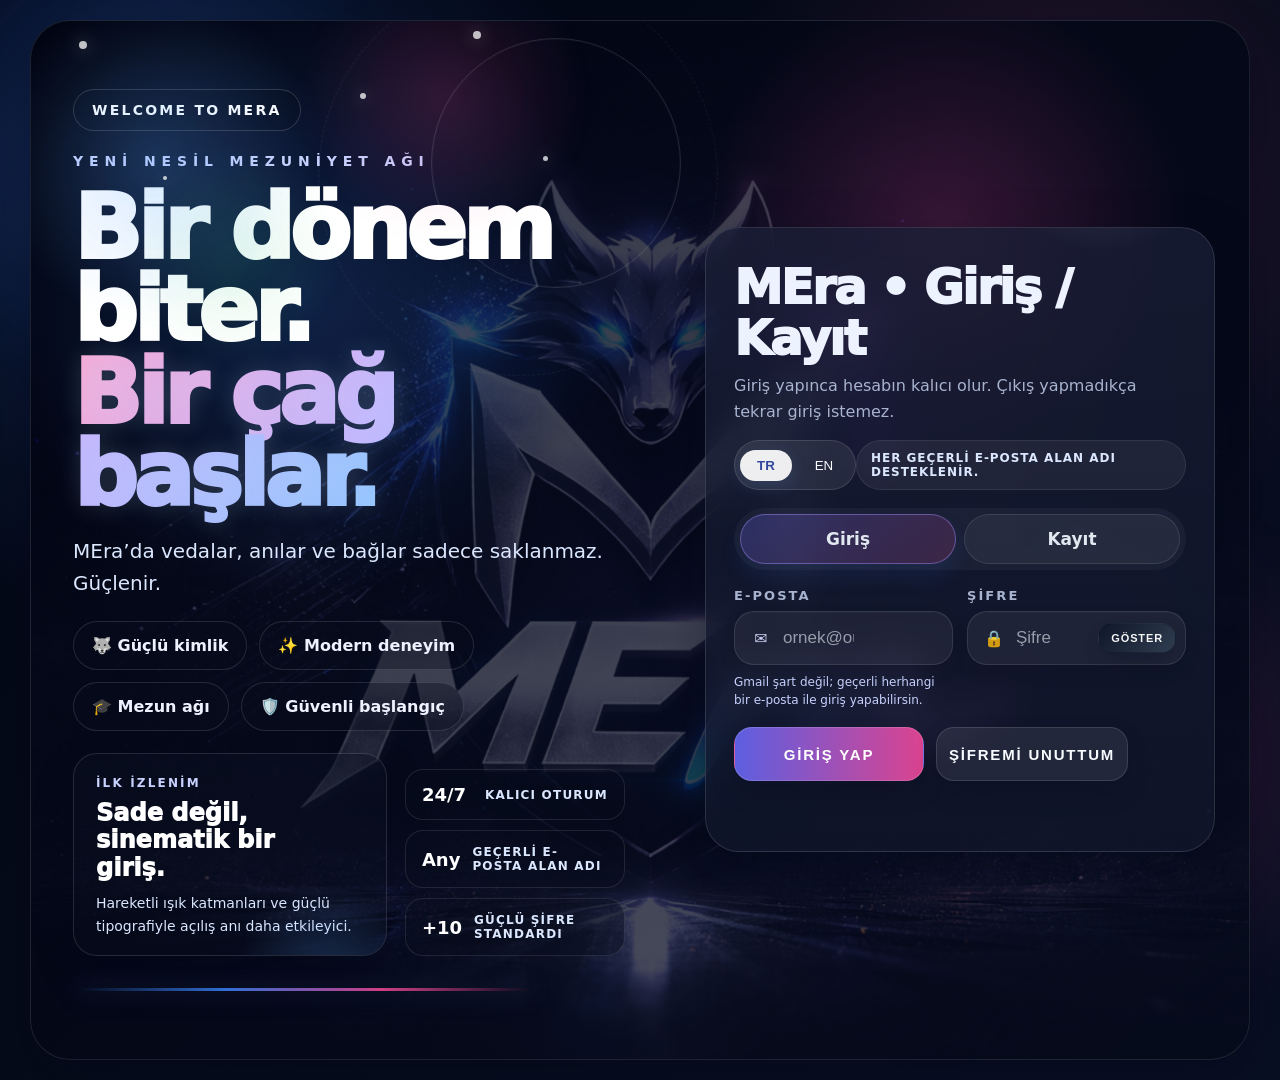
<file: frontend/index.html>
<!doctype html>
<html lang="tr">
<head>
  <meta charset="utf-8"/>
  <meta name="viewport" content="width=device-width, initial-scale=1"/>
  <title>MEra</title>
  <link rel="stylesheet" href="styles.css?v=44"/>
  <style>.langSwitch{display:flex;gap:6px;align-items:center;padding:4px;border:1px solid rgba(148,163,184,.16);border-radius:999px;background:#fff}.langSwitch .btn{padding:8px 12px;border-radius:999px;border:none;background:transparent}.langSwitch .btn.active{background:linear-gradient(135deg,#eff6ff,#f5f3ff);box-shadow:0 6px 18px rgba(96,165,250,.14);color:#1e3a8a;font-weight:800}</style>
</head>
<body>
  <div class="container">
    <div id="topbar" class="topbar hidden">
      <div style="display:flex;align-items:center;gap:10px">
        <button class="btn" id="btnMenu" aria-label="Menü">☰ Menü</button>
        <div class="brand">MEra</div>
      </div>
      <div style="display:flex;gap:10px;align-items:center;flex-wrap:wrap">
        <div class="langSwitch">
          <button class="btn" id="btnLangTR">TR</button>
          <button class="btn" id="btnLangEN">EN</button>
        </div>
        <button class="badge userProfilePill hidden" id="meBadge" type="button" title="Profilime git" aria-label="Profilime git"></button>
        <button class="btn hidden" id="btnAdminPortal">Admin Paneli</button>
        <span class="adminCountdownPill hidden" id="adminCountdownPill"></span>
        <button class="btn danger" id="btnLogout">Çıkış</button>
      </div>
    </div>

    <div id="drawerOverlay" class="drawerOverlay hidden"></div>
    <aside id="drawer" class="drawer simpleDrawer hidden" aria-label="MEra menü">
      <div class="drawerHeader simpleDrawerHeader">
        <div>
          <div class="drawerBrand">MEra</div>
          <div class="simpleMenuSubtitle" data-i18n="welcome">Welcome to MEra.</div>
        </div>
        <button class="btn simpleCloseBtn" id="btnCloseDrawer" aria-label="Kapat">✕</button>
      </div>

      <nav class="simpleMenuList" aria-label="Ana menü">
        <button type="button" class="drawerItem simpleMenuItem" id="btnHome" data-view="dashboard"><span class="simpleMenuIcon">🏠</span><span><strong class="js-label">Ana Sayfa</strong><small>Özet, hızlı kartlar ve akış</small></span></button>
        <button type="button" class="drawerItem simpleMenuItem" id="btnDirectory" data-view="directory"><span class="simpleMenuIcon">🎓</span><span><strong class="js-label">Öğrenci Rehberi</strong><small>Mezunları ve profilleri keşfet</small></span></button>
        <button type="button" class="drawerItem simpleMenuItem" id="btnMyProfile" data-view="profile"><span class="simpleMenuIcon">👤</span><span><strong class="js-label">Profilim</strong><small>Fotoğraf, bilgi ve anılarım</small></span></button>
        <button type="button" class="drawerItem simpleMenuItem" id="btnPet" data-view="pet"><span class="simpleMenuIcon">🐣</span><span><strong class="js-label">Avatarlar</strong><small>Kendi veya ortak avatarını büyüt</small></span></button>
        <button type="button" class="drawerItem simpleMenuItem" id="btnLegacy" data-view="legacy"><span class="simpleMenuIcon">💬</span><span><strong class="js-label">Topluluk</strong><small>Sohbet, anket ve gündem</small></span></button>
        <button type="button" class="drawerItem simpleMenuItem" id="btnGossip" data-view="gossip"><span class="simpleMenuIcon">🔥</span><span><strong class="js-label">Dedikodu</strong><small>Anonim ve trend paylaşımlar</small></span></button>
        <button type="button" class="drawerItem simpleMenuItem" id="btnDM" data-view="dm"><span class="simpleMenuIcon">✉️</span><span><strong class="js-label">Mesajlar</strong><small>Özel sohbetler ve gruplar</small></span></button>
        <button type="button" class="drawerItem simpleMenuItem" id="btnMeet" data-view="meet"><span class="simpleMenuIcon">🤝</span><span><strong class="js-label">MEra Meet</strong><small>Buluşma ve bağlantı alanı</small></span></button>
        <button type="button" class="drawerItem simpleMenuItem" id="btnNova" data-view="nova"><span class="simpleMenuIcon">⚡</span><span><strong class="js-label">MEra Nova</strong><small>Keşif ve yeni akışlar</small></span></button>
        <button type="button" class="drawerItem simpleMenuItem" id="btnScene" data-view="scene"><span class="simpleMenuIcon">🎬</span><span><strong class="js-label">MEra Scene</strong><small>İçerik ve sahne paylaşımları</small></span></button>
        <button type="button" class="drawerItem simpleMenuItem" id="btnStyle" data-view="style"><span class="simpleMenuIcon">✨</span><span><strong class="js-label">MEra Style</strong><small>Kombinler ve fırsatlar</small></span></button>
        <button type="button" class="drawerItem simpleMenuItem" id="btnBlast" data-view="blast"><span class="simpleMenuIcon">🧩</span><span><strong class="js-label">MEra Blast</strong><small>Mini oyun, okul ve Türkiye sıralaması</small></span></button>
        <button type="button" class="drawerItem simpleMenuItem" id="btnAbout" data-view="about"><span class="simpleMenuIcon">🧭</span><span><strong class="js-label">Hakkında</strong><small>MEra fikri ve manifesto</small></span></button>
      </nav>

      <div class="drawerFooter muted small simpleDrawerFooter" data-i18n="welcome">Welcome to MEra.</div>
    </aside>

    <div id="authView" class="card authShell">
      <div class="authHero">
        <div class="authVisualBackdrop">
          <span class="authGlow authGlowA"></span>
          <span class="authGlow authGlowB"></span>
          <span class="authGlow authGlowC"></span>
          <div class="authOrbitalRing authOrbitalRingA"></div>
          <div class="authOrbitalRing authOrbitalRingB"></div>
          <div class="authParticleField" aria-hidden="true">
            <span></span><span></span><span></span><span></span><span></span><span></span>
          </div>
        </div>
        <div class="authEyebrow" data-i18n="authEyebrow">WELCOME TO MERA</div>
        <div class="authKicker" data-i18n="authKicker">YENİ NESİL MEZUNİYET AĞI</div>
        <div class="authDisplay">
          <span data-i18n="authLine1">Bir dönem</span><br/>
          <span data-i18n="authLine2">biter.</span><br/>
          <span class="authDisplayAccent" data-i18n="authLine3">Bir çağ başlar.</span>
        </div>
        <p class="authLead muted" id="authHeroLead" data-i18n="authHeroLead">MEra’da vedalar, anılar ve bağlar sadece saklanmaz. Güçlenir.</p>
        <div class="authFeatureList">
          <span class="authChip" data-i18n="authChipIdentity">🐺 Güçlü kimlik</span>
          <span class="authChip" data-i18n="authChipModern">✨ Modern deneyim</span>
          <span class="authChip" data-i18n="authChipNetwork">🎓 Mezun ağı</span>
          <span class="authChip" data-i18n="authChipSecurity">🛡️ Güvenli başlangıç</span>
        </div>
        <div class="authHeroStats">
          <article class="authFloatCard authFloatCardMain cardHoverLift">
            <small data-i18n="authStatCardTitle">İlk izlenim</small>
            <strong data-i18n="authStatCardBody">Sade değil, sinematik bir giriş.</strong>
            <p data-i18n="authStatCardHint">Hareketli ışık katmanları ve güçlü tipografiyle açılış anı daha etkileyici.</p>
          </article>
          <div class="authMetricRail">
            <div class="authMetricChip"><b data-i18n="authMetric1Value">24/7</b><span data-i18n="authMetric1Label">kalıcı oturum</span></div>
            <div class="authMetricChip"><b data-i18n="authMetric2Value">Any</b><span data-i18n="authMetric2Label">geçerli e-posta alan adı</span></div>
            <div class="authMetricChip"><b data-i18n="authMetric3Value">+10</b><span data-i18n="authMetric3Label">güçlü şifre standardı</span></div>
          </div>
        </div>
        <div class="authUnderline"></div>
      </div>

      <div class="authPanel">
        <div class="authPanelGlow"></div>
        <h2 data-i18n="authTitle">MEra • Giriş / Kayıt</h2>
        <div class="authSub muted" id="authIntro" data-i18n="authIntro">Giriş yapınca hesabın kalıcı olur. Çıkış yapmadıkça tekrar giriş istemez.</div>

        <div class="authTools">
          <div class="langSwitch authLangSwitch">
            <button class="btn" id="btnLangTRAuth">TR</button>
            <button class="btn" id="btnLangENAuth">EN</button>
          </div>
          <div class="authMiniNote" data-i18n="authAnyDomainNote">Her geçerli e-posta alan adı desteklenir.</div>
        </div>

        <div class="tabs authTabs">
          <div class="tab active" id="tabLogin" data-i18n="login">Giriş</div>
          <div class="tab" id="tabRegister" data-i18n="register">Kayıt</div>
        </div>

        <div id="loginPanel" class="authFormPanel">
          <div class="authFormGrid">
            <div class="authField">
              <label class="small muted fieldLabel" data-i18n="email">E-posta</label>
              <div class="inputWrap">
                <span class="inputIcon">✉</span>
                <input class="input" id="loginEmail" autocomplete="email" data-i18n-placeholder="authEmailPlaceholder" placeholder="ornek@outlook.com"/>
              </div>
              <div class="authInputHint" data-i18n="authLoginHint">Gmail şart değil; geçerli herhangi bir e-posta ile giriş yapabilirsin.</div>
            </div>
            <div class="authField">
              <label class="small muted fieldLabel" data-i18n="password">Şifre</label>
              <div class="inputWrap">
                <span class="inputIcon">🔒</span>
                <input class="input" id="loginPass" type="password" autocomplete="current-password" data-i18n-placeholder="password" placeholder="••••••••"/>
                <button class="authToggleBtn" type="button" data-toggle-password="loginPass" data-i18n="showPassword">Göster</button>
              </div>
              <div class="authInputHint" id="capsLockHint"></div>
            </div>
          </div>
          <div class="authActions">
            <button class="btn primary" id="btnLogin" data-i18n="loginBtn">Giriş Yap</button>
            <button class="btn ghost" id="btnForgot" data-i18n="forgot">Şifremi Unuttum</button>
          </div>
          <span class="muted authStatus" id="authMsg"></span>
        </div>

        <div id="registerPanel" class="hidden authFormPanel">
          <div class="authFormGrid">
            <div class="authField">
              <label class="small muted fieldLabel" data-i18n="fullName">Ad Soyad</label>
              <div class="inputWrap">
                <span class="inputIcon">👤</span>
                <input class="input" id="regName" autocomplete="name" data-i18n-placeholder="fullName"/>
              </div>
            </div>
            <div class="authField">
              <label class="small muted fieldLabel" data-i18n="email">E-posta</label>
              <div class="inputWrap">
                <span class="inputIcon">✉</span>
                <input class="input" id="regEmail" autocomplete="email" data-i18n-placeholder="authEmailPlaceholder" placeholder="ornek@outlook.com"/>
              </div>
              <div class="authInputHint" data-i18n="authEmailAnyHint">@gmail zorunlu değil. Outlook, Hotmail, okul veya kurumsal adresler kullanılabilir.</div>
            </div>
            <div class="authField">
              <label class="small muted fieldLabel" data-i18n="password">Şifre</label>
              <div class="inputWrap">
                <span class="inputIcon">🔐</span>
                <input class="input" id="regPass" type="password" autocomplete="new-password" data-i18n-placeholder="password"/>
                <button class="authToggleBtn" type="button" data-toggle-password="regPass" data-i18n="showPassword">Göster</button>
              </div>
            </div>
            <div class="authField">
              <label class="small muted fieldLabel" data-i18n="confirmPassword">Şifre Tekrar</label>
              <div class="inputWrap">
                <span class="inputIcon">✅</span>
                <input class="input" id="regPassConfirm" type="password" autocomplete="new-password" data-i18n-placeholder="confirmPassword"/>
                <button class="authToggleBtn" type="button" data-toggle-password="regPassConfirm" data-i18n="showPassword">Göster</button>
              </div>
            </div>
            <div class="authField">
              <label class="small muted fieldLabel" data-i18n="school">Okul</label>
              <div class="inputWrap">
                <span class="inputIcon">🏫</span>
                <input class="input" id="regSchool" autocomplete="organization" data-i18n-placeholder="authSchoolPlaceholder" placeholder="Örn: Kartal Anadolu Lisesi"/>
              </div>
              <div class="authInputHint" data-i18n="authSchoolHint">Sadece “lise”, “kolej”, “ortaokul”, “üniversite” gibi genel türler kabul edilmez; okulun tam adını yaz.</div>
            </div>
            <div class="authField">
              <label class="small muted fieldLabel" data-i18n="classLabel">Sınıf / Şube</label>
              <div class="inputWrap">
                <span class="inputIcon">🏷️</span>
                <input class="input" id="regClass" data-i18n-placeholder="classPlaceholder" placeholder="Örn: 12A"/>
              </div>
            </div>
            <div class="authField">
              <label class="small muted fieldLabel" data-i18n="gradYear">Mezuniyet Yılı (1995 - bu yıl)</label>
              <div class="inputWrap">
                <span class="inputIcon">🎓</span>
                <input class="input" id="regYear" inputmode="numeric" data-i18n-placeholder="gradYearExample" placeholder="örn: 2026"/>
              </div>
            </div>
          </div>
          <div class="authSecurityCard">
            <div class="authSecurityHead">
              <div>
                <div class="authSecurityEyebrow" data-i18n="authSecurityEyebrow">Şifre Güvenliği</div>
                <h3 data-i18n="authSecurityTitle">Kolay şifreler artık engelleniyor</h3>
              </div>
              <span class="authStrengthBadge" id="regStrengthLabel" data-i18n="passwordStrengthWaiting">Kontrol bekleniyor</span>
            </div>
            <div class="authStrengthBar"><span id="regStrengthBar"></span></div>
            <div class="authRuleGrid" id="regPasswordRules">
              <div class="authRule" data-rule="length" data-i18n="passwordRuleLength">En az 10 karakter</div>
              <div class="authRule" data-rule="case" data-i18n="passwordRuleCase">Büyük + küçük harf</div>
              <div class="authRule" data-rule="number" data-i18n="passwordRuleNumber">En az 1 rakam</div>
              <div class="authRule" data-rule="special" data-i18n="passwordRuleSpecial">En az 1 özel karakter</div>
              <div class="authRule" data-rule="match" data-i18n="passwordRuleMatch">İki şifre aynı olmalı</div>
              <div class="authRule" data-rule="common" data-i18n="passwordRuleCommon">Çok kolay veya tahmin edilir olmamalı</div>
            </div>
          </div>
          <div class="authActions">
            <button class="btn primary" id="btnRegister" data-i18n="registerBtn">Kayıt Ol</button>
          </div>
          <span class="muted authStatus" id="regMsg"></span>
        </div>
      </div>
    </div>

    <div id="appView" class="hidden">
      <div class="grid">
        <div class="card hidden" id="dashboardCard">
          <div class="dashboardShell">
            <div class="dashboardHero cardHoverLift" id="dashboardHero">
              <div class="dashboardHeroMain">
                <div class="dashboardHeroAvatar" id="dashboardHeroAvatar"></div>
                <div>
                  <div class="dashboardEyebrow" data-i18n="homeEyebrow">MEra ana alanı</div>
                  <h2 id="dashboardGreeting" data-i18n="homeGreetingFallback">Hoş geldin.</h2>
                  <p class="muted" id="dashboardStatusText" data-i18n="homeStatusFallback">Bugün burada neler oluyor, tek bakışta gör.</p>
                  <div class="dashboardHeroMeta" id="dashboardHeroMeta"></div>
                </div>
              </div>
              <div class="dashboardHeroStats" id="dashboardHeroStats">
                <div class="dashboardHeroStat"><span data-i18n="homeMiniStreak">Seri</span><b id="homeStatStreak">0</b></div>
                <div class="dashboardHeroStat pulseBadge"><span data-i18n="homeMiniAlerts">Yeni</span><b id="homeStatAlerts">0</b></div>
                <div class="dashboardHeroStat"><span data-i18n="homeMiniOrbit">Orbit</span><b id="homeStatOrbit">0</b></div>
              </div>
            </div>

            <div class="dashboardGrid">
              <div class="dashboardColumn dashboardColumnMain">
                <section class="dashboardPanel cardHoverLift" id="dashboardAgendaPanel">
                  <div class="dashboardPanelHead">
                    <div>
                      <div class="dashboardPanelEyebrow" data-i18n="homeAgendaEyebrow">Günün akışı</div>
                      <h3 data-i18n="homeAgendaTitle">Gündem kartı</h3>
                    </div>
                    <span class="miniBadge glowDot" id="dashboardAgendaBadge">LIVE</span>
                  </div>
                  <div id="dashboardAgenda"></div>
                </section>

                <section class="dashboardPanel cardHoverLift" id="dashboardQuickPanel">
                  <div class="dashboardPanelHead">
                    <div>
                      <div class="dashboardPanelEyebrow" data-i18n="homeQuickEyebrow">Hızlı geçiş</div>
                      <h3 data-i18n="homeQuickTitle">Premium kısayollar</h3>
                    </div>
                  </div>
                  <div class="dashboardQuickGrid" id="dashboardQuickLinks"></div>
                </section>

                <section class="dashboardPanel cardHoverLift dashboardDealPanel" id="dashboardDealsPanel">
                  <div class="dashboardPanelHead">
                    <div>
                      <div class="dashboardPanelEyebrow" data-i18n="homeDealsEyebrow">En iyi indirimler</div>
                      <h3 data-i18n="homeDealsTitle">Fiyatına oranla en iyi 5 ürün</h3>
                    </div>
                  </div>
                  <div id="dashboardBestDeals"></div>
                </section>

                <section class="dashboardPanel cardHoverLift" id="dashboardSuggestPanel">
                  <div class="dashboardPanelHead">
                    <div>
                      <div class="dashboardPanelEyebrow" data-i18n="homeSuggestEyebrow">Sana uygun</div>
                      <h3 data-i18n="homeSuggestTitle">Akıllı öneriler</h3>
                    </div>
                  </div>
                  <div id="dashboardSuggestions"></div>
                </section>
              </div>

              <div class="dashboardColumn dashboardColumnSide">
                <section class="dashboardPanel cardHoverLift dashboardNotificationsPanel" id="dashboardNotificationsPanel">
                  <div class="dashboardPanelHead">
                    <div>
                      <div class="dashboardPanelEyebrow">Bildirimler</div>
                      <h3>Gelen ve önceki bildirimler</h3>
                    </div>
                    <button class="btn tiny" id="btnMarkNotificationsRead">Tümünü okundu yap</button>
                  </div>
                  <div id="dashboardNotificationsList"><p class="muted">Bildirimler yükleniyor...</p></div>
                </section>

                <section class="dashboardPanel cardHoverLift" id="dashboardFeedPanel">
                  <div class="dashboardPanelHead">
                    <div>
                      <div class="dashboardPanelEyebrow" data-i18n="homeFeedEyebrow">Arkadaşlarında neler oluyor?</div>
                      <h3 data-i18n="homeFeedTitle">Canlı akış</h3>
                    </div>
                  </div>
                  <div id="dashboardFeed"></div>
                </section>

                <section class="dashboardPanel cardHoverLift dashboardStyleTopPanel" id="dashboardStyleTopPanel">
                  <div class="dashboardPanelHead">
                    <div>
                      <div class="dashboardPanelEyebrow" data-i18n="homeStyleTopEyebrow">Style sıralaması</div>
                      <h3 data-i18n="homeStyleTopTitle">Günün / ayın / yılın kombinleri</h3>
                    </div>
                  </div>
                  <div id="dashboardTopOutfits"></div>
                </section>
              </div>
            </div>
          </div>
        </div>

        <div class="card" id="directoryCard">
          <h2 data-i18n="directoryTitle">Öğrenciler</h2>
          <div class="stats" style="margin-top:10px">
            <div class="stat"><div class="muted small" data-i18n="totalStudents">Toplam Öğrenci</div><div id="statUsers" style="font-size:20px;font-weight:900">-</div></div>
            <div class="stat"><div class="muted small" data-i18n="totalFarewells">Toplam Veda</div><div id="statFarewells" style="font-size:20px;font-weight:900">-</div></div>
            <div class="stat"><div class="muted small" data-i18n="topMessaged">En Çok Mesaj Alan</div><div id="statTop" style="font-size:16px;font-weight:900">-</div></div>
          </div>

          <div class="row" style="margin-top:12px">
            <div>
              <input class="input" id="search" placeholder="İsim veya e-posta ara..."/>
            </div>
            <div class="row" style="grid-template-columns:1fr 1fr">
              <input class="input" id="filterSchool" placeholder="Okul filtresi"/>
              <select id="filterYear" class="input">
                <option value="">Mezuniyet (hepsi)</option>
              </select>
            </div>
          </div>

          <div class="userList" id="userList"></div>
          <div class="muted" id="appMsg" style="margin-top:10px"></div>
        </div>

        <div class="card" id="profileCard">
          <h2 data-i18n="selectedProfileTitle">Seçili Profil</h2>
          <p class="muted" data-i18n="selectedProfileHint">Bir öğrenci seçince profil burada açılır.</p>
        </div>

        <div class="card hidden" id="profilePage">
          <div style="display:flex;justify-content:space-between;gap:10px;align-items:center;flex-wrap:wrap">
            <button class="btn" id="btnBack" data-i18n="backArrow">← Geri</button>
            <div style="display:flex;gap:8px;align-items:center;flex-wrap:wrap">
              <span class="badge" id="viewsBadge">👁 0</span>
              <button class="btn" id="btnViewers"><span data-i18n="whoViewed">Kim baktı?</span> <span class="small muted" data-i18n="viewersPrivate">🔒 Sadece sen görürsün</span></button>
            </div>
          </div>
          <div id="profileHeader" style="margin-top:10px"></div>

          <div class="tabs" id="profileTabs">
            <div class="tab active" id="tabProfile" data-i18n="profileTab">Profil</div>
            <div class="tab" id="tabInbox" data-i18n="inboxTab">Gelen Vedalar</div>
            <div class="tab" id="tabFarewells" data-i18n="farewellsTab">Vedalar</div>
            <div class="tab" id="tabSent" data-i18n="sentTab">Gönderdiğim</div>
          </div>

          <div id="panelProfile" style="margin-top:10px"></div>
          <div id="panelInbox" class="hidden" style="margin-top:10px"></div>
          <div id="panelFarewells" class="hidden" style="margin-top:10px"></div>
          <div id="panelSent" class="hidden" style="margin-top:10px"></div>
        </div>

        <div class="card hidden petCard" id="petCard">
          <div class="petHeroClean">
            <div>
              <div class="dashboardPanelEyebrow">MEra Avatar</div>
              <h2>Avatarlarım</h2>
              <p class="muted">Bir tane kendi avatarını büyüt; takip ettiğin arkadaşının avatarıyla arkadaş yap, barıştır, sev ve zamanla civcivden tavuğa dönüştür.</p>
            </div>
            <button class="btn" id="btnBackPet">← Geri</button>
          </div>

          <div class="petCleanGrid">
            <section class="petLeftStack">
              <div class="profileSection petCreateBox" id="petCreatePanel">
                <div class="profileSectionTitle">Kendi Avatarını Oluştur</div>
                <div class="petCreateLine">
                  <div class="profileField"><label class="small muted">Avatar adı</label><input class="input" id="petNameInput" maxlength="40" placeholder="Örn: Pofuduk"/></div>
                  <div class="profileField"><label class="small muted">Renk</label><select class="input" id="petColorSelect"><option value="violet">Mor</option><option value="blue">Mavi</option><option value="green">Yeşil</option><option value="rose">Pembe</option><option value="amber">Sarı</option></select></div>
                  <button class="btn primary" id="btnCreatePet">Avatarı Oluştur</button>
                </div>
                <span class="muted" id="petMsg"></span>
                <input type="hidden" id="petTypeSelect" value="solo"/><select class="hidden" id="petPartnerSelect"><option value=""></option></select>
              </div>

              <div class="petToolbar"><button class="btn" id="btnRefreshPets">Yenile</button><span class="muted small">Bir kullanıcı yalnızca 1 kendi avatarına sahip olur. Arkadaşlık sistemi ayrı çalışır.</span></div>
              <div id="petList" class="petSoloArea"><div class="muted">Avatar yükleniyor...</div></div>
              <div id="petFriendships" class="petFriendshipArea"></div>
            </section>

            <aside class="petSidePanel petSidePanelClean">
              <div class="petSideMascot">🐣</div>
              <h3>Avatar Bahçesi</h3>
              <p>Civciv büyüdükçe piliç, tavuk ve yumurtalı aile haline gelir. Sevgi ve bakım XP kazandırır.</p>
              <div class="petFriendMaker">
                <b>Arkadaş yap</b>
                <span class="muted small">Takip ettiğin birinin avatarını seç; ara sıra tartışırlarsa iki arkadaş beraber barıştırır.</span>
                <select class="input" id="petFriendSelect"><option value="">Arkadaş avatarı seç</option></select>
                <button class="btn primary" id="btnMakePetFriend">Arkadaş Yap</button>
                <span class="muted small" id="petFriendMsg"></span>
              </div>
              <div class="petFarmSummaryBox"><b>Çiftlik özeti</b><div id="petFarmStatsBox" class="petFarmStats"><div><b>-</b><span>Toplam canlı</span></div><div><b>-</b><span>Yumurta</span></div></div></div>
              <div class="petMiniQuest"><b>Bugünün mini görevleri</b><span>🍽️ 1 kez besle</span><span>🤲 Avatarını sev</span><span>🥚 Yumurtaları kontrol et</span><span>🩹 Özel civciv varsa nazik davran</span></div>
              <div class="petTipBox"><b>Avatar yaşı</b><span id="petAgeClockHint">Avatar takvimi: 1 gerçek saat = 1 avatar günü, 12 avatar günü = 1 ay, 12 ay = 1 yaş.</span></div>
              <div class="petTipBox"><b>Çiftlik mantığı</b><span>Tavuk büyüyünce küçülmez. Yumurtaları severek çatlatırsın; çıkan yeni civcivler kendi özellikleriyle çiftliğe eklenir.</span></div>
            </aside>
          </div>
        </div>

        <div class="card hidden" id="legacyCard">
          <div style="display:flex;justify-content:space-between;gap:10px;align-items:center;flex-wrap:wrap">
            <h2 style="margin:0" data-i18n="legacyTitle">Eski Toprak</h2>
            <button class="btn" id="btnBackLegacy" data-i18n="backStudents">← Öğrenciler</button>
          </div>
          <p class="muted" data-i18n="legacyDesc">Mezunlardan yardım ve tavsiye alabileceğin sohbet + anket alanı.</p>

          <div class="card" style="padding:10px">
            <div class="muted small" data-i18n="chatLabel">Sohbet</div>
            <div id="legacyChat"></div>
            <div style="display:flex;gap:8px;margin-top:8px">
              <input class="input" id="legacyInput" data-i18n-placeholder="legacyInput" placeholder="Mesaj yaz... (Enter)"/>
              <button class="btn primary" id="btnLegacySend" data-i18n="send">Gönder</button>
            </div>
            <div class="muted" id="legacyMsg" style="margin-top:8px"></div>
          </div>

          <div class="card" style="padding:10px;margin-top:10px">
            <div class="muted small" data-i18n="openPoll">Anket Aç</div>
            <input class="input" id="pollQ" data-i18n-placeholder="pollQuestion" placeholder="Anket sorusu"/>
            <div class="row" style="margin-top:8px">
              <input class="input" id="pollO1" data-i18n-placeholder="option1" placeholder="Seçenek 1"/>
              <input class="input" id="pollO2" data-i18n-placeholder="option2" placeholder="Seçenek 2"/>
            </div>
            <div class="row" style="margin-top:8px">
              <input class="input" id="pollO3" data-i18n-placeholder="option3" placeholder="Seçenek 3 (opsiyonel)"/>
              <input class="input" id="pollO4" data-i18n-placeholder="option4" placeholder="Seçenek 4 (opsiyonel)"/>
            </div>
            <div style="margin-top:8px;display:flex;gap:10px;align-items:center">
              <button class="btn primary" id="btnCreatePoll" data-i18n="publishPoll">Anketi Yayınla</button>
              <span class="muted" id="pollMsg"></span>
            </div>
          </div>

          <div class="card" style="padding:10px;margin-top:10px">
            <div class="muted small" data-i18n="pollsTitle">Anketler</div>
            <div id="pollList"></div>
          </div>
        </div>


        <div class="card hidden" id="meetCard">
          <div style="display:flex;justify-content:space-between;gap:10px;align-items:center;flex-wrap:wrap">
            <h2 style="margin:0" data-i18n="meetTitle">MEra Orbit</h2>
            <button class="btn" id="btnBackMeet" data-i18n="backStudents">← Öğrenciler</button>
          </div>
          <p class="muted" data-i18n="meetDesc">Kahve planı kur, halı saha ekibini tamamla ve ilgini çeken ilanları kaydet.</p>

          <div class="profileTabsMini" id="meetTabs">
            <button class="profileMiniTab active" id="tabMeetCoffee" data-i18n="meetCoffee">☕ Kahve</button>
            <button class="profileMiniTab" id="tabMeetPitch" data-i18n="meetPitch">⚽ Halı Saha</button>
          </div>

          <div class="meetGrid">
            <div class="profileSection">
              <div class="profileSectionTitle" data-i18n="meetCreateTitle">Yeni ilan oluştur</div>
              <div class="profileFormGrid">
                <div class="profileField"><label class="small muted" data-i18n="meetListingTitle">Başlık</label><input class="input" id="meetTitleInput" data-i18n-placeholder="meetListingTitlePh" placeholder="Örn: Kadıköy kahve planı"/></div>
                <div class="profileField"><label class="small muted" data-i18n="meetProvince">İl</label><input class="input" id="meetProvinceInput" data-i18n-placeholder="meetProvincePh" placeholder="Örn: İstanbul"/></div>
                <div class="profileField"><label class="small muted" data-i18n="meetDistrict">İlçe / Semt</label><input class="input" id="meetDistrictInput" data-i18n-placeholder="meetDistrictPh" placeholder="Örn: Kadıköy"/></div>
                <div class="profileField">
                  <label class="small muted" data-i18n="meetDateLabel">Tarih</label>
                  <div class="meetDateRow">
                    <input class="input" id="meetDateInput" type="datetime-local"/>
                    <button class="btn" id="btnConfirmMeetDate" type="button" data-i18n="meetConfirmDate">Tarihi Onayla</button>
                  </div>
                  <div class="small muted meetDatePreview" id="meetDatePreview" data-i18n="meetDateNotConfirmed">Tarih seçildiğinde burada görünecek.</div>
                </div>
                <div class="profileField"><label class="small muted" data-i18n="meetGender">Katılımcı cinsiyeti</label><select class="input" id="meetGenderInput"><option value="any" data-i18n="meetGenderAny">Farketmez</option><option value="female" data-i18n="meetGenderFemale">Kadın</option><option value="male" data-i18n="meetGenderMale">Erkek</option><option value="mixed" data-i18n="meetGenderMixed">Karma</option></select></div>
                <div class="profileField"><label class="small muted" data-i18n="meetAge">Ortalama yaş</label><input class="input" id="meetAgeInput" type="number" min="10" max="99" data-i18n-placeholder="meetAgePh" placeholder="Örn: 20"/></div>
                <div class="profileField"><label class="small muted" data-i18n="meetDuration">İlan süresi</label><div class="meetDurationRow"><input class="input" id="meetDurationValue" type="number" min="1" max="30" value="3"/><select class="input" id="meetDurationUnit"><option value="days" data-i18n="meetDurationDays">Gün</option><option value="hours" data-i18n="meetDurationHours">Saat</option></select></div><div class="small muted" data-i18n="meetDurationHint">İlan bu sürenin sonunda otomatik kapanır.</div></div>
                <div class="profileField"><label class="small muted" data-i18n="meetPhoto">İlan fotoğrafı</label><input class="input" id="meetPhotoInput" type="file" accept="image/*"/><div class="small muted" style="margin-top:6px" data-i18n="meetPhotoHint">İstersen profil fotoğrafından farklı bir fotoğraf ekleyebilirsin.</div></div>
                <div class="profileField" id="meetNeedWrap"><label class="small muted" data-i18n="meetNeedCount">Gereken kişi</label><input class="input" id="meetNeedInput" type="number" min="1" max="30" data-i18n-placeholder="meetNeedCountPh" placeholder="Kaç kişi eksik?"/></div>
                <div class="profileField profileFieldWide"><label class="small muted" data-i18n="meetNote">Not</label><textarea class="input" id="meetNoteInput" data-i18n-placeholder="meetNotePh" placeholder="Saat, semt veya detay yazabilirsin"></textarea></div>
              </div>
              <div class="profileInlineActions">
                <button class="btn primary" id="btnCreateMeetup" data-i18n="meetPublish">İlanı Yayınla</button>
                <button class="btn hidden" id="btnCancelMeetEdit" type="button" data-i18n="cancel">Vazgeç</button>
                <span class="muted" id="meetMsg"></span>
              </div>
            </div>

            <div class="profileSection">
              <div class="profileSectionTitle" data-i18n="meetOpenListings">Açık ilanlar</div>
              <div class="profileTabsMini meetModeTabs">
                <button class="profileMiniTab active" id="tabMeetOpen" data-i18n="meetOpen">Açık İlanlar</button>
                <button class="profileMiniTab" id="tabMeetSaved" data-i18n="meetSaved">Kaydettiklerim</button>
              </div>
              <div class="profileInlineActions" style="justify-content:flex-start">
                <input class="input meetFilterInput" id="meetFilterProvince" data-i18n-placeholder="meetFilterProvince" placeholder="İle göre filtrele"/>
                <button class="btn" id="btnMeetRefresh" data-i18n="refresh">Yenile</button>
              </div>
              <div id="meetList" class="meetList"></div>

              <div class="meetOwnerPanels">
                <div class="profileSection meetPanelCard">
                  <div class="profileSectionTitle" data-i18n="meetRequestsTitle">İstek Kutusu</div>
                  <div class="muted small" data-i18n="meetRequestsDesc">İlanlarına gelmek isteyenleri buradan seçebilirsin.</div>
                  <div id="meetRequestsBox" class="meetPanelList"></div>
                </div>
                <div class="profileSection meetPanelCard">
                  <div class="profileSectionTitle" data-i18n="meetAcceptedTitle">Katılanlar</div>
                  <div class="muted small" data-i18n="meetAcceptedDesc">Onayladığın kişiler burada görünür.</div>
                  <div id="meetAttendeesBox" class="meetPanelList"></div>
                </div>
                <div class="profileSection meetPanelCard">
                  <div class="profileSectionTitle" data-i18n="meetQuestionsTitle">Sorular</div>
                  <div class="muted small" data-i18n="meetQuestionsDesc">İlan sahiplerine gelen sorular burada görünür.</div>
                  <div id="meetQuestionsBox" class="meetPanelList"></div>
                </div>
                <div class="profileSection meetPanelCard">
                  <div class="profileSectionTitle" data-i18n="meetHistoryTitle">Katıldığım Etkinlikler</div>
                  <div class="muted small" data-i18n="meetHistoryDesc">Daha önce katıldığın etkinliklerin kısa geçmişi.</div>
                  <div id="meetHistoryBox" class="meetPanelList"></div>
                </div>
              </div>
            </div>
          </div>
        </div>

        <div class="card hidden" id="novaCard">
          <div style="display:flex;justify-content:space-between;gap:10px;align-items:center;flex-wrap:wrap">
            <div>
              <h2 style="margin:0" data-i18n="novaTitle">MEra Nova</h2>
              <div class="muted small" data-i18n="novaDesc">Zaman kapsülü, dönem haritası, odalar, anı duvarı ve sınıf yıllığı tek yerde.</div>
            </div>
            <button class="btn" id="btnBackNova" data-i18n="backStudents">← Öğrenciler</button>
          </div>

          <div class="profileTabsMini" id="novaTabs" style="margin-top:12px">
            <button class="profileMiniTab active" data-novatab="capsule"><span data-i18n="novaTabCapsule">⏳ Zaman Kapsülü</span></button>
            <button class="profileMiniTab" data-novatab="map"><span data-i18n="novaTabMap">🗺️ Dönem Haritası</span></button>
            <button class="profileMiniTab" data-novatab="rooms"><span data-i18n="novaTabRooms">🫂 Odalar</span></button>
            <button class="profileMiniTab" data-novatab="wall"><span data-i18n="novaTabWall">🧠 Anı Duvarı</span></button>
            <button class="profileMiniTab" data-novatab="yearbook"><span data-i18n="novaTabYearbook">📘 Yıllık</span></button>
          </div>

          <div class="novaPanel" data-novapanel="capsule">
            <div class="novaGrid">
              <div class="profileSection">
                <div class="profileSectionTitle">Yeni kapsül bırak</div>
                <div class="profileFormGrid">
                  <div class="profileField"><label class="small muted">Başlık</label><input class="input" id="capsuleTitle" placeholder="Örn: 5 yıl sonraki bana"/></div>
                  <div class="profileField"><label class="small muted">Açılma tarihi</label><input class="input" id="capsuleOpenAt" type="datetime-local"/></div>
                  <div class="profileField profileFieldWide"><label class="small muted">Not</label><textarea class="input" id="capsuleBody" placeholder="Gelecekteki kendine veya dönemine bir şey bırak..." style="min-height:120px"></textarea></div>
                </div>
                <div class="profileInlineActions">
                  <button class="btn primary" id="btnCreateCapsule">Kapsülü Kaydet</button>
                  <span class="muted" id="capsuleMsg"></span>
                </div>
              </div>
              <div class="profileSection">
                <div class="profileSectionTitle">Kapsüllerim</div>
                <div id="capsuleList" class="novaList"></div>
              </div>
            </div>
          </div>

          <div class="novaPanel hidden" data-novapanel="map">
            <div class="novaGrid">
              <div class="profileSection">
                <div class="profileSectionTitle">Dönem Haritası Filtreleri</div>
                <div class="profileFormGrid">
                  <div class="profileField"><label class="small muted">Okul</label><input class="input" id="mapSchool" data-i18n-placeholder="schoolNamePh" placeholder="Okul adı"/></div>
                  <div class="profileField"><label class="small muted">Mezuniyet yılı</label><input class="input" id="mapGrad" type="number" min="1995" max="2099" data-i18n-placeholder="gradYearExample" placeholder="Örn: 2026"/></div>
                  <div class="profileField"><label class="small muted">Şehir</label><input class="input" id="mapCity" placeholder="İstanbul"/></div>
                  <div class="profileField"><label class="small muted">Durum</label><select class="input" id="mapStage"><option value="">Hepsi</option><option value="university">Üniversiteye geçti</option><option value="internship">Staj arıyor</option><option value="work">İşte</option><option value="circle">Aynı çevrede</option></select></div>
                </div>
                <div class="profileInlineActions">
                  <button class="btn primary" id="btnLoadMap">Haritayı Getir</button>
                  <span class="muted" id="mapMsg"></span>
                </div>
                <div id="mapSummary" class="novaStatRow"></div>
              </div>
              <div class="profileSection">
                <div class="profileSectionTitle">Ağdaki kişiler</div>
                <div id="mapList" class="novaList"></div>
              </div>
            </div>
          </div>

          <div class="novaPanel hidden" data-novapanel="rooms">
            <div class="novaGrid">
              <div class="profileSection">
                <div class="profileSectionTitle">Odalar</div>
                <div class="muted small">Yazılım, staj, müzik veya aynı şehirdeki mezunlarla daha düzenli konuş.</div>
                <div id="roomList" class="roomList" style="margin-top:12px"></div>
              </div>
              <div class="profileSection">
                <div class="profileSectionTitle">Oda akışı</div>
                <div id="roomMeta" class="muted small">Bir oda seç.</div>
                <textarea class="input" id="roomPostInput" placeholder="Odaya kısa bir mesaj bırak..." style="margin-top:12px;min-height:100px"></textarea>
                <div class="profileInlineActions">
                  <button class="btn primary" id="btnSendRoomPost">Paylaş</button>
                  <button class="btn" id="btnRoomCreateGroup" type="button">Odadan Grup Kur</button>
                  <span class="muted" id="roomMsg"></span>
                </div>
                <div id="roomFeed" class="novaList"></div>
              </div>
            </div>
          </div>

          <div class="novaPanel hidden" data-novapanel="wall">
            <div class="novaGrid">
              <div class="profileSection">
                <div class="profileSectionTitle">Anı bırak</div>
                <div class="profileFormGrid">
                  <div class="profileField"><label class="small muted">Başlık</label><input class="input" id="wallTitle" placeholder="Örn: Mezuniyet günü"/></div>
                  <div class="profileField"><label class="small muted">Kategori</label><select class="input" id="wallCategory"><option value="memory">Toplu fotoğraf</option><option value="event">Okul etkinliği</option><option value="joke">Sınıf içi şaka</option><option value="teacher">Öğretmen sözü</option><option value="graduation">Mezuniyet günü</option></select></div>
                  <div class="profileField profileFieldWide"><label class="small muted">Anı</label><textarea class="input" id="wallBody" placeholder="Bunu neden hatırlamak istiyorsun?" style="min-height:120px"></textarea></div>
                  <div class="profileField"><label class="small muted">Fotoğraf</label><input class="input" id="wallPhoto" type="file" accept="image/*"/></div>
                </div>
                <div class="profileInlineActions">
                  <button class="btn primary" id="btnCreateWallPost">Anıyı Paylaş</button>
                  <span class="muted" id="wallMsg"></span>
                </div>
              </div>
              <div class="profileSection">
                <div class="profileSectionTitle">En çok hatırlananlar</div>
                <div id="wallList" class="novaList"></div>
              </div>
            </div>
          </div>

          <div class="novaPanel hidden" data-novapanel="yearbook">
            <div class="novaGrid">
              <div class="profileSection">
                <div class="profileSectionTitle"> <span data-i18n="yearbookTitle">Sınıf Yıllığı</span> </div>
                <div class="profileFormGrid">
                  <div class="profileField"><label class="small muted"><span data-i18n="schoolLabel">Okul</span></label><input class="input" id="yearbookSchool" data-i18n-placeholder="schoolNamePh" placeholder="Okul adı"/></div>
                  <div class="profileField"><label class="small muted"><span data-i18n="gradYear">Mezuniyet yılı</span></label><input class="input" id="yearbookGrad" type="number" min="1995" max="2099" data-i18n-placeholder="gradYearExample" placeholder="Örn: 2026"/></div>
                </div>
                <div class="profileInlineActions">
                  <button class="btn primary" id="btnLoadYearbook"> <span data-i18n="yearbookLoad">Yıllığı Getir</span> </button>
                  <span class="muted" id="yearbookMsg"></span>
                </div>
                <div id="yearbookSummary" class="novaStatRow"></div>
                <div class="profileSectionTitle" style="margin-top:18px"> <span data-i18n="yearbookPlaylistTitle">Dönem Playlist’i</span> </div>
                <div class="profileFormGrid">
                  <div class="profileField"><label class="small muted"> <span data-i18n="platform">Platform</span> </label><select class="input" id="playlistPlatform"><option value="spotify">Spotify</option><option value="youtube">YouTube</option></select></div>
                  <div class="profileField"><label class="small muted"> <span data-i18n="songLinkLabel">Şarkı linki</span> </label><input class="input" id="playlistUrl" placeholder="https://..."/></div>
                  <div class="profileField profileFieldWide"><label class="small muted"> <span data-i18n="shortNote">Kısa not</span> </label><input class="input" id="playlistNote" data-i18n-placeholder="yearbookSongNotePh" placeholder="Bu şarkı o dönemi neden anlatıyor?"/></div>
                </div>
                <div class="profileInlineActions">
                  <button class="btn" id="btnAddPlaylist"> <span data-i18n="yearbookAddSong">Şarkı Bırak</span> </button>
                  <span class="muted" id="playlistMsg"></span>
                </div>
                <div class="profileSectionTitle" style="margin-top:18px"> <span data-i18n="yearbookQuoteTitle">Dönem / Öğretmen Sözü</span> </div>
                <div class="profileFormGrid">
                  <div class="profileField"><label class="small muted"><span data-i18n="yearbookQuoteType">Söz türü</span></label><select class="input" id="yearbookQuoteType"><option value="period" data-i18n="yearbookQuotePeriod">Dönem sözü</option><option value="teacher" data-i18n="yearbookQuoteTeacher">Öğretmen sözü</option></select></div>
                  <div class="profileField profileFieldWide"><label class="small muted"><span data-i18n="yearbookQuoteBody">Söz</span></label><textarea class="input" id="yearbookQuoteBody" data-i18n-placeholder="yearbookQuotePh" placeholder="Kısa ama hatırlanacak bir söz bırak" style="min-height:88px"></textarea></div>
                </div>
                <div class="profileInlineActions">
                  <button class="btn" id="btnAddYearbookQuote"><span data-i18n="yearbookQuoteAdd">Sözü Bırak</span></button>
                  <span class="muted" id="yearbookQuoteMsg"></span>
                </div>
              </div>
              <div class="profileSection">
                <div class="profileSectionTitle"> <span data-i18n="yearbookFriendsMatches">Dönem arkadaşları ve eşleşmeler</span> </div>
                <div id="yearbookList" class="novaList"></div>
                <div class="profileSectionTitle" style="margin-top:18px"> <span data-i18n="cityPresenceTitle">Bugün Kim Nerede?</span> </div>
                <div id="cityPresenceList" class="novaList"></div>
              </div>
            </div>
          </div>
        </div>

        <div class="card hidden" id="gossipCard">
          <div style="display:flex;align-items:center;justify-content:space-between;gap:10px;flex-wrap:wrap">
            <h2 style="margin:0" data-i18n="gossipTitle">Dedikodu</h2>
            <button class="btn" id="btnBackGossip" data-i18n="back">Geri</button>
          </div>
          <p class="muted" data-i18n="gossipDesc">Öğretmenler/okullar hakkında paylaş. "Sadece Benim Okulum" seçersen, sadece aynı okuldan olanlar görür.</p>

          <div class="row" style="margin-top:10px">
            <textarea class="input" id="gossipText" data-i18n-placeholder="writeSomething" placeholder="Bir şeyler yaz..." style="min-height:90px"></textarea>
          </div>
          <div class="gossipTools" style="display:flex;gap:10px;align-items:center;flex-wrap:wrap;margin-top:8px">
            <select id="gossipVisibility" class="input" style="max-width:240px">
              <option value="global" data-i18n="globalOpt">🌍 Genel</option>
              <option value="school" data-i18n="schoolOnlyOpt">🏫 Sadece Benim Okulum</option>
            </select>
            <select id="gossipCategory" class="input" style="max-width:220px">
              <option value="general">✨ Genel</option>
              <option value="teacher">👩‍🏫 Öğretmen</option>
              <option value="school">🏫 Okul gündemi</option>
              <option value="confession">💬 İtiraf</option>
              <option value="memory">📸 Anı</option>
              <option value="question">❓ Soru</option>
            </select>
            <button class="btn primary" id="btnGossipPost" data-i18n="share">Paylaş</button>
            <span class="muted" id="gossipMsg"></span>
          </div>
          <div class="gossipFilterBar">
            <button class="btn active" data-gossip-mode="all">Hepsi</button>
            <button class="btn" data-gossip-mode="school">Okulum</button>
            <select id="gossipSort" class="input"><option value="new">En yeni</option><option value="popular">Popüler</option></select>
            <select id="gossipFilterCategory" class="input"><option value="all">Tüm konular</option><option value="general">Genel</option><option value="teacher">Öğretmen</option><option value="school">Okul gündemi</option><option value="confession">İtiraf</option><option value="memory">Anı</option><option value="question">Soru</option></select>
          </div>
          <div class="gossipInfoGrid"><div><b>Saygılı paylaşım</b><span>Dedikodu alanı eğlence içindir; hakaret ve kişisel saldırı otomatik sansürlenir.</span></div><div><b>Okul filtresi</b><span>İstersen sadece kendi okulundaki gündemi görebilirsin.</span></div><div><b>Popüler sıralama</b><span>Yorum ve tepki alan paylaşımlar öne çıkar.</span></div></div>

          <div id="gossipList" style="margin-top:12px"></div>
        </div>


        <div class="card hidden" id="styleCard">
          <div class="styleShell">
            <div class="sceneHead styleHead">
              <div>
                <div class="dashboardPanelEyebrow" data-i18n="styleEyebrow">Kombin • indirim • keşif</div>
                <h2 style="margin:0" data-i18n="styleTitle">MEra Style</h2>
                <p class="muted" data-i18n="styleDesc">Kombinini paylaş, ürün indirimi yakala, topluluğa hızlıca haber ver.</p>
              </div>
              <button class="btn" id="btnBackStyle" data-i18n="backStudents">← Öğrenciler</button>
            </div>

            <div class="styleHeroGrid styleHeroGridWide">
              <section class="dashboardPanel styleHighlightPanel">
                <div class="styleFeatureRibbon">
                  <span class="styleFeatureChip" data-i18n="styleHeroChip1">Kombin paylaş</span>
                  <span class="styleFeatureChip" data-i18n="styleHeroChip2">İndirim bildir</span>
                  <span class="styleFeatureChip" data-i18n="styleHeroChip3">Ürünlerini ekle</span>
                </div>
                <div id="styleSummary"></div>
              </section>

              <section class="dashboardPanel styleComposerPanel">
                <div class="dashboardPanelHead">
                  <div>
                    <div class="dashboardPanelEyebrow" data-i18n="styleCreateEyebrow">Yeni paylaşım</div>
                    <h3 data-i18n="styleCreateTitle">Kombin ya da indirim bırak</h3>
                  </div>
                </div>

                <div class="styleSegment" id="styleComposerTabs">
                  <button class="styleSegmentBtn active" data-stylecompose="outfit" data-i18n="styleTabOutfits">Kombinler</button>
                  <button class="styleSegmentBtn" data-stylecompose="deal" data-i18n="styleTabDeals">İndirim Alarmı</button>
                </div>

                <div class="profileFormGrid">
                  <div class="profileField">
                    <label class="small muted" data-i18n="stylePostType">Paylaşım tipi</label>
                    <select class="input" id="stylePostType">
                      <option value="outfit" data-i18n="styleTypeOutfit">Kombin</option>
                      <option value="deal" data-i18n="styleTypeDeal">İndirim</option>
                    </select>
                  </div>
                  <div class="profileField">
                    <label class="small muted" data-i18n="styleCategory">Kategori</label>
                    <select class="input" id="styleCategory">
                      <option value="sneaker" data-i18n="styleCatSneaker">Sneaker</option>
                      <option value="streetwear" data-i18n="styleCatStreetwear">Streetwear</option>
                      <option value="makeup" data-i18n="styleCatMakeup">Makyaj</option>
                      <option value="accessory" data-i18n="styleCatAccessory">Aksesuar</option>
                    </select>
                  </div>
                  <div class="profileField profileFieldWide">
                    <label class="small muted" data-i18n="styleTitleLabel">Başlık</label>
                    <input class="input" id="styleTitleInput" data-i18n-placeholder="styleTitlePh" placeholder="Örn: Günlük gri-beyaz kombin"/>
                  </div>
                  <div class="profileField">
                    <label class="small muted" data-i18n="styleBrandLabel">Marka / mağaza</label>
                    <input class="input" id="styleBrandInput" data-i18n-placeholder="styleBrandPh" placeholder="Örn: Nike / Gratis"/>
                  </div>
                  <div class="profileField">
                    <label class="small muted" data-i18n="stylePriceNow">Yeni fiyat</label>
                    <input class="input" id="stylePriceNow" inputmode="decimal" placeholder="799"/>
                  </div>
                  <div class="profileField">
                    <label class="small muted" data-i18n="stylePriceBefore">Eski fiyat</label>
                    <input class="input" id="stylePriceBefore" inputmode="decimal" placeholder="1199"/>
                  </div>
                  <div class="profileField">
                    <label class="small muted" data-i18n="styleLinkLabel">Link</label>
                    <input class="input" id="styleLinkInput" placeholder="https://..."/>
                  </div>
                  <div class="profileField">
                    <label class="small muted" data-i18n="styleTagsLabel">Etiketler</label>
                    <input class="input" id="styleTagsInput" data-i18n-placeholder="styleTagsPh" placeholder="#dunk #indirim #softglam"/>
                  </div>
                  <div class="profileField profileFieldWide">
                    <label class="small muted" data-i18n="styleBodyLabel">Açıklama</label>
                    <textarea class="input" id="styleBodyInput" data-i18n-placeholder="styleBodyPh" placeholder="Parçaları, uyumu veya indirim bilgisini yaz." style="min-height:110px"></textarea>
                  </div>
                  <div class="profileField profileFieldWide hidden" id="styleDiscountPreviewField">
                    <div id="styleDiscountPreview" class="styleDiscountPreview"></div>
                  </div>
                  <div class="profileField profileFieldWide">
                    <div class="styleItemsHead">
                      <label class="small muted" id="styleItemsLabel" data-i18n="styleItemsLabel">Bu kombindeki ürünler</label>
                      <button type="button" class="btn" id="btnAddStyleItem" data-i18n="styleAddItem">+ Ürün ekle</button>
                    </div>
                    <div id="styleItemsList" class="styleItemsList"></div>
                  </div>
                  <div class="profileField profileFieldWide">
                    <label class="small muted" data-i18n="styleImageLabel">Fotoğraf (opsiyonel)</label>
                    <input class="input" id="styleImageInput" type="file" accept="image/*"/>
                  </div>
                </div>

                <div class="profileInlineActions">
                  <button class="btn primary" id="btnStylePost" data-i18n="stylePublish">Paylaş</button>
                  <span class="muted" id="styleMsg"></span>
                </div>
              </section>

              <section class="dashboardPanel styleAsidePanel">
                <div class="dashboardPanelHead">
                  <div>
                    <div class="dashboardPanelEyebrow" data-i18n="styleDiscoverEyebrow">Keşfet</div>
                    <h3 data-i18n="styleDiscoverTitle">Kolay filtreler ve öne çıkanlar</h3>
                  </div>
                </div>
                <div class="styleGuideCard">
                  <b data-i18n="styleGuideTitle">Burada neler yapabilirsin?</b>
                  <p class="muted" data-i18n="styleGuideBody">Kombin bak, kaydet, beğen, ürün parçalarını gör ve indirimleri mağazaya göre filtrele.</p>
                </div>
                <div>
                  <div class="small muted styleFilterTitle" data-i18n="styleStoreFilterTitle">Mağazaya göre filtrele</div>
                  <div id="styleStoreFilters" class="styleStoreFilters"></div>
                </div>
                <div>
                  <div class="small muted styleFilterTitle" data-i18n="styleCarouselTitle">Öne çıkan kartlar</div>
                  <div id="styleCarousel" class="styleCarousel"></div>
                </div>
              </section>
            </div>

            <section class="dashboardPanel styleFeedPanel">
              <div class="dashboardPanelHead styleFeedHeadWrap">
                <div>
                  <div class="dashboardPanelEyebrow" data-i18n="styleFeedEyebrow">Akış</div>
                  <h3 data-i18n="styleFeedTitle">MEra Style duvarı</h3>
                </div>
                <div class="styleFeedControls">
                  <div class="styleSegment" id="styleFeedTabs">
                    <button class="styleSegmentBtn active" data-stylefilter="all" data-i18n="styleTabAll">Tümü</button>
                    <button class="styleSegmentBtn" data-stylefilter="outfit" data-i18n="styleTabOutfits">Kombinler</button>
                    <button class="styleSegmentBtn" data-stylefilter="deal" data-i18n="styleTabDeals">İndirim Alarmı</button>
                    <button class="styleSegmentBtn" data-stylefilter="saved" data-i18n="styleTabSaved">Favorilerim</button>
                  </div>
                </div>
              </div>
              <div id="styleFeed"></div>
            </section>
          </div>
        </div>

<div class="card hidden" id="blastCard">
          <div class="blastShell">
            <div class="sceneHead blastHead"><div><div class="dashboardPanelEyebrow">MEra Arcade</div><h2 style="margin:0">Mini Oyunlar</h2><p class="muted">Sürükle-bırak puzzle oyunlarını oyna, puanını okul ve Türkiye sıralamasına yazdır. İki oyunda da derece mantığı aynıdır.</p></div><button class="btn" id="btnBackBlast">← Öğrenciler</button></div>
            <div class="arcadeTabs" id="arcadeTabs"><button class="arcadeTab active" data-arcade-game="blast">🧩 MEra Blast</button><button class="arcadeTab" data-arcade-game="m2">🔢 M2 Blocks</button></div>
            <div class="blastGrid arcadeGrid">
              <section class="dashboardPanel blastGamePanel arcadeGamePane active" data-game-panel="blast">
                <div class="blastScoreBar"><div><span class="small muted">Puan</span><b id="blastScore">0</b></div><div><span class="small muted">En iyi</span><b id="blastBest">0</b></div><div class="blastActions"><button class="btn primary" id="btnBlastNew">Yeni Oyun</button><button class="btn blastFinishBtn" id="btnBlastFinish">Oyunu Bitir</button></div></div>
                <div id="blastBoard" class="blastBoard" aria-label="MEra Blast oyun tahtası"></div>
                <div class="small muted blastHint">Parçaları sürükleyip tahtaya bırak. Dolu satır/sütunları patlat, combo yap, sıralamada yüksel.</div>
                <div id="blastPieces" class="blastPieces"></div><div id="blastMsg" class="muted blastMessage"></div>
              </section>
              <section class="dashboardPanel blastGamePanel arcadeGamePane" data-game-panel="m2">
                <div class="blastScoreBar"><div><span class="small muted">Puan</span><b id="m2Score">0</b></div><div><span class="small muted">En iyi</span><b id="m2Best">0</b></div><div class="blastActions"><button class="btn primary" id="btnM2New">Yeni Oyun</button><button class="btn blastFinishBtn" id="btnM2Finish">Oyunu Bitir</button></div></div>
                <div id="m2Board" class="m2Board" aria-label="M2 Blocks oyun tahtası"></div>
                <div class="small muted blastHint">Numaralı blokları tahtaya sürükle. Aynı sayılar yan yana gelince zincirleme birleşir, seviye atlar ve bonus verir.</div>
                <div id="m2Pieces" class="m2Pieces"></div><div id="m2Msg" class="muted blastMessage"></div>
              </section>
              <aside class="dashboardPanel blastRankPanel arcadeRankPanel">
                <div class="dashboardPanelHead"><div><div class="dashboardPanelEyebrow">Sıralama</div><h3 id="arcadeRankTitle">MEra Blast dereceleri</h3></div></div>
                <div class="blastMyRank" id="blastMyRank">Sıralaman yükleniyor...</div>
                <div class="styleSegment blastRankTabs"><button class="styleSegmentBtn active" data-blast-rank="school">Okulum</button><button class="styleSegmentBtn" data-blast-rank="global">Türkiye</button></div>
                <div id="blastLeaderboard" class="blastLeaderboard"></div>
              </aside>
              <aside class="dashboardPanel arcadeInfoPanel">
                <div class="dashboardPanelEyebrow">Oyun alanı</div>
                <h3>Bugünün challenge’ı</h3>
                <div class="arcadeChallenge"><b>🔥 1500+ puan</b><span>Skorunu bitir butonuyla kaydet, okul listesine gir.</span></div>
                <div class="arcadeChallenge"><b>⚡ Combo yap</b><span>Patlama veya birleşme animasyonu ekstra bonus kazandırır.</span></div>
                <div class="arcadeChallenge"><b>🏆 İki ayrı liste</b><span>MEra Blast ve M2 Blocks skorları ayrı ayrı tutulur.</span></div>
              </aside>
            </div>
          </div>
        </div>

        <div class="card hidden" id="sceneCard">
          <div class="sceneShell">
            <div class="sceneHead">
              <div>
                <div class="dashboardPanelEyebrow" data-i18n="sceneEyebrow">Film • dizi • müzik • replik</div>
                <h2 style="margin:0" data-i18n="sceneTitle">MEra Scene</h2>
                <p class="muted" data-i18n="sceneDesc">Seni anlatan sahneyi, karakteri, repliği veya soundtrack’i bırak.</p>
              </div>
              <button class="btn" id="btnBackScene" data-i18n="backStudents">← Öğrenciler</button>
            </div>

            <div class="sceneGrid">
              <section class="dashboardPanel sceneHeroPanel">
                <div class="sceneThemeCard" id="sceneThemeCard"></div>
                <div class="sceneCreateCard">
                  <div class="dashboardPanelHead">
                    <div>
                      <div class="dashboardPanelEyebrow" data-i18n="sceneCreateEyebrow">Yeni bırak</div>
                      <h3 data-i18n="sceneCreateTitle">Scene gönderisi oluştur</h3>
                    </div>
                  </div>
                  <div class="profileFormGrid">
                    <div class="profileField">
                      <label class="small muted" data-i18n="sceneEntryType">Gönderi türü</label>
                      <select class="input" id="sceneEntryType">
                        <option value="scene" data-i18n="sceneTypeScene">Sahne</option>
                        <option value="quote" data-i18n="sceneTypeQuote">Replik</option>
                        <option value="soundtrack" data-i18n="sceneTypeSoundtrack">Soundtrack</option>
                        <option value="character" data-i18n="sceneTypeCharacter">Karakter</option>
                      </select>
                    </div>
                    <div class="profileField">
                      <label class="small muted" data-i18n="sceneMediaKind">Tür</label>
                      <select class="input" id="sceneMediaKind">
                        <option value="film" data-i18n="sceneMediaFilm">Film</option>
                        <option value="series" data-i18n="sceneMediaSeries">Dizi</option>
                        <option value="playlist" data-i18n="sceneMediaPlaylist">Playlist</option>
                      </select>
                    </div>
                    <div class="profileField">
                      <label class="small muted" data-i18n="sceneMediaTitle">Yapım / liste adı</label>
                      <input class="input" id="sceneMediaTitle" data-i18n-placeholder="sceneMediaTitlePh" placeholder="Örn: Interstellar"/>
                    </div>
                    <div class="profileField">
                      <label class="small muted" data-i18n="sceneCharacterLabel">Karakter</label>
                      <input class="input" id="sceneCharacterName" data-i18n-placeholder="sceneCharacterPh" placeholder="Örn: Don Draper"/>
                    </div>
                    <div class="profileField profileFieldWide">
                      <label class="small muted" data-i18n="scenePostTitle">Kısa başlık</label>
                      <input class="input" id="scenePostTitle" data-i18n-placeholder="scenePostTitlePh" placeholder="Beni anlatan sahne"/>
                    </div>
                    <div class="profileField profileFieldWide">
                      <label class="small muted" data-i18n="sceneBody">Metin</label>
                      <textarea class="input" id="sceneBody" data-i18n-placeholder="sceneBodyPh" placeholder="Bu sahne/replik/soundtrack seni neden anlatıyor?" style="min-height:110px"></textarea>
                    </div>
                    <div class="profileField">
                      <label class="small muted" data-i18n="scenePlatformLabel">Platform</label>
                      <select class="input" id="scenePlatform">
                        <option value="" data-i18n="platform">Platform</option>
                        <option value="spotify">Spotify</option>
                        <option value="youtube">YouTube</option>
                      </select>
                    </div>
                    <div class="profileField">
                      <label class="small muted" data-i18n="sceneSoundtrackUrl">Link</label>
                      <input class="input" id="sceneSoundtrackUrl" placeholder="https://..."/>
                    </div>
                  </div>
                  <div class="profileInlineActions">
                    <button class="btn primary" id="btnScenePost" data-i18n="scenePublish">Scene’e bırak</button>
                    <span class="muted" id="sceneMsg"></span>
                  </div>
                </div>
              </section>

              <section class="dashboardPanel">
                <div class="dashboardPanelHead">
                  <div>
                    <div class="dashboardPanelEyebrow" data-i18n="sceneSidebarEyebrow">Topluluk</div>
                    <h3 data-i18n="sceneSidebarTitle">Bu hafta neler öne çıkıyor?</h3>
                  </div>
                </div>
                <div id="sceneSidebar"></div>
              </section>
            </div>

            <section class="dashboardPanel sceneFeedPanel">
              <div class="dashboardPanelHead">
                <div>
                  <div class="dashboardPanelEyebrow" data-i18n="sceneFeedEyebrow">Akış</div>
                  <h3 data-i18n="sceneFeedTitle">MEra Scene duvarı</h3>
                </div>
              </div>
              <div id="sceneFeed"></div>
            </section>
          </div>
        </div>

        <div class="card hidden aboutCard" id="aboutCard">
          <div class="aboutExperience">
            <section class="aboutHero">
              <div class="aboutHeroTop">
                <div>
                  <div class="aboutEyebrow" data-i18n="aboutTitle">MEra – Hakkında</div>
                  <div class="aboutHeroMetaLine" data-i18n="aboutEyebrow">Manifesto • Premium deneyim • Hareket</div>
                </div>
                <button class="btn aboutBackBtn" id="btnBackAbout" data-i18n="backArrow">← Geri</button>
              </div>

              <div class="aboutHeroGrid">
                <div class="aboutHeroMain">
                  <div class="aboutBrandLockup">
                    <div class="aboutBrandTitle">MEra</div>
                    <div class="aboutBrandLead" data-i18n="aboutLead">Bir uygulama değil. Bir çağdır.</div>
                  </div>

                  <h2 class="aboutDisplayTitle">
                    <span data-i18n="aboutHeroLine1">Mezuniyet burada</span>
                    <span class="aboutDisplayAccent" id="aboutWord" data-i18n="aboutWord1">harekete</span>
                    <span data-i18n="aboutHeroLine2">dönüşür.</span>
                  </h2>

                  <p class="aboutSummary" data-i18n="aboutSummary">MEra; vedaları, okul enerjisini, mezuniyet hafızasını ve insanları tek ekranda sadece gösteren değil hissettiren dijital alan.</p>

                  <div class="aboutActionRow">
                    <button class="btn primary" id="btnAboutManifesto" data-i18n="aboutExploreBtn">Manifestoyu keşfet</button>
                    <button class="btn" id="btnAboutFinale" data-i18n="aboutFinaleBtn">Final satırına git</button>
                  </div>

                  <div class="aboutChipRow">
                    <span class="aboutHeroChip" data-i18n="aboutChip1">Sürünün parçası</span>
                    <span class="aboutHeroChip" data-i18n="aboutChip2">Ortak hafıza</span>
                    <span class="aboutHeroChip" data-i18n="aboutChip3">Premium kimlik</span>
                    <span class="aboutHeroChip" data-i18n="aboutChip4">Yeni çağ enerjisi</span>
                  </div>
                </div>

                <aside class="aboutHeroAside aboutTiltCard">
                  <div class="aboutHeroSignal"></div>
                  <div class="aboutStatKicker" data-i18n="aboutAsideEyebrow">MEra hissi</div>
                  <div class="aboutStatMain" data-i18n="aboutMetricMain">Sadece bir profil değil.</div>
                  <p class="aboutStatBody" data-i18n="aboutMetricBody">Aynı yılı, aynı okulu ve aynı duyguyu yaşayan insanları ortak bir hafızada buluşturan dijital alan.</p>
                  <div class="aboutMiniStack">
                    <div class="aboutMiniCard">
                      <small data-i18n="aboutMini1Title">Anılar</small>
                      <strong data-i18n="aboutMini1Body">saklanmaz</strong>
                    </div>
                    <div class="aboutMiniCard">
                      <small data-i18n="aboutMini2Title">Bağlantılar</small>
                      <strong data-i18n="aboutMini2Body">harekete dönüşür</strong>
                    </div>
                    <div class="aboutMiniCard">
                      <small data-i18n="aboutMini3Title">Mezuniyet</small>
                      <strong data-i18n="aboutMini3Body">yaşamaya devam eder</strong>
                    </div>
                  </div>
                </aside>
              </div>
            </section>

            <section class="aboutSection" id="aboutManifesto">
              <div class="aboutSectionHead">
                <div>
                  <div class="aboutSectionEyebrow" data-i18n="aboutManifestoEyebrow">Manifesto</div>
                  <h3 data-i18n="aboutManifestoTitle">MEra’nın kalbi burada atıyor</h3>
                </div>
                <p class="aboutSectionText" data-i18n="aboutManifestoBody">Bu bölüm sadece açıklama değil; markanın ruhunu, sürü hissini ve mezuniyet enerjisini gösteren sahne.</p>
              </div>

              <div class="aboutManifestoGrid">
                <article class="aboutManifestoCard aboutTiltCard" data-about-card>
                  <div class="aboutManifestoIndex">01</div>
                  <div class="aboutManifestoText">
                    <div data-i18n="about1">Her mezun bir sürünün parçasıdır.</div>
                    <div class="aboutManifestoStrong" data-i18n="about2">Aynı dönemi paylaşanlar, aynı geleceğe yürür.</div>
                  </div>
                </article>

                <article class="aboutManifestoCard aboutTiltCard" data-about-card>
                  <div class="aboutManifestoIndex">02</div>
                  <div class="aboutManifestoText">
                    <div data-i18n="about3">Anılar burada saklanmaz.</div>
                    <div class="aboutManifestoStrong" data-i18n="about4">Burada güçlenir.</div>
                  </div>
                </article>

                <article class="aboutManifestoCard aboutTiltCard" data-about-card>
                  <div class="aboutManifestoIndex">03</div>
                  <div class="aboutManifestoText">
                    <div data-i18n="about5">Bağlantılar burada kurulmaz.</div>
                    <div class="aboutManifestoStrong" data-i18n="about6">Burada bir harekete dönüşür.</div>
                  </div>
                </article>

                <article class="aboutManifestoCard aboutTiltCard" data-about-card>
                  <div class="aboutManifestoIndex">04</div>
                  <div class="aboutManifestoText">
                    <div class="aboutManifestoStrong" data-i18n="about7">Bir dönem biter.</div>
                    <div class="aboutManifestoStrong" data-i18n="about8">Bir çağ başlar.</div>
                    <div class="aboutManifestoClosing" data-i18n="aboutFinaleTag">Bu senin dönemin. Bu senin çağın.</div>
                  </div>
                </article>
              </div>
            </section>

            <section class="aboutSection">
              <div class="aboutSectionHead">
                <div>
                  <div class="aboutSectionEyebrow" data-i18n="aboutStageEyebrow">Sahneleme</div>
                  <h3 data-i18n="aboutStageTitle">Giren kişi açıklama değil atmosfer görmeli</h3>
                </div>
              </div>

              <div class="aboutImpactGrid">
                <article class="aboutImpactCard aboutTiltCard">
                  <span class="aboutImpactBadge" data-i18n="aboutImpact1Badge">Kimlik</span>
                  <h4 data-i18n="aboutImpact1Title">MEra ekrana ilk anda karakter verir</h4>
                  <p data-i18n="aboutImpact1Body">Yumuşak glow, premium panel ve hareketli manifesto bloklarıyla bölüm hafızada kalır.</p>
                </article>

                <article class="aboutImpactCard aboutTiltCard">
                  <span class="aboutImpactBadge" data-i18n="aboutImpact2Badge">Duygu</span>
                  <h4 data-i18n="aboutImpact2Title">Sadece bilgi vermez, his bırakır</h4>
                  <p data-i18n="aboutImpact2Body">Mezuniyet, arkadaşlık, anı ve bağ hissi ekrana katman katman yayılır.</p>
                </article>

                <article class="aboutImpactCard aboutTiltCard">
                  <span class="aboutImpactBadge" data-i18n="aboutImpact3Badge">Vurgu</span>
                  <h4 data-i18n="aboutImpact3Title">Her satır bir afiş gücünde görünür</h4>
                  <p data-i18n="aboutImpact3Body">Büyük tipografi, sinematik geçiş ve aktif kart döngüsü wow etkisini büyütür.</p>
                </article>
              </div>
            </section>

            <section class="aboutFinale" id="aboutFinaleSection">
              <div class="aboutFinaleInner">
                <div class="aboutFinaleEyebrow" data-i18n="aboutFinaleEyebrow">Final</div>
                <h3 class="aboutFinaleTitle" data-i18n="welcome">Welcome to MEra.</h3>
                <p class="aboutFinaleBody" data-i18n="aboutFinaleBody">Bu alan; mezuniyet yıllığını, sosyal bağı ve topluluk ruhunu tek bir imzada toplar.</p>
                <div class="aboutFinalePill">
                  <span>MEra</span>
                  <small data-i18n="aboutFinaleTag">Bu senin dönemin. Bu senin çağın.</small>
                </div>
              </div>
            </section>
          </div>
        </div>

        <div class="card hidden" id="dmCard">
          <div class="dmPremiumShell">
            <div class="dmPremiumHead">
              <div>
                <h2 style="margin:0" data-i18n="dmTitle">Özel Mesajlar (DM)</h2>
                <div class="muted small" data-i18n="dmSubtitle">Takipleştiğin kişiler, aktif durum ve daha düzenli sohbet görünümü</div>
              </div>
              <button class="btn" id="btnBackDM" data-i18n="back">Geri</button>
            </div>

            <div class="dmLayout">
              <aside class="dmSidebar">
                <div class="dmSidebarHead">
                  <h3 style="margin:0">Sohbetler</h3>
                  <div class="dmSidebarHeadActions">
                    <button class="btn primary" id="btnCreateDmGroup" type="button">+ Grup</button>
                    <span class="badge">DM</span>
                  </div>
                </div>
                <div id="dmList" class="dmThreadList"></div>
              </aside>
              <section class="dmMain">
                <div class="dmTopBar">
                  <div>
                    <h3 id="dmWith" style="margin:0" data-i18n="chooseChat">Sohbet seç</h3>
                    <div class="dmStatusText muted small" id="dmStatusText"></div>
                  </div>
                  <div class="dmCallActions">
                    <button class="btn tiny" id="btnDmMute" type="button" title="Bu sohbeti sessize al/aç">🔔 Sessize al</button>
                    <button class="btn tiny" id="btnDmAudioCall" type="button" title="Sesli arama">📞 Sesli</button>
                    <button class="btn tiny" id="btnDmVideoCall" type="button" title="Görüntülü konuşma">🎥 Video</button>
                    <span class="dmTypingPill muted small" id="dmTyping" style="min-height:18px"></span>
                  </div>
                </div>
                <div id="dmGroupExtras" class="dmGroupExtras hidden"></div>
                <div class="dmToolbar">
                  <input class="input" id="dmSearch" placeholder="DM içinde ara..."/>
                  <button class="btn" id="btnDmClearSearch" data-i18n="clear">Temizle</button>
                </div>
                <div id="dmChat" class="chat dmPremiumChat"></div>
                <div id="dmReplyBar" class="replyBar hidden"></div>
                <div class="dmComposer cleanDmComposer">
                  <label class="dmIconBtn dmAttachBtn" for="dmPhoto" title="Dosya ekle" aria-label="Dosya ekle"><span class="dmAttachText">📎</span></label>
                  <input type="file" id="dmPhoto" accept="image/*"/>
                  <input class="input" id="dmInput" placeholder="Mesaj yaz..."/>
                  <button class="dmIconBtn" id="btnDmVoiceRecord" type="button" title="Sesli mesaj başlat / durdur" aria-label="Sesli mesaj">🎙️</button>
                  <button class="btn primary dmSendBtn" id="btnDmSend">Gönder</button>
                </div>
                <div class="dmVoicePreview hidden" id="dmVoicePreview">
                  <div class="dmVoicePreviewMeta">
                    <span class="dmVoicePreviewLabel">🎧 Sesli mesaj hazır</span>
                    <span class="dmVoicePreviewHint">Önce dinle, sonra Gönder'e bas</span>
                  </div>
                  <audio controls id="dmVoicePreviewAudio"></audio>
                  <button class="btn tiny" id="btnDmVoiceDiscard" type="button">Kaldır</button>
                </div>
                <div class="dmComposerStatus muted small" id="dmMsg"></div>
              </section>
            </div>
          </div>
        </div>

        <div class="card hidden" id="psyCard" style="display:none !important">
          <div style="display:flex;align-items:center;justify-content:space-between;gap:10px;flex-wrap:wrap">
            <h2 style="margin:0">Psikoloğum</h2>
            <button class="btn" id="btnBackPsy">Geri</button>
          </div>
          <p class="muted">Bana derdini anlat. Ben bir terapist değilim; acil durumda 112'yi ara.</p>
          <div id="psyChat" class="chat"></div>
          <div class="row" style="margin-top:10px;grid-template-columns:1fr auto;gap:10px">
            <input class="input" id="psyInput" placeholder="Bir şey yaz..."/>
            <button class="btn primary" id="btnPsySend">Gönder</button>
          </div>
          <span class="muted" id="psyMsg"></span>
        </div>

        <div id="adminCard" class="card hidden">
          <div class="cardHead">
            <button class="btn" id="btnBackAdmin">← Geri</button>
            <div style="font-weight:900">Admin / Moderasyon</div>
          </div>
          <div class="tabs">
            <button class="tab active" id="tabAdminLogs">Küfür Logları</button>
            <button class="tab" id="tabAdminReports">Raporlar</button>
            <button class="tab" id="tabAdminUsers">Kullanıcı</button>
          </div>

          <div id="panelAdminLogs">
            <div class="muted small">Son 200 filtre kaydı</div>
            <div id="adminLogsList"></div>
          </div>

          <div id="panelAdminReports" class="hidden">
            <div style="display:flex;gap:8px;align-items:center;flex-wrap:wrap">
              <select id="adminReportStatus">
                <option value="open">Açık</option>
                <option value="closed">Kapalı</option>
              </select>
              <button class="btn" id="btnAdminReloadReports">Yenile</button>
            </div>
            <div id="adminReportsList" style="margin-top:10px"></div>
          </div>

          <div id="panelAdminUsers" class="hidden">
            <div class="muted small">Kullanıcı ID ile işlem</div>
            <div style="display:flex;gap:8px;flex-wrap:wrap;align-items:center">
              <input id="adminUserId" placeholder="user_id" style="max-width:140px"/>
              <button class="btn" id="btnAdminBan">Ban</button>
              <button class="btn" id="btnAdminUnban">Unban</button>
              <input id="adminMuteMin" placeholder="mute (dk)" style="max-width:120px"/>
              <button class="btn" id="btnAdminMute">Mute</button>
              <button class="btn" id="btnAdminUnmute">Unmute</button>
              
            </div>
            <div id="adminUserMsg" class="msg"></div>
          </div>
        </div>
      </div>
    </div>

    <!-- Viewers Modal -->
    <div id="viewersModal" class="modalBackdrop hidden">
      <div class="modal">
        <div style="display:flex;justify-content:space-between;align-items:center">
          <h2 style="margin:0" data-i18n="viewersTitle">Profilime Bakanlar</h2>
          <button class="btn" id="btnCloseViewers" data-i18n="close">Kapat</button>
        </div>
        <div id="viewersList" style="margin-top:10px"></div>
      </div>
    </div>

    <!-- Followers/Following Modal -->
    <div id="followsModal" class="modalBackdrop hidden">
      <div class="modal">
        <div style="display:flex;justify-content:space-between;align-items:center;gap:10px;flex-wrap:wrap">
          <h2 style="margin:0" id="followsTitle" data-i18n="following">Takip</h2>
          <button class="btn" id="btnCloseFollows" data-i18n="close">Kapat</button>
        </div>
        <div id="followsList" style="margin-top:10px"></div>
      </div>
    </div>


    <!-- Photo Detail Modal -->
    <div id="photoModal" class="modalBackdrop hidden">
      <div class="modal photoModal">
        <div style="display:flex;justify-content:space-between;align-items:center;gap:10px;flex-wrap:wrap">
          <h2 style="margin:0" id="photoModalTitle" data-i18n="photoModalTitle">Fotoğraf</h2>
          <button class="btn" id="btnClosePhotoModal" data-i18n="close">Kapat</button>
        </div>
        <div id="photoModalBody" style="margin-top:12px"></div>
      </div>
    </div>


    <div id="meetQuestionModal" class="modalBackdrop hidden">
      <div class="modal">
        <div style="display:flex;justify-content:space-between;align-items:center;gap:10px;flex-wrap:wrap">
          <h2 style="margin:0" data-i18n="meetAskOwner">İlan Sahibine Soru Sor</h2>
          <button class="btn" id="btnCloseMeetQuestion" data-i18n="close">Kapat</button>
        </div>
        <div class="small muted" id="meetQuestionMeta" style="margin-top:8px"></div>
        <textarea class="input" id="meetQuestionText" data-i18n-placeholder="meetQuestionPlaceholder" placeholder="Kısa bir soru yaz" style="margin-top:10px;min-height:120px"></textarea>
        <div style="margin-top:10px;display:flex;gap:10px;align-items:center;flex-wrap:wrap">
          <button class="btn primary" id="btnSendMeetQuestion" data-i18n="send">Gönder</button>
          <span class="muted" id="meetQuestionMsg"></span>
        </div>
      </div>
    </div>

    <div id="meetReviewModal" class="modalBackdrop hidden">
      <div class="modal">
        <div style="display:flex;justify-content:space-between;align-items:center;gap:10px;flex-wrap:wrap">
          <h2 style="margin:0" data-i18n="meetReviewTitle">İlan Sahibine Puan Ver</h2>
          <button class="btn" id="btnCloseMeetReview" data-i18n="close">Kapat</button>
        </div>
        <div class="small muted" id="meetReviewMeta" style="margin-top:8px"></div>
        <div class="meetReviewStars" id="meetReviewStars" style="margin-top:12px">
          <button class="btn" type="button" data-star="1">★ 1</button>
          <button class="btn" type="button" data-star="2">★ 2</button>
          <button class="btn" type="button" data-star="3">★ 3</button>
          <button class="btn" type="button" data-star="4">★ 4</button>
          <button class="btn" type="button" data-star="5">★ 5</button>
        </div>
        <textarea class="input" id="meetReviewText" data-i18n-placeholder="meetReviewPlaceholder" placeholder="Nasıl geçtiğini yaz" style="margin-top:10px;min-height:120px"></textarea>
        <div style="margin-top:10px;display:flex;gap:10px;align-items:center;flex-wrap:wrap">
          <button class="btn primary" id="btnSendMeetReview" data-i18n="save">Kaydet</button>
          <span class="muted" id="meetReviewMsg"></span>
        </div>
      </div>
    </div>


    <div id="dmGroupModal" class="modalBackdrop hidden">
      <div class="modal dmGroupModal">
        <div style="display:flex;justify-content:space-between;align-items:center;gap:10px;flex-wrap:wrap">
          <h2 style="margin:0">Yeni Grup DM</h2>
          <button class="btn" id="btnCloseDmGroup">Kapat</button>
        </div>
        <p class="muted small" style="margin-top:8px">En az 3 kişilik grup için senden başka en az 2 kişi seç.</p>
        <div class="grid2" style="margin-top:10px;gap:10px">
          <input class="input" id="dmGroupName" placeholder="Grup adı"/>
          <input class="input" id="dmGroupSpotify" placeholder="Spotify / link (opsiyonel)"/>
        </div>
        <textarea class="input" id="dmGroupDesc" placeholder="Kısa açıklama (opsiyonel)" style="margin-top:10px;min-height:90px"></textarea>
        <div class="dmGroupUploadRow">
          <label class="dmAttachBtn" for="dmGroupPhoto"><span class="dmAttachText">Grup fotoğrafı seç</span></label>
          <input type="file" id="dmGroupPhoto" accept="image/*"/>
        </div>
        <div class="dmGroupPickerHead">
          <h3 style="margin:0">Üyeler</h3>
          <input class="input" id="dmGroupSearch" placeholder="Kişi ara..."/>
        </div>
        <div id="dmGroupCandidates" class="dmGroupCandidates"></div>
        <div style="margin-top:12px;display:flex;gap:10px;align-items:center;flex-wrap:wrap">
          <button class="btn primary" id="btnDmGroupSave" type="button">Grubu Oluştur</button>
          <span class="muted" id="dmGroupMsg"></span>
        </div>
      </div>
    </div>

    <!-- Forgot Modal -->
    <div id="forgotModal" class="modalBackdrop hidden">
      <div class="modal">
        <div style="display:flex;justify-content:space-between;align-items:center">
          <h2 style="margin:0" data-i18n="forgotTitle">Şifre Sıfırla</h2>
          <button class="btn" id="btnCloseForgot" data-i18n="close">Kapat</button>
        </div>
        <p class="muted" data-i18n="forgotDesc">Bu demo projede e-posta doğrulama yok. Aynı e-posta için yeni şifre belirleyebilirsin.</p>
        <div class="inputWrap">
          <span class="inputIcon">✉</span>
          <input class="input" id="forgotEmail" data-i18n-placeholder="authEmailPlaceholder" placeholder="ornek@outlook.com"/>
        </div>
        <div class="inputWrap" style="margin-top:8px">
          <span class="inputIcon">🔐</span>
          <input class="input" id="forgotNewPass" type="password" data-i18n-placeholder="newPassword" placeholder="Yeni şifre"/>
          <button class="authToggleBtn" type="button" data-toggle-password="forgotNewPass" data-i18n="showPassword">Göster</button>
        </div>
        <div class="authInputHint" data-i18n="forgotPasswordHint" style="margin-top:8px">Yeni şifre de güçlü kurallara uymalı.</div>
        <div style="margin-top:8px;display:flex;gap:10px;align-items:center;flex-wrap:wrap">
          <button class="btn primary" id="btnDoReset" data-i18n="changePassword">Şifreyi Değiştir</button>
          <span class="muted" id="forgotMsg"></span>
        </div>
      </div>
    </div>
  </div>

  <script src="app.js?v=44" defer></script>
</body>
</html>
</file>
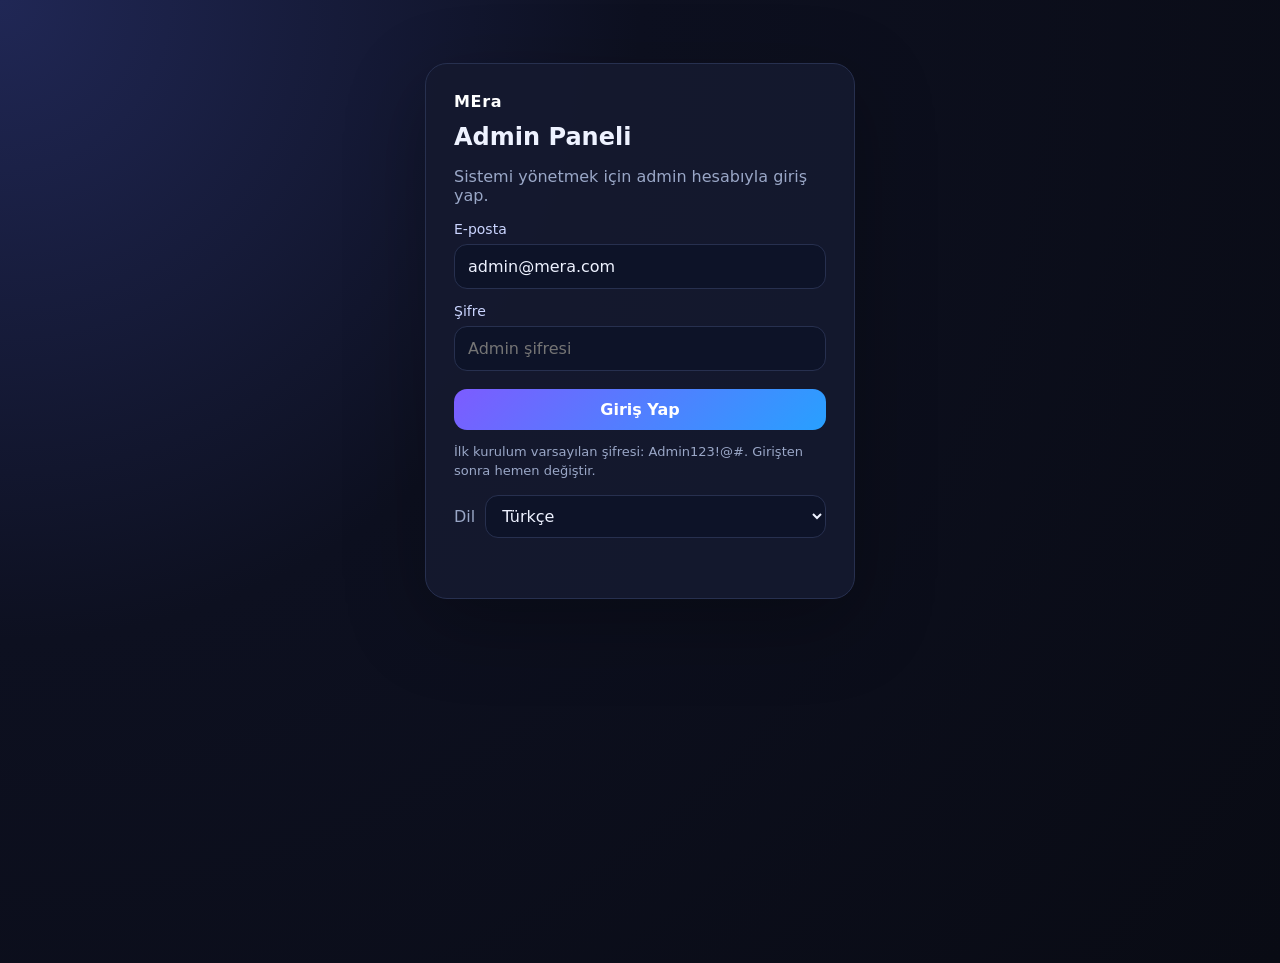
<file: frontend/admin.html>
<!doctype html>
<html lang="tr">
<head>
  <meta charset="utf-8" />
  <meta name="viewport" content="width=device-width, initial-scale=1" />
  <title>MEra Admin Panel</title>
  <link rel="stylesheet" href="admin.css?v=44" />
</head>
<body>
  <main class="admin-shell">
    <section id="loginView" class="panel auth-panel">
      <div class="brand">MEra</div>
      <h1 data-i18n="adminPanel">Admin Paneli</h1>
      <p class="muted" data-i18n="loginIntro">Sistemi yönetmek için admin hesabıyla giriş yap.</p>
      <label data-i18n="email">E-posta</label>
      <input id="loginEmail" value="admin@mera.com" autocomplete="email" />
      <label data-i18n="password">Şifre</label>
      <input id="loginPassword" type="password" autocomplete="current-password" placeholder="Admin şifresi" />
      <button id="btnLogin" class="primary" data-i18n="login">Giriş Yap</button>
      <p class="hint" data-i18n="defaultPassHint">İlk kurulum varsayılan şifresi: Admin123!@#. Girişten sonra hemen değiştir.</p>
      <div class="language-row"><span class="muted" data-i18n="language">Dil</span><select id="adminLang"><option value="tr">Türkçe</option><option value="en">English</option></select></div>
      <div id="loginMsg" class="msg"></div>
    </section>

    <section id="appView" class="hidden">
      <aside class="sidebar">
        <div class="brand">MEra Admin</div>
        <select id="adminLangApp" class="lang-select"><option value="tr">Türkçe</option><option value="en">English</option></select>
        <button class="nav active" data-page="dashboard" data-i18n="dashboard">Dashboard</button>
        <button class="nav" data-page="users" data-i18n="users">Kullanıcılar</button>
        <button class="nav" data-page="reports" data-i18n="reports">Raporlar</button>
        <button class="nav" data-page="badges" data-i18n="badgeRequests">Rozet Talepleri</button>
        <button class="nav" data-page="content" data-i18n="contentReview">İçerik Takibi</button>
        <button class="nav" data-page="logs" data-i18n="badwordLogs">Küfür Logları</button>
        <button class="nav" data-page="info" data-i18n="info">Bilgilendirme</button>
        <button class="nav" data-page="security" data-i18n="security">Şifre Ayarı</button>
        <a id="backToSite" class="nav link" href="index.html?fromAdmin=1" data-i18n="backToSite">Siteye Dön</a>
        <button id="btnLogout" class="nav danger" data-i18n="logout">Çıkış</button>
      </aside>

      <section class="content">
        <header class="topline">
          <div>
            <h1 id="pageTitle">Dashboard</h1>
            <p id="pageSub" class="muted">Genel sistem durumu</p>
          </div>
          <div class="admin-self-box"><input id="adminSelfName" placeholder="Admin görünen adı"/><button id="btnAdminSelfName">Adımı Değiştir</button><div id="adminEmail" class="badge"></div></div>
        </header>

        <div id="passwordWarning" class="warning hidden"></div>

        <section id="pageDashboard" class="page">
          <div id="statsGrid" class="stats-grid"></div>
        </section>

        <section id="pageUsers" class="page hidden">
          <div class="toolbar">
            <input id="userSearch" placeholder="Ad, e-posta veya okul ara" />
            <button id="btnUserSearch" data-i18n="search">Ara</button>
          </div>
          <div class="table-wrap">
            <table>
              <thead><tr><th>ID</th><th data-i18n="user">Kullanıcı</th><th data-i18n="school">Okul</th><th data-i18n="status">Durum</th><th data-i18n="action">İşlem</th></tr></thead>
              <tbody id="usersBody"></tbody>
            </table>
          </div>
        </section>

        <section id="pageBadges" class="page hidden">
          <div class="toolbar">
            <select id="badgeStatus"><option value="pending">Bekleyen Talepler</option><option value="approved">Onaylananlar</option><option value="rejected">Reddedilenler</option><option value="all">Tümü</option></select>
            <button id="btnBadgesReload" data-i18n="refresh">Yenile</button>
          </div>
          <p class="muted">Kullanıcıların profilinden gönderdiği rozet taleplerini buradan inceleyip onaylayabilir veya reddedebilirsin.</p>
          <div id="badgeRequestsList" class="cards"></div>
        </section>

        <section id="pageReports" class="page hidden">
          <div class="toolbar">
            <select id="reportStatus"><option value="open" data-i18n="openReports">Açık raporlar</option><option value="closed" data-i18n="closedReports">Kapalı raporlar</option><option value="deleted" data-i18n="deletedReports">Silinen şikayetler</option></select>
            <button id="btnReportsReload" data-i18n="refresh">Yenile</button>
          </div>
          <div id="reportsList" class="cards"></div>
        </section>

        <section id="pageContent" class="page hidden">
          <div class="toolbar">
            <select id="contentType"><option value="gossip" data-i18n="gossipPosts">Dedikodular</option><option value="legacy" data-i18n="legacyMessages">Eski Toprak</option><option value="polls" data-i18n="polls">Anketler</option></select>
            <button id="btnContentReload" data-i18n="refresh">Yenile</button>
          </div>
          <p class="muted" data-i18n="contentDesc">Dedikodu, Eski Toprak mesajları ve anketleri buradan takip edebilirsin.</p>
          <div id="contentList" class="cards"></div>
        </section>

        <section id="pageLogs" class="page hidden">
          <p class="muted" data-i18n="logsDesc">Sistemin otomatik sansürlediği son 200 kayıt. Tekrarlayan kullanımda admine bildirim gider.</p>
          <div class="panel slim badword-manager">
            <h2 data-i18n="badwordListTitle">Yasaklı kelime listesi</h2>
            <p class="muted" data-i18n="badwordListDesc">Sistemdeki argo/yasaklı kelimeleri buradan görüntüleyebilir ve yeni kelime ekleyebilirsin.</p>
            <div class="toolbar">
              <input id="badwordSearch" placeholder="Listede ara" />
              <input id="badwordNew" placeholder="Yeni kelime ekle" />
              <button id="btnBadwordAdd" class="primary" data-i18n="addWord">Ekle</button>
            </div>
            <div id="badwordMsg" class="msg"></div>
            <div id="badwordCount" class="muted small"></div>
            <div id="badwordList" class="word-list"></div>
          </div>
          <div id="logsList" class="cards"></div>
        </section>

        <section id="pageInfo" class="page hidden">
          <div class="cards">
            <div class="card"><h2 data-i18n="infoTitle">Admin Bilgilendirme</h2><p class="muted" data-i18n="infoIntro">Bu bölüm paneldeki ceza ve moderasyon terimlerini sade şekilde açıklar.</p></div>
            <div class="card"><h3>Mute</h3><p data-i18n="infoMute">Mute, kullanıcının belirli süre mesaj/gönderi gibi etkileşimleri yapmasının engellenmesidir. Hesap silinmez, süre bitince tekrar kullanabilir.</p></div>
            <div class="card"><h3>Ban</h3><p data-i18n="infoBan">Ban, kullanıcının uygulamaya erişiminin kapatılmasıdır. Ağır veya tekrarlayan ihlallerde kullanılmalıdır.</p></div>
            <div class="card"><h3 data-i18n="infoReportTitle">Rapor / Şikayet</h3><p data-i18n="infoReport">Açık rapor admin tarafından incelenmemiştir. Problem çözüldü olarak işaretlenince rapor kapanır ve ilgili öğrencilere bildirim gider.</p></div>
            <div class="card"><h3 data-i18n="infoBadwordTitle">Argo / Yasaklı Kelime</h3><p data-i18n="infoBadword">Kullanıcı argo kelime yazarsa metin otomatik sansürlenir ve kullanıcıya uyarı bildirimi gider. Tekrar ederse admin paneline bildirim düşer; admin mute, ban veya sadece takip kararı verebilir.</p></div>
          </div>
        </section>

        <section id="pageSecurity" class="page hidden">
          <div class="panel slim">
            <h2 data-i18n="securityTitle">Admin Şifre Ayarı</h2>
            <p class="muted" data-i18n="securityDesc">Admin şifresinin kaç ayda bir yenilenmesi gerektiğini seç. 1, 3 veya 6 ay seçilebilir.</p>
            <div id="securityStatus" class="status-box"></div>
            <label data-i18n="interval">Şifre yenileme süresi</label>
            <select id="intervalMonths">
              <option value="1" data-i18n="oneMonth">Her 1 ay</option>
              <option value="3" data-i18n="threeMonths">Her 3 ay</option>
              <option value="6" data-i18n="sixMonths">Her 6 ay</option>
            </select>
            <label data-i18n="adminCallSetting">Admin arama durumu</label>
            <select id="adminCallAllowedSelect">
              <option value="1" data-i18n="adminCallAllowedOn">Aranabilir</option>
              <option value="0" data-i18n="adminCallAllowedOff">Aranamaz</option>
            </select>
            <p class="muted small" data-i18n="adminCallDesc">Aranamaz seçilirse kullanıcılar admin hesabına sesli/görüntülü arama başlatamaz.</p>
            <label data-i18n="adminDmMuteSetting">Admin DM sessiz durumu</label>
            <select id="adminDmMutedAllSelect">
              <option value="0" data-i18n="adminDmMuteOff">DM bildirimleri açık</option>
              <option value="1" data-i18n="adminDmMuteOn">Tüm kullanıcılar sessizde</option>
            </select>
            <p class="muted small" data-i18n="adminDmMuteDesc">Açılırsa kullanıcıların admin hesabına gönderdiği DM mesajları bildirim düşürmez.</p>
            <label data-i18n="currentPassword">Mevcut şifre</label>
            <input id="currentPassword" type="password" autocomplete="current-password" />
            <label data-i18n="newPassword">Yeni şifre</label>
            <input id="newPassword" type="password" autocomplete="new-password" placeholder="Boş bırakırsan sadece süre değişir" />
            <label data-i18n="newPasswordAgain">Yeni şifre tekrar</label>
            <input id="newPassword2" type="password" autocomplete="new-password" />
            <button id="btnSaveSecurity" class="primary" data-i18n="save">Kaydet</button>
            <div id="securityMsg" class="msg"></div>
          </div>
        </section>
      </section>
    </section>
  </main>

    <div id="tempAdminModal" class="modalBackdrop hidden" aria-hidden="true">
      <div class="tempAdminModal">
        <div class="tempAdminHead">
          <div>
            <h2>Geçici Admin Süresi</h2>
            <p class="muted">Kullanıcıya ne kadar süre adminlik verileceğini seç.</p>
          </div>
          <button id="btnTempAdminClose" class="iconBtn" type="button">×</button>
        </div>
        <div class="tempAdminControls">
          <button id="btnTempAdminMinus" type="button">−</button>
          <input id="tempAdminAmount" type="number" min="1" max="365" value="1" />
          <button id="btnTempAdminPlus" type="button">+</button>
          <select id="tempAdminUnit">
            <option value="60">Saat</option>
            <option value="1440">Gün</option>
            <option value="10080">Hafta</option>
            <option value="1">Dakika</option>
          </select>
        </div>
        <div class="tempAdminQuick">
          <button type="button" data-temp-preset="60">1 saat</button>
          <button type="button" data-temp-preset="1440">1 gün</button>
          <button type="button" data-temp-preset="2880">2 gün</button>
          <button type="button" data-temp-preset="10080">1 hafta</button>
        </div>
        <div id="tempAdminPreview" class="tempAdminPreview">1 saat</div>
        <div class="tempAdminActions">
          <button id="btnTempAdminCancel" type="button">Vazgeç</button>
          <button id="btnTempAdminConfirm" class="primary" type="button">Onayla</button>
        </div>
      </div>
    </div>

  <script src="admin.js?v=44"></script>
</body>
</html>
</file>
<file: frontend/styles.css>
:root{--bg:#f6f8fc;--card:#ffffff;--muted:#6b7280;--text:#1f2937;--accent:#7c3aed;--danger:#ef4444;}
*{box-sizing:border-box}
body{margin:0;font-family:system-ui,-apple-system,Segoe UI,Roboto,Arial;background:linear-gradient(180deg,#f9fbff,#eef4ff);color:var(--text)}
a{color:#4f46e5}
.hidden{display:none !important}
.container{max-width:1100px;margin:0 auto;padding:16px}
.topbar{display:flex;gap:10px;align-items:center;justify-content:space-between;background:rgba(255,255,255,0.8);border:1px solid rgba(148,163,184,0.18);border-radius:14px;padding:12px 14px;position:sticky;top:12px;backdrop-filter:blur(8px);z-index:10}
.brand{font-weight:900;letter-spacing:.2px}
.nav{display:flex;gap:8px;align-items:center;flex-wrap:wrap}
.btn{border:1px solid rgba(148,163,184,0.22);background:#fff;color:var(--text);padding:9px 12px;border-radius:12px;cursor:pointer;box-shadow:0 2px 8px rgba(15,23,42,.04)}
.btn:hover{border-color:rgba(255,255,255,0.22)}
.btn.primary{background:rgba(124,58,237,0.10);border-color:rgba(124,58,237,0.28)}
.btn.danger{background:rgba(239,68,68,0.08);border-color:rgba(239,68,68,0.26)}
.badge{padding:7px 10px;border-radius:999px;border:1px solid rgba(148,163,184,0.22);background:#fff}
.grid{display:grid;grid-template-columns:1.2fr .8fr;gap:14px;margin-top:14px}
.card{background:#fff;border:1px solid rgba(148,163,184,0.18);box-shadow:0 10px 30px rgba(15,23,42,.05);border-radius:16px;padding:14px}
h2{margin:0 0 8px 0}
.muted{color:var(--muted)}
.input,select,textarea{width:100%;padding:10px 12px;border-radius:12px;border:1px solid rgba(148,163,184,0.20);background:#fff;color:var(--text);outline:none}
textarea{min-height:110px;resize:vertical}
.row{display:grid;grid-template-columns:1fr 1fr;gap:10px}
.userList{display:flex;flex-direction:column;gap:8px;margin-top:10px;max-height:520px;overflow:auto;padding-right:6px}
.userCard{display:flex;gap:10px;align-items:center;padding:10px;border:1px solid rgba(148,163,184,0.18);border-radius:14px;background:#f8fbff;cursor:pointer}
.userCard:hover{border-color:rgba(255,255,255,0.22)}
.avatar{width:42px;height:42px;border-radius:14px;border:1px solid rgba(255,255,255,0.16);background:rgba(255,255,255,0.06);display:flex;align-items:center;justify-content:center;font-weight:900;overflow:hidden}
.avatar img{width:100%;height:100%;object-fit:cover}
.tabs{display:flex;gap:8px;flex-wrap:wrap;margin-top:10px}
.tab{padding:8px 10px;border-radius:999px;border:1px solid rgba(255,255,255,0.12);cursor:pointer;background:#fff}
.tab.active{border-color:rgba(124,58,237,0.35);background:rgba(124,58,237,0.08)}
.kv{display:grid;grid-template-columns:160px 1fr;gap:8px;margin-top:10px}
.kv .k{color:var(--muted)}
.fw{border:1px solid rgba(148,163,184,0.18);border-radius:14px;padding:10px;background:#f8fbff;margin-top:10px}
.fwHead{display:flex;justify-content:space-between;gap:8px;align-items:center}
.fwActions{display:flex;gap:6px;flex-wrap:wrap;margin-top:8px}
.emoji.active{border-color:rgba(124,58,237,0.65)}
.modalBackdrop{position:fixed;inset:0;background:rgba(0,0,0,0.55);display:flex;align-items:center;justify-content:center;z-index:30}
.modal{width:min(720px,92vw);background:#fff;border:1px solid rgba(148,163,184,0.2);border-radius:16px;padding:14px}
.small{font-size:12px}
.stats{display:grid;grid-template-columns:1fr 1fr 1fr;gap:10px}
.stat{padding:10px;border-radius:14px;border:1px solid rgba(148,163,184,0.18);background:#fff}
@media (max-width:980px){.grid{grid-template-columns:1fr}.stats{grid-template-columns:1fr}}


.chat{height:420px;overflow:auto;border:1px solid rgba(255,255,255,0.10);border-radius:14px;padding:10px;background:rgba(0,0,0,0.10)}
.list{max-height:320px;overflow:auto;border:1px solid rgba(148,163,184,0.18);border-radius:14px;padding:8px;background:#fff}
.msgRow{display:flex;gap:10px;margin:8px 0}
.msgBubble{padding:8px 10px;border-radius:14px;border:1px solid rgba(255,255,255,0.10);background:rgba(0,0,0,0.10);max-width:75%}
.msgBubble.me{margin-left:auto;background:rgba(124,58,237,0.12);border-color:rgba(124,58,237,0.35)}
.msgMeta{font-size:12px;color:rgba(255,255,255,0.65);margin-bottom:4px}
.itemBtn{display:flex;align-items:center;gap:10px;padding:8px;border-radius:12px;border:1px solid rgba(255,255,255,0.10);background:rgba(0,0,0,0.08);cursor:pointer;margin:6px 0}
.itemBtn:hover{border-color:rgba(124,58,237,0.45)}


/* DM enhancements */
.replyBar{
  border:1px solid rgba(255,255,255,.12);
  background: rgba(255,255,255,.04);
  border-radius: 12px;
  padding: 8px 10px;
  margin-bottom: 8px;
  display:flex;
  align-items:flex-start;
  justify-content:space-between;
  gap:10px;
}
.replyBar .replyText{min-width:0}
.replyBar .replyTitle{font-size:12px;opacity:.8}
.replyBar .replyBody{font-size:12px;opacity:.95;white-space:nowrap;overflow:hidden;text-overflow:ellipsis;max-width:520px}
.chat .msg .metaRow{display:flex;gap:8px;align-items:center;margin-top:4px}
.chat .msg .actions{display:flex;gap:6px;align-items:center;opacity:1;transition:opacity .15s;flex-wrap:wrap;margin-top:8px}
.chat .msg:hover .actions{opacity:1}
.chat .msg .pill{border:1px solid rgba(255,255,255,.16);padding:5px 10px;border-radius:999px;font-size:12px;cursor:pointer;background:rgba(255,255,255,.06);display:inline-flex;align-items:center;font-weight:700}
.chat .msg .replySnippet{border-left:3px solid rgba(255,255,255,.25);padding-left:8px;margin:4px 0 6px 0;font-size:12px;opacity:.85;white-space:nowrap;overflow:hidden;text-overflow:ellipsis}
.chat .seen{font-size:12px;opacity:.7;margin-top:4px}

/* Drawer (hamburger menu) */
.drawerOverlay{position:fixed;inset:0;background:rgba(15,23,42,.18);backdrop-filter:blur(2px);z-index:50}
.drawer{position:fixed;top:0;bottom:0;left:0;width:min(360px,88vw);background:#ffffff;border-right:1px solid rgba(148,163,184,.18);z-index:60;padding:14px;display:flex;flex-direction:column;gap:12px;box-shadow:0 10px 40px rgba(0,0,0,.35)}
.drawerHeader{display:flex;align-items:center;justify-content:space-between;gap:10px}
.drawerBrand{font-size:18px;font-weight:1000;letter-spacing:.2px}
.drawerItems{display:flex;flex-direction:column;gap:8px;margin-top:6px}
.drawerItem{background:#f8fbff;border:1px solid rgba(148,163,184,.18);color:var(--text);padding:10px 12px;border-radius:12px;text-align:left;cursor:pointer;font-weight:800}
.drawerItem:hover{background:rgba(255,255,255,.10)}
.drawerFooter{margin-top:auto;padding-top:10px;border-top:1px solid rgba(255,255,255,.08)}

.photoGrid{display:grid;grid-template-columns:repeat(auto-fill,minmax(180px,1fr));gap:12px}.photoCard{border:1px solid rgba(148,163,184,.18);background:#fff;border-radius:16px;padding:10px;box-shadow:0 6px 20px rgba(15,23,42,.04)}.photoPostImg{width:100%;aspect-ratio:1/1;object-fit:cover;border-radius:12px;background:#eef2ff}.photoCaption{margin-top:8px;font-weight:600;word-break:break-word}.photoMeta{margin-top:6px;color:var(--muted);font-size:12px}.userMeta{min-width:0}.userName{font-weight:800}.userSub{font-size:12px}.drawerItem.hidden{display:none !important}


.photoCardHead{display:flex;justify-content:space-between;gap:10px;align-items:center;margin-bottom:10px}
.photoActionsRow{display:flex;gap:8px;align-items:center;justify-content:space-between;flex-wrap:wrap;margin-top:10px}
.photoCommentsWrap{margin-top:10px;display:flex;flex-direction:column;gap:8px}
.photoCommentItem{border-top:1px solid rgba(148,163,184,.16);padding-top:8px}
.photoCommentHead{display:flex;gap:8px;align-items:center;justify-content:space-between;flex-wrap:wrap;font-size:12px;color:var(--muted)}
.photoCommentBody{margin-top:4px;word-break:break-word}
.photoCommentForm{display:grid;grid-template-columns:1fr auto;gap:8px;margin-top:10px}


/* Instagram-like photo gallery */
.photoGridWrap{margin-top:8px}
.photoGridTitle{margin-bottom:10px;color:var(--muted);font-size:12px;font-weight:700;letter-spacing:.04em;text-transform:uppercase}
.instaGrid{grid-template-columns:repeat(auto-fill,minmax(170px,1fr));gap:10px}
.photoTile{position:relative;padding:0;border:none;background:transparent;cursor:pointer;border-radius:18px;overflow:hidden;aspect-ratio:1/1;box-shadow:0 8px 24px rgba(15,23,42,.08)}
.photoTile .photoPostImg{width:100%;height:100%;aspect-ratio:auto;border-radius:18px;transition:transform .18s ease}
.photoTile:hover .photoPostImg{transform:scale(1.03)}
.photoTileOverlay{position:absolute;inset:0;display:flex;align-items:center;justify-content:center;gap:16px;color:#fff;font-weight:800;background:linear-gradient(to top, rgba(15,23,42,.62), rgba(15,23,42,.15));opacity:0;transition:opacity .18s ease}
.photoTile:hover .photoTileOverlay{opacity:1}
.commentBadge{display:inline-flex;align-items:center;gap:4px}
.photoTileCaption{position:absolute;left:10px;right:10px;bottom:10px;color:#fff;font-size:12px;text-align:left;white-space:nowrap;overflow:hidden;text-overflow:ellipsis;text-shadow:0 2px 12px rgba(0,0,0,.5)}
.photoDoubleLike{position:absolute;inset:0;display:flex;align-items:center;justify-content:center;font-size:70px;color:#fff;text-shadow:0 6px 24px rgba(0,0,0,.35);opacity:0;pointer-events:none;transform:scale(.6);transition:all .22s ease}
.photoDoubleLike.show{opacity:1;transform:scale(1)}
.photoModal{width:min(1100px,96vw)}
.photoDetail{display:grid;grid-template-columns:minmax(0,1.15fr) minmax(320px,.85fr);gap:16px;align-items:start}
.photoDetailMediaWrap{position:relative;border-radius:18px;overflow:hidden;background:#eef2ff;border:1px solid rgba(148,163,184,.18)}
.photoDetailImg{width:100%;display:block;max-height:75vh;object-fit:contain;background:#f8fbff;cursor:pointer}
.photoDetailSide{min-width:0}
.photoDetailSide .photoCommentsWrap{max-height:42vh;overflow:auto;padding-right:4px}
@media (max-width:900px){.photoDetail{grid-template-columns:1fr}.photoModal{width:min(96vw,720px)}.photoDetailImg{max-height:52vh}}


/* profile cleanup */
#profileHeader{margin-top:14px}
.profileHero{display:flex;justify-content:space-between;gap:16px;align-items:flex-start;flex-wrap:wrap;padding:16px 18px;border:1px solid rgba(148,163,184,.16);border-radius:20px;background:linear-gradient(180deg,#ffffff,#f8fbff);box-shadow:0 10px 30px rgba(15,23,42,.04)}
.profileHeroMain{display:flex;gap:14px;align-items:center;min-width:0}
.profileHeroAvatar .avatar{width:72px;height:72px;border-radius:22px;border-color:rgba(124,58,237,.12);background:#eef2ff;font-size:24px}
.profileHeroIdentity{min-width:0}
.profileHeroName{font-size:24px;font-weight:900;line-height:1.1}
.profileHeroMeta{color:var(--muted);margin-top:4px}
.profileCounterRow{display:flex;gap:8px;flex-wrap:wrap;margin-top:10px}
.profileCounterRow .badge{background:#f8fbff;border-color:rgba(124,58,237,.14);font-weight:700}
.profileActionRail{display:flex;gap:8px;flex-wrap:wrap;align-items:center;justify-content:flex-end;max-width:360px}
.profileShell{display:flex;flex-direction:column;gap:14px}
.profileColumns{display:grid;grid-template-columns:minmax(0,1.15fr) minmax(280px,.85fr);gap:14px;align-items:start}
.profileColumnsReadOnly{grid-template-columns:minmax(0,1.05fr) minmax(300px,.95fr)}
.profileSection{border:1px solid rgba(148,163,184,.16);border-radius:18px;background:#fff;padding:14px;box-shadow:0 8px 24px rgba(15,23,42,.035)}
.profileCompactCard{padding:14px}
.profileSectionTitle{font-size:14px;font-weight:900;letter-spacing:.02em;margin-bottom:10px}
.profileInfoGrid{display:grid;grid-template-columns:repeat(2,minmax(0,1fr));gap:10px}
.profileInfoItem{display:flex;flex-direction:column;gap:4px;padding:12px;border:1px solid rgba(148,163,184,.16);border-radius:14px;background:#f8fbff;min-width:0}
.profileBioBox{margin-top:10px;padding:12px;border-radius:14px;background:#f8fbff;border:1px solid rgba(148,163,184,.16);word-break:break-word}
.profileStackCol{display:flex;flex-direction:column;gap:14px}
.profileActionList{display:flex;flex-direction:column;gap:10px}
.profileInlineActions{display:flex;gap:10px;align-items:center;flex-wrap:wrap;margin-top:12px}
.profileFormGrid{display:grid;grid-template-columns:repeat(2,minmax(0,1fr));gap:12px}
.profileField{min-width:0}
.profileFieldWide{grid-column:1 / -1}
.profileInfoStack{display:flex;flex-direction:column;gap:6px}
.profileGallerySection{padding:14px}
#panelProfile{display:flex;flex-direction:column;gap:14px}
#profileTabs{margin-top:14px;padding-top:4px}
#profileTabs .tab{background:#f8fbff;border-color:rgba(148,163,184,.16);font-weight:700}
@media (max-width:900px){.profileColumns,.profileColumnsReadOnly{grid-template-columns:1fr}.profileActionRail{max-width:none;justify-content:flex-start}.profileInfoGrid,.profileFormGrid{grid-template-columns:1fr}.profileHero{padding:14px}.profileHeroName{font-size:22px}}


/* premium profile refresh */
.premiumHero{position:relative;overflow:hidden;background:linear-gradient(135deg,#ffffff 0%,#f7fbff 48%,#eef6ff 100%);border-color:rgba(96,165,250,.18)}
.premiumHero::after{content:"";position:absolute;right:-60px;top:-60px;width:220px;height:220px;border-radius:50%;background:radial-gradient(circle,rgba(96,165,250,.16),transparent 65%)}
.premiumHeroMain{position:relative;z-index:1}
.profileHeroEyebrow{font-size:11px;font-weight:900;letter-spacing:.12em;text-transform:uppercase;color:#60a5fa;margin-bottom:6px}
.profileHeroMetaRow{display:flex;gap:8px;flex-wrap:wrap;margin-top:8px}
.profileHeroMetaChip{display:inline-flex;align-items:center;gap:6px;padding:8px 12px;border-radius:999px;background:#fff;border:1px solid rgba(148,163,184,.16);font-size:12px;color:var(--muted)}
.profileHeroBio{margin-top:10px;max-width:720px;color:#475569;line-height:1.55}
.profileStatsBar{display:grid;grid-template-columns:repeat(4,minmax(0,1fr));gap:10px;width:100%;margin-top:14px;position:relative;z-index:1}
.profileStatBox{padding:14px;border-radius:18px;border:1px solid rgba(148,163,184,.16);background:rgba(255,255,255,.82);display:flex;flex-direction:column;gap:4px;box-shadow:0 8px 24px rgba(15,23,42,.03)}
.profileStatBox span{font-size:18px}
.profileStatBox b{font-size:22px;line-height:1;font-weight:900}
.profileStatBox small{color:var(--muted);font-size:12px}
.profileTabsMini{display:flex;gap:8px;flex-wrap:wrap}
.profileMiniTab{border:1px solid rgba(148,163,184,.18);background:#fff;color:var(--text);padding:10px 14px;border-radius:999px;cursor:pointer;font-weight:800}
.profileMiniTab.active{background:rgba(96,165,250,.10);border-color:rgba(96,165,250,.32)}
.premiumProfileColumns{grid-template-columns:minmax(0,1.1fr) minmax(280px,.9fr)}
.premiumShareCard{background:linear-gradient(180deg,#ffffff,#f8fbff)}
.profileShareGrid{display:grid;grid-template-columns:1.1fr .9fr;gap:10px;margin-top:12px}
#photoPostsWrap.profileSection{padding:12px}
@media (max-width:900px){.profileStatsBar{grid-template-columns:repeat(2,minmax(0,1fr))}.profileShareGrid{grid-template-columns:1fr}.premiumProfileColumns{grid-template-columns:1fr}}


.fixedThree{grid-template-columns:repeat(3,minmax(0,1fr)) !important}
.photoGridTitleRow{display:flex;align-items:center;justify-content:space-between;gap:12px;margin-bottom:10px}
.photoTileTools{position:absolute;top:8px;right:8px;display:flex;gap:6px;z-index:3}
.photoToolBtn{border:none;background:rgba(255,255,255,.92);border-radius:999px;padding:6px 8px;cursor:pointer;box-shadow:0 6px 18px rgba(15,23,42,.12)}
.photoToolBtn:disabled{opacity:.45;cursor:not-allowed}
.photoPinBadge{position:absolute;left:8px;top:8px;background:rgba(255,255,255,.95);border-radius:999px;padding:4px 8px;font-size:12px;font-weight:800;z-index:3}
.profileBadgeBox{position:relative;cursor:pointer}
.miniBadge{position:absolute;top:8px;right:8px;display:inline-flex;align-items:center;justify-content:center;min-width:22px;height:22px;padding:0 7px;border-radius:999px;background:#2563eb;color:#fff;font-size:11px;font-weight:900}
.dmListItem{position:relative}
.dmListHead{display:flex;align-items:center;justify-content:space-between;gap:8px}
.dmListBadge{position:static;min-width:auto;height:auto;padding:4px 8px;font-size:10px}
.photoDetailTopActions{display:flex;gap:8px;flex-wrap:wrap;justify-content:flex-end}
@media (max-width:900px){.fixedThree{grid-template-columns:repeat(3,minmax(0,1fr)) !important}.photoTileTools{gap:4px}.photoToolBtn{padding:5px 7px}}
.profileCover{position:relative;width:100%;min-height:180px;border-radius:22px;background:linear-gradient(135deg,#dbeafe,#eff6ff 48%,#f8fafc);background-size:cover;background-position:center;margin:-4px -4px 10px -4px}
.profileCoverOverlay{position:absolute;inset:0;border-radius:22px;background:linear-gradient(to top,rgba(15,23,42,.32),rgba(15,23,42,.06))}
.coverUploadBtn{position:absolute;right:14px;bottom:14px;z-index:2;background:rgba(255,255,255,.92)}
.verifiedBadge{display:inline-flex;align-items:center;justify-content:center;width:24px;height:24px;border-radius:999px;background:#2563eb;color:#fff;font-size:12px;font-weight:900;vertical-align:middle;box-shadow:0 8px 18px rgba(37,99,235,.22)}
.checkRow{display:flex;align-items:center;gap:8px;margin-top:12px;color:#475569;font-weight:600}
.sortablePhoto.dragOver{outline:3px solid rgba(37,99,235,.28);outline-offset:2px;transform:scale(.98)}
.sortablePhoto.dragging{opacity:.55}

.requestTabs{display:flex;gap:8px;flex-wrap:wrap;margin:14px 0 6px}
.followCard{display:flex;align-items:center;justify-content:space-between;gap:12px;padding:12px;border:1px solid rgba(148,163,184,.2);border-radius:16px;background:#fff;margin-bottom:10px;box-shadow:0 6px 20px rgba(15,23,42,.04)}
.followCardMain{display:flex;align-items:center;gap:12px;min-width:0;flex:1}
.followCardActions{display:flex;gap:8px;flex-wrap:wrap;justify-content:flex-end}
@media (max-width:720px){.followCard{flex-direction:column;align-items:stretch}.followCardActions{justify-content:stretch}.followCardActions .btn{flex:1}}


/* DM premium refresh */
.dmPremiumShell{display:flex;flex-direction:column;gap:14px}
.dmPremiumHead{display:flex;align-items:center;justify-content:space-between;gap:12px;flex-wrap:wrap}
.dmLayout{display:grid;grid-template-columns:320px minmax(0,1fr);gap:14px;min-height:640px}
.dmSidebar,.dmMain{border:1px solid rgba(148,163,184,.16);border-radius:24px;background:linear-gradient(180deg,#ffffff,#f8fbff);box-shadow:0 10px 30px rgba(15,23,42,.04)}
.dmSidebar{padding:14px;display:flex;flex-direction:column;gap:12px}
.dmSidebarHead,.dmTopBar{display:flex;align-items:center;justify-content:space-between;gap:10px;flex-wrap:wrap}
.dmSidebarHeadActions{display:flex;align-items:center;gap:8px;flex-wrap:wrap}
.dmThreadList{display:flex;flex-direction:column;gap:10px;max-height:560px;overflow:auto;padding-right:4px}
.dmThreadCard{display:flex;gap:12px;align-items:flex-start;width:100%;text-align:left;padding:12px;border-radius:18px;border:1px solid rgba(148,163,184,.14);background:#fff;cursor:pointer;transition:all .18s ease;box-shadow:0 6px 18px rgba(15,23,42,.03)}
.dmThreadCard:hover{transform:translateY(-1px);border-color:rgba(96,165,250,.32)}
.dmThreadCard.active{background:linear-gradient(135deg,#eff6ff,#f5f3ff);border-color:rgba(96,165,250,.35);box-shadow:0 10px 24px rgba(96,165,250,.12)}
.dmThreadAvatar .avatar{width:52px;height:52px;border-radius:16px}
.dmThreadBody{min-width:0;flex:1;display:flex;flex-direction:column;gap:4px}
.dmThreadStatus{display:flex;align-items:center;gap:6px;color:#64748b;font-size:12px;font-weight:700}
.dmThreadMetaLine{display:flex;align-items:center;gap:8px;flex-wrap:wrap;color:#475569;font-size:12px}
.dmThreadTag{display:inline-flex;align-items:center;padding:4px 10px;border-radius:999px;background:linear-gradient(135deg,#eff6ff,#f5f3ff);border:1px solid rgba(96,165,250,.18);font-size:11px;font-weight:800;color:#4338ca}
.dmThreadPreview{color:#475569;font-size:13px;white-space:nowrap;overflow:hidden;text-overflow:ellipsis}
.dmStatusDot{display:inline-flex;width:10px;height:10px;border-radius:999px;background:#cbd5e1;box-shadow:0 0 0 3px rgba(203,213,225,.18)}
.dmStatusDot.online{background:#22c55e;box-shadow:0 0 0 3px rgba(34,197,94,.14)}
.dmStatusDot.typing{background:#8b5cf6;box-shadow:0 0 0 3px rgba(139,92,246,.14);animation:pulseDot 1.2s infinite}
.dmMain{padding:14px;display:flex;flex-direction:column;gap:12px}
.dmStatusText{display:flex;align-items:center;gap:6px;min-height:20px}
.dmTypingPill{display:inline-flex;align-items:center;padding:7px 12px;border-radius:999px;background:#f8fbff;border:1px solid rgba(148,163,184,.16)}
.dmToolbar{display:grid;grid-template-columns:minmax(0,1fr) auto;gap:10px}
.dmPremiumChat{min-height:420px;border-radius:22px;background:linear-gradient(180deg,#fbfdff,#f8fbff);border:1px solid rgba(148,163,184,.14);padding:14px}
.dmComposer{display:grid;grid-template-columns:minmax(0,1fr) auto;gap:10px}
.dmAttachRow{display:flex;align-items:center;gap:10px;flex-wrap:wrap}
.dmAttachBtn{display:inline-flex;align-items:center;gap:8px;padding:10px 14px;border-radius:999px;border:1px solid rgba(148,163,184,.16);background:#fff;cursor:pointer;font-weight:700;color:#334155}
#dmPhoto{display:none}
.dmEmptyState{min-height:320px;display:flex;flex-direction:column;align-items:center;justify-content:center;gap:10px;text-align:center}
.dmEmptyIcon{font-size:34px}
@keyframes pulseDot{0%{transform:scale(.9);opacity:.8}50%{transform:scale(1.12);opacity:1}100%{transform:scale(.9);opacity:.8}}
@media (max-width:980px){.dmLayout{grid-template-columns:1fr}.dmThreadList{max-height:none}.dmPremiumChat{min-height:360px}}

.chat .msg .actions .pill{appearance:none;border:1px solid rgba(255,255,255,.16);background:rgba(255,255,255,.06);color:inherit}
.chat .msg .actions .pill.danger{border-color:rgba(239,68,68,.35);color:#fecaca}
.chat .msg .actions .pill:hover{background:rgba(255,255,255,.12)}
.dmAttachButton::before{content:none!important}


/* Force-hide old DM reaction UI remnants */
#dmChat [data-emoji],
#dmChat .emoji,
#dmChat .reactionBar,
#dmChat .msgReactions,
#dmChat .reacts,
#dmChat .msgReaction {
  display:none !important;
}


/* === MEra visual refresh === */
:root{
  --bg:#040817;
  --bg-soft:#0a1024;
  --card:#0f172ad1;
  --card-strong:#10192f;
  --text:#edf2ff;
  --muted:#a8b3cf;
  --line:rgba(255,255,255,.12);
  --line-strong:rgba(129,140,248,.35);
  --accent:#7c3aed;
  --accent-2:#ec4899;
  --success:#22c55e;
}
html,body{min-height:100%}
body{
  background:
    radial-gradient(circle at 15% 20%, rgba(59,130,246,.22), transparent 30%),
    radial-gradient(circle at 82% 18%, rgba(236,72,153,.16), transparent 26%),
    linear-gradient(135deg, #020617 0%, #050b18 42%, #090f23 100%);
  color:var(--text);
  overflow-x:hidden;
}
body::before,
body::after{
  content:"";
  position:fixed;
  inset:auto;
  pointer-events:none;
  z-index:-1;
}
body::before{
  width:540px;
  height:540px;
  left:-120px;
  top:-120px;
  border-radius:50%;
  background:radial-gradient(circle, rgba(59,130,246,.18), transparent 68%);
  filter:blur(10px);
  animation:auroraFloat 11s ease-in-out infinite alternate;
}
body::after{
  right:-120px;
  bottom:-140px;
  width:560px;
  height:560px;
  border-radius:50%;
  background:radial-gradient(circle, rgba(236,72,153,.16), transparent 70%);
  filter:blur(12px);
  animation:auroraFloat 12s ease-in-out infinite alternate-reverse;
}
.container{max-width:1260px;padding:20px}
a{color:#c7d2fe}
.topbar,.drawer,.card,.modal,
.stat,.fw,.userCard,.itemBtn,.dmSidebar,.dmMain,.photoCard,.followCard,.profileStatBox,.profileHeroMetaChip,
#appView .list{
  background:linear-gradient(180deg, rgba(15,23,42,.82), rgba(10,16,36,.76)) !important;
  color:var(--text);
  border:1px solid rgba(255,255,255,.10) !important;
  box-shadow:0 20px 44px rgba(2,6,23,.34) !important;
  backdrop-filter:blur(18px);
}
.topbar{position:sticky;top:12px;padding:14px 16px;border-radius:22px}
.brand{font-size:22px;letter-spacing:.03em}
.muted,.small{color:var(--muted)}
.badge,.profileHeroMetaChip,.dmTypingPill,.dmAttachBtn{
  background:rgba(255,255,255,.06) !important;
  color:#eef2ff;
  border:1px solid rgba(255,255,255,.10) !important;
}
.btn{
  color:#f8fbff;
  background:rgba(255,255,255,.05);
  border:1px solid rgba(255,255,255,.12);
  box-shadow:0 12px 24px rgba(2,6,23,.18);
  transition:transform .22s ease, box-shadow .22s ease, border-color .22s ease, background .22s ease;
}
.btn:hover{transform:translateY(-2px);border-color:rgba(167,139,250,.55);box-shadow:0 18px 28px rgba(2,6,23,.28);background:rgba(255,255,255,.09)}
.btn.primary{
  background:linear-gradient(90deg, rgba(99,102,241,.92), rgba(236,72,153,.92));
  border-color:rgba(255,255,255,.15);
  color:#fff;
}
.btn.primary:hover{box-shadow:0 18px 32px rgba(124,58,237,.34), 0 0 24px rgba(236,72,153,.18)}
.btn.danger{background:rgba(239,68,68,.16);border-color:rgba(239,68,68,.35)}
.btn.ghost{background:rgba(255,255,255,.08)}
.input,select,textarea,#adminUserId,#adminMuteMin{
  width:100%;
  background:rgba(255,255,255,.06) !important;
  border:1px solid rgba(255,255,255,.10) !important;
  color:#f8fbff !important;
  box-shadow:inset 0 1px 0 rgba(255,255,255,.02), 0 8px 16px rgba(2,6,23,.10);
  transition:border-color .22s ease, box-shadow .22s ease, transform .22s ease;
}
.input::placeholder, textarea::placeholder{color:rgba(226,232,240,.62)}
.input:focus,select:focus,textarea:focus,#adminUserId:focus,#adminMuteMin:focus{
  border-color:rgba(129,140,248,.56) !important;
  box-shadow:0 0 0 4px rgba(99,102,241,.12), 0 12px 26px rgba(2,6,23,.20);
  transform:translateY(-1px);
}
.tab{
  background:rgba(255,255,255,.05);
  color:#e2e8f0;
  border:1px solid rgba(255,255,255,.10);
  transition:all .22s ease;
}
.tab.active{
  background:linear-gradient(135deg, rgba(99,102,241,.25), rgba(236,72,153,.16));
  border-color:rgba(167,139,250,.46);
  box-shadow:0 12px 22px rgba(59,130,246,.10);
}
.userCard:hover,.drawerItem:hover,.dmThreadCard:hover,.photoTile:hover,.followCard:hover,.profileStatBox:hover,.stat:hover{
  transform:translateY(-3px);
}
#appView{
  margin-top:16px;
  padding:16px;
  border-radius:34px;
  position:relative;
  overflow:hidden;
  background:linear-gradient(180deg, rgba(6,10,22,.52), rgba(6,10,22,.28));
  border:1px solid rgba(255,255,255,.08);
  box-shadow:0 26px 70px rgba(2,6,23,.34);
}
#appView::before{
  content:"";
  position:absolute;
  inset:0;
  background:url("assets/auth-wolf-bg.png") center/58% no-repeat;
  opacity:.05;
  mix-blend-mode:screen;
  pointer-events:none;
  animation:wolfGlow 14s ease-in-out infinite;
}
#appView > *{position:relative;z-index:1}
.grid{gap:18px}
#appView[data-view="directory"] .grid,
#appView[data-view="legacy"] .grid,
#appView[data-view="gossip"] .grid,
#appView[data-view="dm"] .grid,
#appView[data-view="meet"] .grid,
#appView[data-view="nova"] .grid,
#appView[data-view="about"] .grid,
#appView[data-view="profile"] .grid,
#appView[data-view="style"] .grid{grid-template-columns:minmax(0,1fr)}
#appView[data-view="directory"] #directoryCard,
#appView[data-view="legacy"] #legacyCard,
#appView[data-view="gossip"] #gossipCard,
#appView[data-view="dm"] #dmCard,
#appView[data-view="meet"] #meetCard,
#appView[data-view="about"] #aboutCard,
#appView[data-view="profile"] #profilePage,
#appView[data-view="style"] #styleCard{grid-column:1/-1}
.card{border-radius:28px;padding:18px}
.stats{gap:12px}
.userList,.dmThreadList,.photoDetailSide .photoCommentsWrap{scrollbar-color:rgba(129,140,248,.45) transparent}
.userList::-webkit-scrollbar,.dmThreadList::-webkit-scrollbar,.photoDetailSide .photoCommentsWrap::-webkit-scrollbar{width:8px}
.userList::-webkit-scrollbar-thumb,.dmThreadList::-webkit-scrollbar-thumb,.photoDetailSide .photoCommentsWrap::-webkit-scrollbar-thumb{background:rgba(129,140,248,.36);border-radius:999px}

/* Auth shell */
body.auth-mode .container{
  min-height:100vh;
  display:flex;
  align-items:center;
}
.authShell{
  width:100%;
  min-height:760px;
  display:grid;
  grid-template-columns:minmax(0,1.05fr) minmax(420px,.95fr);
  gap:34px;
  padding:34px;
  overflow:hidden;
  position:relative;
  border-radius:40px;
  background:
    linear-gradient(135deg, rgba(2,6,23,.82), rgba(8,15,38,.72)),
    url("assets/auth-wolf-bg.png") center/cover no-repeat !important;
}
.authShell::before{
  content:"";
  position:absolute;
  inset:0;
  background:radial-gradient(circle at 22% 26%, rgba(59,130,246,.22), transparent 25%), radial-gradient(circle at 75% 20%, rgba(236,72,153,.22), transparent 20%);
  animation:auroraShift 14s ease-in-out infinite alternate;
  pointer-events:none;
}
.authHero,.authPanel{position:relative;z-index:1}
.authHero{
  display:flex;
  flex-direction:column;
  justify-content:center;
  padding:34px 26px 34px 8px;
  color:#fff;
}
.authEyebrow{
  display:inline-flex;
  align-self:flex-start;
  padding:12px 18px;
  border-radius:999px;
  border:1px solid rgba(255,255,255,.16);
  background:rgba(9,14,29,.32);
  font-size:14px;
  font-weight:900;
  letter-spacing:.16em;
  margin-bottom:22px;
}
.authKicker{
  font-size:14px;
  letter-spacing:.42em;
  text-transform:uppercase;
  color:#c7d2fe;
  font-weight:800;
}
.authDisplay{
  font-size:clamp(52px, 7vw, 92px);
  line-height:.92;
  font-weight:1000;
  letter-spacing:-.05em;
  margin-top:18px;
  text-wrap:balance;
}
.authLead{
  max-width:600px;
  font-size:20px;
  line-height:1.6;
  color:#dbe7ff;
  margin:18px 0 0;
}
.authFeatureList{display:flex;gap:12px;flex-wrap:wrap;margin-top:22px}
.authChip{
  display:inline-flex;
  align-items:center;
  gap:8px;
  padding:14px 18px;
  border-radius:999px;
  background:rgba(9,14,29,.38);
  border:1px solid rgba(255,255,255,.12);
  color:#eef2ff;
  font-weight:800;
  backdrop-filter:blur(12px);
  animation:chipFloat 6s ease-in-out infinite;
}
.authChip:nth-child(2){animation-delay:1s}
.authChip:nth-child(3){animation-delay:2s}
.authUnderline{
  margin-top:32px;
  width:min(460px,84%);
  height:3px;
  border-radius:999px;
  background:linear-gradient(90deg, rgba(59,130,246,.0), rgba(59,130,246,.9), rgba(236,72,153,.9), rgba(236,72,153,0));
  box-shadow:0 0 26px rgba(129,140,248,.42);
}
.authPanel{
  align-self:center;
  width:100%;
  max-width:510px;
  margin-left:auto;
  padding:34px 28px;
  border-radius:34px;
  background:linear-gradient(180deg, rgba(25,31,55,.74), rgba(18,24,45,.70)) !important;
  border:1px solid rgba(255,255,255,.12) !important;
  box-shadow:0 28px 60px rgba(2,6,23,.42) !important;
  backdrop-filter:blur(18px);
  animation:panelFloat 8s ease-in-out infinite;
}
.authPanel h2{font-size:clamp(34px,3.8vw,54px);line-height:1.04;margin:0 0 10px;font-weight:1000;letter-spacing:-.04em}
.authSub{font-size:16px;line-height:1.6;margin-bottom:16px}
.authTools{display:flex;justify-content:flex-start;margin-bottom:18px}
.langSwitch,.authLangSwitch{
  display:flex;
  gap:6px;
  align-items:center;
  padding:5px !important;
  border-radius:999px !important;
  border:1px solid rgba(255,255,255,.12) !important;
  background:rgba(255,255,255,.08) !important;
  box-shadow:none !important;
}
.langSwitch .btn{min-width:52px;background:transparent;border:none;box-shadow:none}
.langSwitch .btn.active{background:rgba(255,255,255,.92) !important;color:#31489c !important;transform:none;box-shadow:0 8px 20px rgba(255,255,255,.16)}
.authTabs{display:grid;grid-template-columns:1fr 1fr;background:rgba(255,255,255,.04);padding:6px;border-radius:999px;margin:0 0 18px}
.authTabs .tab{text-align:center;padding:14px 16px;border-radius:999px;font-size:17px;font-weight:900}
.authFormGrid{display:grid;grid-template-columns:1fr 1fr;gap:14px}
.authFieldWide{grid-column:1 / -1}
.fieldLabel{display:block;margin-bottom:8px;font-size:13px;font-weight:800;letter-spacing:.16em;text-transform:uppercase}
.inputWrap{position:relative}
.inputIcon{
  position:absolute;
  left:16px;
  top:50%;
  transform:translateY(-50%);
  width:22px;
  display:flex;
  justify-content:center;
  color:#d6ddff;
  pointer-events:none;
  opacity:.92;
}
.authFormPanel .input{padding:16px 16px 16px 48px;border-radius:20px;font-size:17px}
.authActions{display:flex;gap:12px;align-items:center;flex-wrap:wrap;margin-top:18px}
.authActions .btn{min-width:190px;min-height:54px;border-radius:18px;font-size:15px;font-weight:900;letter-spacing:.12em;text-transform:uppercase}
.authStatus{display:block;min-height:24px;margin-top:12px}

.authVisualBackdrop{position:absolute;inset:-10% -8% auto -12%;height:520px;pointer-events:none;filter:saturate(1.05)}
.authGlow{position:absolute;border-radius:999px;mix-blend-mode:screen;opacity:.72;filter:blur(8px)}
.authGlowA{width:320px;height:320px;left:0;top:40px;background:radial-gradient(circle, rgba(96,165,250,.34), rgba(96,165,250,0) 72%);animation:authGlowFloatA 13s ease-in-out infinite}
.authGlowB{width:280px;height:280px;right:16%;top:0;background:radial-gradient(circle, rgba(236,72,153,.25), rgba(236,72,153,0) 72%);animation:authGlowFloatB 11s ease-in-out infinite}
.authGlowC{width:220px;height:220px;left:18%;top:190px;background:radial-gradient(circle, rgba(34,197,94,.16), rgba(34,197,94,0) 70%);animation:authGlowFloatC 10s ease-in-out infinite}
.authOrbitalRing{position:absolute;border-radius:999px;border:1px solid rgba(255,255,255,.12);box-shadow:0 0 0 1px rgba(255,255,255,.03) inset}
.authOrbitalRingA{width:250px;height:250px;left:62%;top:80px;animation:spin 20s linear infinite}
.authOrbitalRingB{width:400px;height:400px;left:46%;top:18px;border-style:dashed;opacity:.46;animation:spinReverse 28s linear infinite}
.authParticleField{position:absolute;inset:0}
.authParticleField span{position:absolute;width:8px;height:8px;border-radius:999px;background:rgba(255,255,255,.75);box-shadow:0 0 18px rgba(255,255,255,.45);animation:authParticleFloat 7s ease-in-out infinite}
.authParticleField span:nth-child(1){left:12%;top:16%;animation-delay:.2s}
.authParticleField span:nth-child(2){left:32%;top:8%;width:5px;height:5px;animation-delay:1.1s}
.authParticleField span:nth-child(3){left:52%;top:26%;width:6px;height:6px;animation-delay:2.3s}
.authParticleField span:nth-child(4){left:68%;top:14%;animation-delay:1.8s}
.authParticleField span:nth-child(5){left:78%;top:38%;width:5px;height:5px;animation-delay:3.1s}
.authParticleField span:nth-child(6){left:24%;top:42%;width:4px;height:4px;animation-delay:2.7s}
.authDisplayAccent{background:linear-gradient(120deg,#f9a8d4,#c4b5fd,#93c5fd);-webkit-background-clip:text;background-clip:text;color:transparent;text-shadow:0 0 24px rgba(191,219,254,.18)}
.authHeroStats{display:grid;grid-template-columns:minmax(0,1.2fr) minmax(220px,.8fr);gap:18px;align-items:end;margin-top:22px;max-width:760px}
.authFloatCard{position:relative;padding:22px 22px 18px;border-radius:24px;background:linear-gradient(180deg, rgba(10,16,34,.52), rgba(10,16,34,.22));border:1px solid rgba(255,255,255,.12);backdrop-filter:blur(16px);box-shadow:0 18px 40px rgba(2,6,23,.24);overflow:hidden}
.authFloatCard::after{content:"";position:absolute;inset:auto -10% -55% auto;width:180px;height:180px;border-radius:999px;background:radial-gradient(circle, rgba(96,165,250,.22), rgba(96,165,250,0) 72%)}
.authFloatCard small,.authFloatCard p{display:block}
.authFloatCard small{font-size:12px;letter-spacing:.18em;text-transform:uppercase;color:#c7d2fe;font-weight:900;margin-bottom:10px}
.authFloatCard strong{display:block;font-size:24px;line-height:1.15;font-weight:1000;color:#fff;max-width:15ch}
.authFloatCard p{margin:10px 0 0;color:#dbe7ff;font-size:14px;line-height:1.6;max-width:34ch}
.authMetricRail{display:grid;gap:10px}
.authMetricChip{display:flex;justify-content:space-between;align-items:center;gap:12px;padding:14px 16px;border-radius:18px;background:rgba(9,14,29,.42);border:1px solid rgba(255,255,255,.1);backdrop-filter:blur(14px)}
.authMetricChip b{font-size:18px;color:#fff}
.authMetricChip span{font-size:12px;font-weight:700;letter-spacing:.1em;text-transform:uppercase;color:#dbe7ff}
.authPanel{overflow:hidden}
.authPanelGlow{position:absolute;inset:-35% auto auto 55%;width:240px;height:240px;border-radius:999px;background:radial-gradient(circle, rgba(148,163,184,.25), rgba(148,163,184,0) 72%);pointer-events:none}
.authMiniNote{font-size:12px;font-weight:800;letter-spacing:.08em;text-transform:uppercase;color:#dbe7ff;padding:10px 14px;border-radius:999px;background:rgba(255,255,255,.06);border:1px solid rgba(255,255,255,.08)}
.authField{position:relative}
.authField .input{transition:border-color .2s ease, box-shadow .2s ease, transform .2s ease}
.authField.is-valid .input{border-color:rgba(34,197,94,.44);box-shadow:0 0 0 4px rgba(34,197,94,.12)}
.authField.is-invalid .input{border-color:rgba(248,113,113,.5);box-shadow:0 0 0 4px rgba(248,113,113,.12)}
.authField.is-focused .input{transform:translateY(-1px)}
.authInputHint{margin-top:8px;font-size:12px;line-height:1.5;color:#c7d2fe}
.authToggleBtn{position:absolute;right:10px;top:50%;z-index:3;transform:translateY(-50%);border:1px solid rgba(15,23,42,.12);background:linear-gradient(135deg, rgba(15,23,42,.94), rgba(51,65,85,.92));color:#fff;padding:8px 12px;border-radius:999px;font-size:11px;font-weight:900;letter-spacing:.08em;text-transform:uppercase;cursor:pointer;box-shadow:0 8px 18px rgba(2,6,23,.18);transition:background .2s ease, transform .2s ease, box-shadow .2s ease, opacity .2s ease;opacity:.96}
.authToggleBtn:hover{background:linear-gradient(135deg, rgba(30,41,59,.98), rgba(79,70,229,.92));transform:translateY(-50%) scale(1.03);box-shadow:0 10px 22px rgba(2,6,23,.24)}
.authToggleBtn:focus-visible{outline:3px solid rgba(99,102,241,.38);outline-offset:2px}
.authFormPanel .input.has-toggle,.authFormPanel .inputWrap .input{padding-right:98px}
.authSecurityCard{margin-top:18px;padding:18px;border-radius:24px;background:linear-gradient(180deg, rgba(255,255,255,.08), rgba(255,255,255,.04));border:1px solid rgba(255,255,255,.1);box-shadow:inset 0 1px 0 rgba(255,255,255,.04)}
.authSecurityHead{display:flex;justify-content:space-between;gap:14px;align-items:flex-start;margin-bottom:12px}
.authSecurityEyebrow{font-size:11px;font-weight:900;letter-spacing:.18em;text-transform:uppercase;color:#93c5fd;margin-bottom:6px}
.authSecurityHead h3{margin:0;font-size:18px;line-height:1.2}
.authStrengthBadge{display:inline-flex;align-items:center;justify-content:center;padding:8px 12px;border-radius:999px;background:rgba(255,255,255,.08);border:1px solid rgba(255,255,255,.1);font-size:11px;font-weight:900;letter-spacing:.08em;text-transform:uppercase;color:#eef2ff;white-space:nowrap}
.authStrengthBar{height:10px;border-radius:999px;background:rgba(255,255,255,.08);overflow:hidden;box-shadow:inset 0 1px 4px rgba(2,6,23,.4)}
.authStrengthBar span{display:block;height:100%;width:12%;border-radius:999px;background:linear-gradient(90deg, rgba(248,113,113,.92), rgba(251,191,36,.92));transition:width .25s ease, filter .25s ease}
.authRuleGrid{display:grid;grid-template-columns:1fr 1fr;gap:10px;margin-top:14px}
.authRule{position:relative;padding:12px 14px 12px 36px;border-radius:16px;background:rgba(2,6,23,.22);border:1px solid rgba(255,255,255,.06);font-size:13px;line-height:1.45;color:#dbe7ff;transition:border-color .2s ease, background .2s ease, color .2s ease}
.authRule::before{content:"•";position:absolute;left:14px;top:10px;font-size:18px;color:#93c5fd}
.authRule.ok{border-color:rgba(74,222,128,.34);background:rgba(74,222,128,.10);color:#ecfdf5}
.authRule.ok::before{content:"✓";color:#86efac;font-size:16px;top:11px}
.authRule.bad{border-color:rgba(248,113,113,.28);background:rgba(248,113,113,.10);color:#fee2e2}
.authRule.bad::before{content:"!";color:#fda4af}
#capsLockHint{min-height:18px}
@keyframes authGlowFloatA{0%,100%{transform:translate3d(0,0,0)}50%{transform:translate3d(16px,-12px,0) scale(1.05)}}
@keyframes authGlowFloatB{0%,100%{transform:translate3d(0,0,0)}50%{transform:translate3d(-18px,16px,0) scale(1.04)}}
@keyframes authGlowFloatC{0%,100%{transform:translate3d(0,0,0)}50%{transform:translate3d(10px,-18px,0) scale(1.06)}}
@keyframes authParticleFloat{0%,100%{transform:translate3d(0,0,0);opacity:.35}50%{transform:translate3d(0,-16px,0);opacity:1}}
@keyframes spin{from{transform:rotate(0deg)}to{transform:rotate(360deg)}}
@keyframes spinReverse{from{transform:rotate(360deg)}to{transform:rotate(0deg)}}

/* View transitions */
.view-enter{animation:viewEnter .55s cubic-bezier(.2,.8,.2,1) both;animation-delay:var(--stagger,0ms)}
#appView .card,#appView .stat,.topbar,.drawer{transition:transform .28s ease, box-shadow .28s ease, border-color .28s ease, background .28s ease}

/* Smaller surfaces */
.dmPremiumChat,.chat,.list{
  background:linear-gradient(180deg, rgba(8,12,26,.62), rgba(8,12,26,.44)) !important;
  border:1px solid rgba(255,255,255,.08) !important;
}
.msgBubble{background:rgba(255,255,255,.06);border:1px solid rgba(255,255,255,.08);color:#eef2ff}
.msgBubble.me{background:linear-gradient(135deg, rgba(99,102,241,.22), rgba(236,72,153,.16));border-color:rgba(167,139,250,.30)}
.msgMeta,.chat .seen,.chat .msg .replySnippet,.chat .msg .actions .pill{color:#dbe3ff}
.itemBtn,.drawerItem{background:rgba(255,255,255,.05);color:#eef2ff}
.drawerOverlay{background:rgba(2,6,23,.56)}
.profileCover{background:linear-gradient(135deg, rgba(59,130,246,.28), rgba(124,58,237,.22), rgba(236,72,153,.18))}
.premiumHero{background:linear-gradient(135deg, rgba(19,28,55,.88), rgba(11,17,34,.76)) !important}
.profileHeroBio{color:#dbe3ff}
.profileHeroEyebrow{color:#93c5fd}
.photoTileOverlay{background:linear-gradient(to top, rgba(2,6,23,.78), rgba(2,6,23,.12))}
.photoDetailMediaWrap,.photoDetailImg{background:rgba(255,255,255,.04)}

@keyframes auroraShift{
  0%{transform:translate3d(0,0,0) scale(1)}
  50%{transform:translate3d(3%, -2%, 0) scale(1.04)}
  100%{transform:translate3d(-2%, 3%, 0) scale(1)}
}
@keyframes auroraFloat{
  0%{transform:translate3d(0,0,0) scale(1)}
  100%{transform:translate3d(30px,20px,0) scale(1.06)}
}
@keyframes chipFloat{
  0%,100%{transform:translateY(0)}
  50%{transform:translateY(-5px)}
}
@keyframes panelFloat{
  0%,100%{transform:translateY(0)}
  50%{transform:translateY(-6px)}
}
@keyframes wolfGlow{
  0%,100%{opacity:.05;transform:scale(1)}
  50%{opacity:.08;transform:scale(1.03)}
}
@keyframes viewEnter{
  0%{opacity:0;transform:translateY(18px) scale(.985)}
  100%{opacity:1;transform:translateY(0) scale(1)}
}

@media (max-width:1100px){
  .authShell{grid-template-columns:1fr;min-height:auto;padding:22px}
  .authHero{padding:12px 4px 8px}
  .authPanel{margin:0;max-width:none}
  .authHeroStats{grid-template-columns:1fr}
  .authVisualBackdrop{height:420px}
}
@media (max-width:720px){
  .container{padding:12px}
  .authDisplay{font-size:clamp(40px, 13vw, 68px)}
  .authFormGrid{grid-template-columns:1fr}
  .authActions .btn{width:100%;min-width:0}
  .card{padding:14px;border-radius:24px}
  #appView{padding:12px;border-radius:24px}
  .authMetricChip{align-items:flex-start;flex-direction:column}
  .authSecurityHead{flex-direction:column}
  .authRuleGrid{grid-template-columns:1fr}
  .authMiniNote{width:100%;text-align:center}
  .authTools{flex-direction:column;align-items:stretch;gap:10px}
  .authToggleBtn{padding:7px 10px}
}

/* === Softer in-app form surfaces === */
:root{
  --soft-panel-bg:linear-gradient(180deg, rgba(219,226,239,.88), rgba(201,210,228,.82));
  --soft-panel-bg-2:linear-gradient(180deg, rgba(231,236,246,.78), rgba(212,220,236,.72));
  --soft-input-bg:rgba(245,248,255,.74);
  --soft-input-bg-focus:rgba(250,252,255,.90);
  --soft-text:#182437;
  --soft-muted:#5b6a84;
  --soft-line:rgba(99,115,148,.18);
  --soft-line-strong:rgba(99,102,241,.26);
}

#appView .profileSection,
#appView .profileInfoItem,
#appView .profileBioBox,
#appView .premiumShareCard,
#appView #photoPostsWrap.profileSection,
#appView .profileCompactCard,
#appView .profileGallerySection{
  background:var(--soft-panel-bg) !important;
  border-color:var(--soft-line) !important;
  color:var(--soft-text) !important;
  box-shadow:0 18px 34px rgba(2,6,23,.18) !important;
  backdrop-filter:blur(10px);
}

#appView .profileSectionTitle,
#appView .profileInfoItem b,
#appView .profileBioBox,
#appView .profileSection p,
#appView .profileSection span,
#appView .profileSection label,
#appView .profileSection div,
#appView .profileSection small{
  color:var(--soft-text);
}

#appView .profileSection .muted,
#appView .profileSection .small,
#appView .profileInfoItem .muted,
#appView .profileInfoItem .small,
#appView .profileBioBox .muted{
  color:var(--soft-muted) !important;
}

#appView .input,
#appView select,
#appView textarea,
#appView #adminUserId,
#appView #adminMuteMin{
  background:var(--soft-input-bg) !important;
  border:1px solid rgba(99,115,148,.16) !important;
  color:var(--soft-text) !important;
  box-shadow:inset 0 1px 0 rgba(255,255,255,.55), 0 8px 18px rgba(15,23,42,.08) !important;
}

#appView .input::placeholder,
#appView textarea::placeholder{
  color:rgba(91,106,132,.72);
}

#appView .input:focus,
#appView select:focus,
#appView textarea:focus,
#appView #adminUserId:focus,
#appView #adminMuteMin:focus{
  background:var(--soft-input-bg-focus) !important;
  border-color:var(--soft-line-strong) !important;
  box-shadow:0 0 0 4px rgba(99,102,241,.10), 0 12px 24px rgba(15,23,42,.10) !important;
}

#appView input[type="file"].input{
  padding:10px 12px;
}

#appView input[type="file"]::file-selector-button{
  border:none;
  margin-right:12px;
  padding:10px 14px;
  border-radius:12px;
  background:linear-gradient(135deg, rgba(99,102,241,.18), rgba(236,72,153,.14));
  color:var(--soft-text);
  font-weight:800;
  cursor:pointer;
}

#appView #profileTabs .tab,
#appView .profileMiniTab,
#appView .tabs .tab{
  background:rgba(226,233,244,.76);
  color:var(--soft-text) !important;
  border-color:rgba(99,115,148,.16);
  box-shadow:none;
}

#appView #profileTabs .tab.active,
#appView .profileMiniTab.active{
  background:linear-gradient(135deg, rgba(88,92,255,.52), rgba(216,70,148,.38));
  color:#f8fbff !important;
  border-color:rgba(167,139,250,.42);
  box-shadow:0 14px 26px rgba(99,102,241,.18);
  text-shadow:0 1px 10px rgba(15,23,42,.25);
}

#appView .btn:not(.primary):not(.danger),
#appView .profileSection .btn:not(.primary):not(.danger),
#appView .profileMiniTab{
  background:rgba(223,230,242,.72);
  color:var(--soft-text);
  border-color:rgba(99,115,148,.16);
  box-shadow:0 8px 18px rgba(15,23,42,.08);
}

#appView .btn:not(.primary):not(.danger):hover{
  background:rgba(236,241,249,.88);
  border-color:rgba(99,102,241,.26);
  box-shadow:0 12px 22px rgba(15,23,42,.12);
}

#appView .profileField,
#appView .profileInfoGrid,
#appView .profileActionsRow,
#appView .profileTabsMini,
#appView .profileSection .grid{
  color:var(--soft-text);
}

#appView .photoGridTitle,
#appView .photoMeta,
#appView .photoCommentHead,
#appView .commentItem .muted,
#appView .emptyState,
#appView .dmHint{
  color:var(--soft-muted) !important;
}


.meetGrid{display:grid;grid-template-columns:1fr 1fr;gap:16px;margin-top:14px}
.meetList{display:grid;gap:14px;margin-top:12px}
.meetItem{padding:18px;border-radius:24px;background:linear-gradient(180deg,rgba(11,18,40,.64),rgba(8,14,32,.78));border:1px solid rgba(148,163,184,.16);box-shadow:0 12px 34px rgba(0,0,0,.22);position:relative;overflow:hidden}
.meetItem::before{content:"";position:absolute;inset:0;pointer-events:none;background:radial-gradient(circle at top right,rgba(255,255,255,.06),transparent 40%)}
.meetItem--coffee{border-color:rgba(249,168,37,.22)}
.meetItem--pitch{border-color:rgba(34,197,94,.2)}
.meetItemHero{display:flex;gap:14px;align-items:flex-start}
.meetItemMedia{width:64px;height:64px;border-radius:20px;overflow:hidden;flex:0 0 64px;background:rgba(255,255,255,.06);border:1px solid rgba(255,255,255,.12);box-shadow:0 10px 24px rgba(0,0,0,.18)}
.meetItemMedia img{width:100%;height:100%;object-fit:cover;display:block}
.meetItemMediaFallback{width:100%;height:100%;display:flex;align-items:center;justify-content:center;font-size:28px;background:linear-gradient(135deg,rgba(99,102,241,.24),rgba(236,72,153,.24))}
.meetItemHeroBody{min-width:0;flex:1}
.meetItemTop{display:flex;justify-content:space-between;gap:12px;align-items:flex-start}
.meetItemHeaderLine{display:flex;align-items:center;gap:10px}
.meetIconBubble{width:32px;height:32px;border-radius:999px;display:inline-flex;align-items:center;justify-content:center;background:rgba(255,255,255,.08);border:1px solid rgba(255,255,255,.14);font-size:15px;flex:0 0 32px}
.meetItemTitle{font-size:18px;font-weight:800;color:#f8fbff;margin-bottom:4px;line-height:1.2}
.meetBadges{display:flex;gap:8px;flex-wrap:wrap;justify-content:flex-end}
.meetItemBadge,.meetTimeBadge{padding:8px 12px;border-radius:999px;font-size:12px;font-weight:700;white-space:nowrap}
.meetItemBadge{background:rgba(99,102,241,.16);border:1px solid rgba(129,140,248,.24);color:#dbeafe}
.meetTimeBadge{background:rgba(236,72,153,.14);border:1px solid rgba(244,114,182,.22);color:#fbcfe8}
.meetHostRow{display:flex;align-items:center;gap:10px;margin-top:12px}
.meetHostRow .avatar{width:38px;height:38px;font-size:14px}
.meetHostMeta{display:flex;flex-direction:column;min-width:0}
.meetHostLabel{font-size:11px;letter-spacing:.08em;text-transform:uppercase;color:#9fb0cc}
.meetOwnerName{font-weight:700;color:#f8fbff;overflow:hidden;text-overflow:ellipsis;white-space:nowrap}
.meetItemNote{margin-top:12px;padding:12px 14px;border-radius:16px;background:rgba(255,255,255,.06);color:#e2e8f0;line-height:1.5}
.meetFilterInput{max-width:240px}
@media (max-width: 980px){.meetGrid{grid-template-columns:1fr}}
@media (max-width: 620px){.meetItemHero{flex-direction:column}.meetItemMedia{width:72px;height:72px}.meetBadges{justify-content:flex-start}.meetItemTop{flex-direction:column}}


.meetDateRow,.meetDurationRow{display:grid;grid-template-columns:minmax(0,1fr) auto;gap:10px;align-items:center}
.meetDurationRow{grid-template-columns:minmax(0,1fr) minmax(120px,160px)}
.meetDatePreview{margin-top:8px}
.meetQuestionCount{background:rgba(255,255,255,.05);border:1px solid rgba(148,163,184,.18);padding:7px 10px;border-radius:999px;font-size:12px;color:#dbe7ff}
.meetItemTop .muted.small{color:#b9c6df !important}
.meetHostLabel,.meetReqUserSub{color:#b7c4dc}
.meetReqItem .btn,.meetReqGroup .tag{box-shadow:none}
.meetQuestionItem{padding:12px 0;border-top:1px solid rgba(148,163,184,.1)}
.meetQuestionItem:first-child{border-top:none;padding-top:0}
.meetQuestionBody{color:#eef2ff;line-height:1.5;font-weight:600}
.meetAnswerBody{margin-top:8px;padding:10px 12px;border-radius:14px;background:rgba(99,102,241,.12);border:1px solid rgba(129,140,248,.16);color:#dbe7ff}
.meetReviewStars{display:flex;gap:8px;flex-wrap:wrap}
.meetReviewStars .btn.active{background:linear-gradient(135deg, rgba(245,158,11,.24), rgba(236,72,153,.18));border-color:rgba(245,158,11,.38);color:#fff}
.meetRatingPill{padding:7px 10px;border-radius:999px;background:rgba(250,204,21,.12);border:1px solid rgba(250,204,21,.22);font-size:12px;color:#fde68a;font-weight:700}
.meetExpirePill{padding:7px 10px;border-radius:999px;background:rgba(96,165,250,.12);border:1px solid rgba(96,165,250,.24);font-size:12px;color:#bfdbfe;font-weight:700}
@media (max-width: 680px){.meetDateRow,.meetDurationRow{grid-template-columns:1fr}}

.meetModeTabs{margin:10px 0 12px}
.meetActions{display:flex;gap:10px;flex-wrap:wrap;margin-top:14px}
.meetSaveBtn{min-width:124px}
.meetSaveBtn.active{background:linear-gradient(135deg, rgba(99,102,241,.28), rgba(236,72,153,.24)); border-color:rgba(236,72,153,.36); color:#fff}
.meetMinorMeta{display:flex;gap:8px;flex-wrap:wrap;margin-top:12px}
.meetMinorMeta .tag{padding:7px 10px;border-radius:999px;background:rgba(255,255,255,.05);border:1px solid rgba(148,163,184,.18);font-size:12px;color:#dbe7ff}


.meetOwnerPanels{display:grid;grid-template-columns:repeat(3,minmax(0,1fr));gap:14px;margin-top:14px}
.meetPanelCard{min-height:220px}
.meetPanelList{display:grid;gap:10px;margin-top:12px}
.meetPanelEmpty{padding:14px;border-radius:16px;background:rgba(255,255,255,.04);border:1px dashed rgba(148,163,184,.18);color:#9fb0cc}
.meetReqGroup{padding:14px;border-radius:18px;background:rgba(255,255,255,.04);border:1px solid rgba(148,163,184,.14)}
.meetReqHead{display:flex;justify-content:space-between;gap:10px;align-items:flex-start;margin-bottom:10px}
.meetReqTitle{font-weight:800;color:#f8fbff}
.meetReqMeta{display:flex;gap:8px;flex-wrap:wrap;margin-top:6px}
.meetReqItem{display:flex;justify-content:space-between;gap:10px;align-items:center;padding:10px 0;border-top:1px solid rgba(148,163,184,.1)}
.meetReqItem:first-child{border-top:none;padding-top:0}
.meetReqUser{display:flex;align-items:center;gap:10px;min-width:0;flex:1}
.meetReqUser .avatar{width:40px;height:40px;font-size:14px}
.meetReqUserMeta{min-width:0;flex:1}
.meetReqUserName{font-weight:700;color:#f8fbff;white-space:nowrap;overflow:hidden;text-overflow:ellipsis}
.meetReqUserSub{font-size:12px;color:#9fb0cc;white-space:nowrap;overflow:hidden;text-overflow:ellipsis}
.meetReqActions{display:flex;gap:8px;flex-wrap:wrap;justify-content:flex-end}
.meetStateBadge{padding:8px 12px;border-radius:999px;font-size:12px;font-weight:700;white-space:nowrap}
.meetStateBadge.open{background:rgba(34,197,94,.14);border:1px solid rgba(34,197,94,.26);color:#bbf7d0}
.meetStateBadge.pending{background:rgba(59,130,246,.14);border:1px solid rgba(59,130,246,.26);color:#bfdbfe}
.meetStateBadge.closed{background:rgba(248,113,113,.12);border:1px solid rgba(248,113,113,.24);color:#fecaca}
.meetStateBadge.full{background:rgba(245,158,11,.14);border:1px solid rgba(245,158,11,.28);color:#fde68a}
.meetActionDisabled{opacity:.7;pointer-events:none}
@media (max-width: 1180px){.meetOwnerPanels{grid-template-columns:1fr 1fr}}
@media (max-width: 980px){.meetOwnerPanels{grid-template-columns:1fr}}


.dmGroupModal{max-width:760px;width:min(92vw,760px)}
.dmGroupUploadRow{margin-top:10px;display:flex;align-items:center;gap:10px;flex-wrap:wrap}
#dmGroupPhoto{display:none}
.dmGroupPickerHead{display:grid;grid-template-columns:minmax(0,1fr) minmax(180px,220px);gap:10px;align-items:center;margin-top:12px}
.dmGroupCandidates{margin-top:10px;max-height:320px;overflow:auto;display:flex;flex-direction:column;gap:10px;padding-right:4px}
.dmGroupCandidate{display:flex;align-items:center;justify-content:space-between;gap:12px;padding:12px;border-radius:18px;border:1px solid rgba(148,163,184,.16);background:linear-gradient(180deg,#ffffff,#f8fbff)}
.dmGroupCandidateMain{display:flex;align-items:center;gap:12px;min-width:0;flex:1}
.dmGroupCandidate input{width:18px;height:18px}
.dmGroupHint{font-size:12px;color:#64748b}
.dmTopBarGroup{display:flex;align-items:center;gap:10px;flex-wrap:wrap}
.dmTopBarGroup .avatar{width:46px;height:46px;border-radius:14px}
.dmGroupMemberChips{display:flex;gap:6px;flex-wrap:wrap}
.dmGroupMemberChip{display:inline-flex;align-items:center;padding:5px 10px;border-radius:999px;background:#fff;border:1px solid rgba(148,163,184,.16);font-size:11px;font-weight:700;color:#475569}
@media (max-width:720px){.dmGroupPickerHead{grid-template-columns:1fr}}

/* ---- MEra Nova + premium additions ---- */
#appView[data-view="directory"] .grid,
#appView[data-view="profile"] .grid,
#appView[data-view="legacy"] .grid,
#appView[data-view="gossip"] .grid,
#appView[data-view="dm"] .grid,
#appView[data-view="meet"] .grid,
#appView[data-view="nova"] .grid,
#appView[data-view="about"] .grid,
#appView[data-view="style"] .grid { grid-template-columns: 1fr; }

#appView[data-view="directory"] #directoryCard,
#appView[data-view="profile"] #profilePage,
#appView[data-view="legacy"] #legacyCard,
#appView[data-view="gossip"] #gossipCard,
#appView[data-view="dm"] #dmCard,
#appView[data-view="meet"] #meetCard,
#appView[data-view="nova"] #novaCard,
#appView[data-view="about"] #aboutCard,
#appView[data-view="style"] #styleCard { width: 100%; max-width: 100%; }

.novaGrid{display:grid;grid-template-columns:1.05fr 1fr;gap:18px;margin-top:14px}
.novaList{display:flex;flex-direction:column;gap:10px;margin-top:12px}
.novaItem{padding:14px 16px;border:1px solid rgba(148,163,184,.15);border-radius:20px;background:linear-gradient(180deg,rgba(16,24,44,.58),rgba(15,23,42,.4));display:flex;gap:12px;align-items:flex-start;flex-wrap:wrap}
.novaItemHead{display:flex;gap:10px;align-items:center;flex-wrap:wrap;width:100%}
.novaStatRow{display:flex;gap:10px;flex-wrap:wrap;margin-top:12px}
.novaStat{padding:10px 14px;border-radius:999px;background:rgba(255,255,255,.06);border:1px solid rgba(255,255,255,.08);font-weight:700}
.novaSubTitle{margin-top:14px;margin-bottom:8px;font-weight:800;font-size:13px;letter-spacing:.04em;text-transform:uppercase;color:#cbd5e1}
.roomList{display:flex;flex-direction:column;gap:10px}
.roomCard{display:flex;justify-content:space-between;align-items:center;gap:12px;padding:14px 16px;border-radius:20px;border:1px solid rgba(148,163,184,.16);background:rgba(9,16,33,.55);color:#e5e7eb;cursor:pointer;transition:transform .18s ease, box-shadow .18s ease, border-color .18s ease}
.roomCard.active,.roomCard:hover{transform:translateY(-2px);border-color:rgba(168,85,247,.36);box-shadow:0 16px 36px rgba(59,130,246,.12)}
.cardHoverLift{transition:transform .18s ease, box-shadow .18s ease,border-color .18s ease}
.cardHoverLift:hover{transform:translateY(-3px);box-shadow:0 18px 36px rgba(59,130,246,.12);border-color:rgba(96,165,250,.26)}
.mapNode{align-items:center}
.memoryCard{display:block}
.memoryPhoto{width:100%;max-height:220px;object-fit:cover;border-radius:18px;margin-top:12px;border:1px solid rgba(255,255,255,.08)}
.skeletonCard{height:88px;border-radius:20px;background:linear-gradient(90deg,rgba(255,255,255,.05),rgba(255,255,255,.11),rgba(255,255,255,.05));background-size:200% 100%;animation:skeletonPulse 1.25s linear infinite}
@keyframes skeletonPulse{0%{background-position:200% 0}100%{background-position:-200% 0}}
.glowDot{box-shadow:0 0 0 1px rgba(236,72,153,.45),0 0 16px rgba(236,72,153,.45)}
.anniversaryChip{display:inline-flex;align-items:center;gap:8px;padding:8px 12px;margin-top:12px;border-radius:999px;background:linear-gradient(135deg,rgba(99,102,241,.2),rgba(236,72,153,.15));border:1px solid rgba(236,72,153,.22);font-weight:700}
.dmGroupExtras{margin:10px 0 12px;padding:14px;border-radius:22px;background:rgba(8,15,31,.56);border:1px solid rgba(255,255,255,.08)}
.dmGroupExtrasHead{display:flex;justify-content:space-between;gap:10px;align-items:center;flex-wrap:wrap;margin-bottom:12px}
.dmExtrasTitle{font-weight:900;font-size:15px}
.dmExtrasGrid{display:grid;grid-template-columns:repeat(3,1fr);gap:12px}
.dmExtraCard{padding:12px;border-radius:18px;border:1px solid rgba(148,163,184,.12);background:rgba(15,23,42,.45)}
.dmAlbumGrid{display:grid;grid-template-columns:repeat(3,1fr);gap:8px;margin-top:8px}
.dmAlbumGrid img{width:100%;aspect-ratio:1/1;object-fit:cover;border-radius:14px;border:1px solid rgba(255,255,255,.08)}
.cityCard b{font-size:15px}
@media (max-width: 980px){.novaGrid,.dmExtrasGrid{grid-template-columns:1fr}}


/* --- 2026 polish patch: readability + richer motion --- */
#appView #novaCard .profileSection,
#appView #meetCard .profileSection{
  overflow:hidden;
}
#appView #novaCard .novaItem,
#appView #novaCard .roomCard,
#appView #meetCard .meetItem,
#appView #meetCard .meetReqGroup,
#appView #meetCard .meetPanelEmpty,
#appView #meetCard .meetAnswerBody{
  color:#eef2ff !important;
}
#appView #novaCard .novaItem b,
#appView #novaCard .novaItem a,
#appView #novaCard .novaItem .novaRelation,
#appView #novaCard .roomCard b,
#appView #meetCard .meetItemTitle,
#appView #meetCard .meetOwnerName,
#appView #meetCard .meetReqTitle,
#appView #meetCard .meetReqUserName{
  color:#f8fbff !important;
}
#appView #novaCard .novaItem .muted,
#appView #novaCard .novaItem .small,
#appView #novaCard .roomCard .muted,
#appView #novaCard .novaSubTitle,
#appView #meetCard .meetItem .muted,
#appView #meetCard .meetReqGroup .muted,
#appView #meetCard .meetPanelEmpty{
  color:#c7d2fe !important;
}
.novaRelation{
  margin-top:8px;
  display:inline-flex;
  align-items:center;
  gap:8px;
  padding:7px 11px;
  border-radius:999px;
  background:rgba(255,255,255,.07);
  border:1px solid rgba(255,255,255,.10);
  font-size:12px;
  font-weight:700;
}
#appView .profileMiniTab,
#appView #profileTabs .tab,
#appView #novaTabs .profileMiniTab{
  transition:transform .22s ease, box-shadow .22s ease, background .22s ease, color .22s ease;
}
#appView .profileMiniTab:hover,
#appView #profileTabs .tab:hover,
#appView #novaTabs .profileMiniTab:hover{
  transform:translateY(-2px);
  box-shadow:0 14px 24px rgba(15,23,42,.12);
}
.authHero, .authPanel{animation:authRise .85s cubic-bezier(.2,.8,.2,1) both}
.authPanel{animation-delay:.12s}
.authFormGrid .authField{animation:authFieldIn .7s cubic-bezier(.2,.8,.2,1) both}
.authFormGrid .authField:nth-child(2){animation-delay:.06s}
.authFormGrid .authField:nth-child(3){animation-delay:.12s}
.authFormGrid .authField:nth-child(4){animation-delay:.18s}
.authFormGrid .authField:nth-child(5){animation-delay:.24s}
.authFormGrid .authField:nth-child(6){animation-delay:.30s}
.topbar::after{
  content:"";
  position:absolute;
  inset:0;
  border-radius:inherit;
  background:linear-gradient(115deg, transparent 20%, rgba(255,255,255,.05) 45%, transparent 70%);
  transform:translateX(-140%);
  animation:barSweep 10s linear infinite;
  pointer-events:none;
}
#appView .stat,
#appView .userCard,
#appView .profileSection,
#appView .meetItem,
#appView .novaItem,
#appView .roomCard{
  transition:transform .24s ease, box-shadow .24s ease, border-color .24s ease;
}
#appView .stat:hover,
#appView .userCard:hover,
#appView .profileSection:hover{
  transform:translateY(-3px);
}
.view-enter .stat,
.view-enter .userCard,
.view-enter .profileSection,
.view-enter .meetItem,
.view-enter .novaItem,
.view-enter .roomCard{
  opacity:0;
  transform:translateY(16px) scale(.985);
  animation:childRise .58s cubic-bezier(.2,.8,.2,1) forwards;
}
.view-enter .stat:nth-child(1),
.view-enter .userCard:nth-child(1),
.view-enter .profileSection:nth-child(1),
.view-enter .meetItem:nth-child(1),
.view-enter .novaItem:nth-child(1),
.view-enter .roomCard:nth-child(1){animation-delay:.02s}
.view-enter .stat:nth-child(2),
.view-enter .userCard:nth-child(2),
.view-enter .profileSection:nth-child(2),
.view-enter .meetItem:nth-child(2),
.view-enter .novaItem:nth-child(2),
.view-enter .roomCard:nth-child(2){animation-delay:.08s}
.view-enter .stat:nth-child(3),
.view-enter .userCard:nth-child(3),
.view-enter .profileSection:nth-child(3),
.view-enter .meetItem:nth-child(3),
.view-enter .novaItem:nth-child(3),
.view-enter .roomCard:nth-child(3){animation-delay:.14s}
.view-enter .stat:nth-child(4),
.view-enter .userCard:nth-child(4),
.view-enter .profileSection:nth-child(4),
.view-enter .meetItem:nth-child(4),
.view-enter .novaItem:nth-child(4),
.view-enter .roomCard:nth-child(4){animation-delay:.20s}
@keyframes authRise{from{opacity:0;transform:translateY(22px) scale(.985)}to{opacity:1;transform:none}}
@keyframes authFieldIn{from{opacity:0;transform:translateY(14px)}to{opacity:1;transform:none}}
@keyframes barSweep{0%{transform:translateX(-140%)}45%,100%{transform:translateX(140%)}}
@keyframes childRise{to{opacity:1;transform:none}}

/* --- premium profile / nova / orbit additions --- */
#appView .profileMiniTab.active,
#appView .profileMiniTab.active span,
#appView #profileTabs .tab.active,
#appView #profileTabs .tab.active span,
#appView #novaTabs .profileMiniTab.active,
#appView #novaTabs .profileMiniTab.active span{
  color:#f8fbff !important;
  -webkit-text-fill-color:#f8fbff;
}

.profilePulseCard{
  position:relative;
  overflow:hidden;
}
.profilePulseCard::before{
  content:"";
  position:absolute;
  inset:-30% auto auto -10%;
  width:240px;
  height:240px;
  border-radius:50%;
  background:radial-gradient(circle, rgba(99,102,241,.14), transparent 70%);
  pointer-events:none;
}
.profilePulseGrid{
  display:grid;
  grid-template-columns:repeat(auto-fit,minmax(170px,1fr));
  gap:12px;
}
.pulseMetric{
  padding:14px;
  border-radius:18px;
  background:linear-gradient(180deg, rgba(10,18,36,.72), rgba(12,22,44,.48));
  border:1px solid rgba(148,163,184,.14);
  box-shadow:0 12px 28px rgba(2,6,23,.18);
  display:flex;
  flex-direction:column;
  gap:6px;
  color:#e8eeff;
  transform:translateY(0);
  transition:transform .24s ease, box-shadow .24s ease, border-color .24s ease;
}
.pulseMetric:hover{
  transform:translateY(-4px);
  box-shadow:0 18px 30px rgba(2,6,23,.24);
  border-color:rgba(129,140,248,.32);
}
.pulseMetric span{
  font-size:11px;
  text-transform:uppercase;
  letter-spacing:.12em;
  color:#a5b4fc;
  font-weight:800;
}
.pulseMetric b{
  font-size:16px;
  line-height:1.3;
  color:#f8fbff;
}
.pulseMetric small{
  color:#cbd5e1;
  line-height:1.35;
}
.profileAchievementRow{
  display:flex;
  flex-wrap:wrap;
  gap:10px;
}
.profileAchievementChip{
  display:inline-flex;
  align-items:center;
  gap:8px;
  padding:10px 14px;
  border-radius:999px;
  background:linear-gradient(135deg, rgba(99,102,241,.18), rgba(236,72,153,.16));
  border:1px solid rgba(167,139,250,.26);
  color:#eef2ff;
  font-weight:700;
  box-shadow:0 10px 22px rgba(15,23,42,.12);
}
.novaAwardsGrid{
  display:grid;
  grid-template-columns:repeat(2,minmax(0,1fr));
  gap:12px;
  margin-bottom:14px;
}
.novaAwardCard{
  padding:14px 16px;
  border-radius:20px;
  background:linear-gradient(180deg, rgba(16,24,44,.66), rgba(14,22,40,.42));
  border:1px solid rgba(148,163,184,.14);
  color:#eef2ff;
  display:flex;
  flex-direction:column;
  gap:8px;
  box-shadow:0 14px 28px rgba(2,6,23,.18);
}
.novaAwardCard b{
  color:#f8fbff;
  line-height:1.35;
}
.meetHostTrust{
  margin-left:auto;
  display:flex;
  gap:8px;
  flex-wrap:wrap;
  justify-content:flex-end;
}
.meetHostCard{
  margin-top:12px;
  padding:12px 14px;
  border-radius:18px;
  background:linear-gradient(180deg, rgba(255,255,255,.06), rgba(255,255,255,.03));
  border:1px solid rgba(255,255,255,.10);
}
.meetHostCardTitle{
  font-size:12px;
  letter-spacing:.12em;
  text-transform:uppercase;
  color:#a5b4fc;
  font-weight:900;
  margin-bottom:8px;
}
.meetHostCardStats{
  display:flex;
  flex-wrap:wrap;
  gap:8px;
  margin-bottom:8px;
}
.meetHostCard .tag,
.meetHostTrust .miniBadge{
  background:rgba(255,255,255,.07);
  color:#eef2ff;
  border:1px solid rgba(255,255,255,.10);
}
.premiumHero{
  position:relative;
  overflow:hidden;
  isolation:isolate;
}
.premiumHero::before{
  content:"";
  position:absolute;
  inset:-20% -5% auto auto;
  width:320px;
  height:320px;
  border-radius:50%;
  background:radial-gradient(circle, rgba(96,165,250,.18), transparent 66%);
  filter:blur(4px);
  animation:heroGlow 7s ease-in-out infinite;
  pointer-events:none;
}
.profileCover{
  animation:coverReveal .8s cubic-bezier(.2,.8,.2,1) both;
  transform-origin:center;
}
.profileCoverOverlay{
  animation:coverSweep 1.2s cubic-bezier(.2,.8,.2,1) both;
}
.profileHeroAvatar{
  animation:heroAvatarIn .78s cubic-bezier(.18,.9,.2,1) .08s both;
}
.profileHeroIdentity{
  animation:heroTextIn .82s cubic-bezier(.18,.9,.2,1) .16s both;
}
.profileStatsBar .profileStatBox{
  animation:heroStatIn .62s cubic-bezier(.2,.8,.2,1) both;
}
.profileStatsBar .profileStatBox:nth-child(1){animation-delay:.22s}
.profileStatsBar .profileStatBox:nth-child(2){animation-delay:.30s}
.profileStatsBar .profileStatBox:nth-child(3){animation-delay:.38s}
.profileStatsBar .profileStatBox:nth-child(4){animation-delay:.46s}
.profileActionRail .btn{
  animation:heroActionIn .58s cubic-bezier(.2,.8,.2,1) both;
}
.profileActionRail .btn:nth-child(1){animation-delay:.2s}
.profileActionRail .btn:nth-child(2){animation-delay:.28s}
.profileActionRail .btn:nth-child(3){animation-delay:.36s}
.profileActionRail .btn:nth-child(4){animation-delay:.44s}
.profileActionRail .btn:nth-child(5){animation-delay:.52s}
.profileActionRail .btn:nth-child(6){animation-delay:.60s}

@keyframes coverReveal{
  0%{opacity:0;transform:scale(1.04) translateY(10px);filter:blur(12px)}
  100%{opacity:1;transform:none;filter:blur(0)}
}
@keyframes coverSweep{
  0%{opacity:0;transform:translateX(-10%)}
  100%{opacity:1;transform:none}
}
@keyframes heroAvatarIn{
  0%{opacity:0;transform:translateY(18px) scale(.88);filter:blur(10px)}
  100%{opacity:1;transform:none;filter:blur(0)}
}
@keyframes heroTextIn{
  0%{opacity:0;transform:translateY(22px)}
  100%{opacity:1;transform:none}
}
@keyframes heroStatIn{
  0%{opacity:0;transform:translateY(16px) scale(.98)}
  100%{opacity:1;transform:none}
}
@keyframes heroActionIn{
  0%{opacity:0;transform:translateY(12px)}
  100%{opacity:1;transform:none}
}
@keyframes heroGlow{
  0%,100%{transform:translate3d(0,0,0) scale(1);opacity:.95}
  50%{transform:translate3d(-12px,8px,0) scale(1.04);opacity:.72}
}

@media (max-width:900px){
  .novaAwardsGrid{grid-template-columns:1fr}
  .meetHostTrust{margin-left:0;justify-content:flex-start}
}

/* --- Dashboard + Scene + motion refresh --- */
.drawer{transform:translateX(-18px);opacity:0;transition:transform .28s cubic-bezier(.2,.8,.2,1),opacity .22s ease,box-shadow .28s ease}
.drawer:not(.hidden){transform:translateX(0);opacity:1}
.drawerOverlay{opacity:0;transition:opacity .24s ease}
.drawerOverlay:not(.hidden){opacity:1}
.modalBackdrop{backdrop-filter:blur(8px);animation:modalFade .22s ease both}
.modalBackdrop .modal{animation:modalPop .3s cubic-bezier(.2,.8,.2,1) both}
@keyframes modalFade{from{opacity:0}to{opacity:1}}
@keyframes modalPop{from{opacity:0;transform:scale(.96) translateY(6px);filter:blur(8px)}to{opacity:1;transform:scale(1) translateY(0);filter:blur(0)}}
.msgRow{animation:msgSlideIn .24s cubic-bezier(.2,.8,.2,1)}
.replySnippet{transition:transform .18s ease,opacity .18s ease,background .18s ease}
.msgBubble:hover .replySnippet{transform:translateX(2px);opacity:1;background:rgba(255,255,255,.05)}
.seen{transition:opacity .2s ease,transform .2s ease;animation:seenFade .28s ease}
@keyframes seenFade{from{opacity:0;transform:translateY(3px)}to{opacity:.8;transform:none}}
@keyframes msgSlideIn{from{opacity:0;transform:translateY(8px)}to{opacity:1;transform:none}}

.dashboardShell,.sceneShell{display:flex;flex-direction:column;gap:16px}
.dashboardHero,.dashboardPanel,.sceneThemeCard,.sceneCreateCard,.scenePostCard{background:linear-gradient(180deg, rgba(229,236,247,.88), rgba(211,220,236,.76));border:1px solid rgba(99,115,148,.16);box-shadow:0 18px 38px rgba(15,23,42,.10);border-radius:26px}
.dashboardHero{padding:20px 22px;display:flex;justify-content:space-between;gap:18px;align-items:center;overflow:hidden;position:relative}
.dashboardHero::after{content:"";position:absolute;inset:auto -10% -55% auto;width:260px;height:260px;border-radius:50%;background:radial-gradient(circle, rgba(99,102,241,.14), transparent 68%);pointer-events:none}
.dashboardHeroMain{display:flex;gap:14px;align-items:center}
.dashboardHeroAvatar .avatar{width:58px;height:58px;border-radius:20px}
.dashboardEyebrow,.dashboardPanelEyebrow,.sceneThemeEyebrow{font-size:11px;font-weight:900;letter-spacing:.14em;text-transform:uppercase;color:#64748b}
.dashboardHero h2{margin:2px 0 4px;font-size:30px;letter-spacing:-.03em}
.dashboardHeroStats{display:grid;grid-template-columns:repeat(3,minmax(92px,1fr));gap:10px;min-width:min(330px,100%)}
.dashboardHeroStat{padding:14px 16px;border-radius:20px;background:rgba(255,255,255,.46);border:1px solid rgba(99,115,148,.14);display:flex;flex-direction:column;gap:4px;box-shadow:inset 0 1px 0 rgba(255,255,255,.55)}
.dashboardHeroStat span{font-size:11px;text-transform:uppercase;letter-spacing:.12em;color:#64748b;font-weight:800}
.dashboardHeroStat b{font-size:24px;color:#142033}
.pulseBadge{position:relative;overflow:hidden}
.pulseBadge::after{content:"";position:absolute;inset:auto auto -14px -14px;width:68px;height:68px;border-radius:50%;background:radial-gradient(circle, rgba(236,72,153,.20), transparent 70%);animation:pulseDot 1.8s infinite}
.dashboardGrid,.sceneGrid{display:grid;grid-template-columns:1.2fr .8fr;gap:16px}
.dashboardPanel{padding:18px 18px 16px}
.dashboardPanelHead{display:flex;justify-content:space-between;align-items:flex-start;gap:12px;margin-bottom:12px}
.dashboardPanel h3{margin:2px 0 0;font-size:20px;letter-spacing:-.02em}
.dashboardList,.dashboardFeed,.sceneFeedList{display:flex;flex-direction:column;gap:12px}
.dashboardListItem,.dashboardFeedItem,.dashboardSuggestGroup,.sceneSidebarGroup,.scenePostCard{animation:childRise .55s cubic-bezier(.2,.8,.2,1) both;animation-delay:var(--stagger,0ms)}
.dashboardListItem{padding:14px 16px;border-radius:20px;background:rgba(255,255,255,.52);border:1px solid rgba(99,115,148,.12);display:flex;justify-content:space-between;gap:16px;align-items:flex-start}
.dashboardListItem span{font-size:12px;color:#64748b;font-weight:800;max-width:35%}
.dashboardListItem b{font-size:14px;line-height:1.45;max-width:65%;text-align:right;color:#162235}
.dashboardQuickGrid{display:grid;grid-template-columns:repeat(5,minmax(0,1fr));gap:12px}
.dashboardQuickBtn{appearance:none;border:none;padding:16px;border-radius:22px;background:linear-gradient(180deg, rgba(255,255,255,.72), rgba(231,237,247,.74));border:1px solid rgba(99,115,148,.16);box-shadow:0 12px 28px rgba(15,23,42,.08);display:flex;flex-direction:column;gap:8px;align-items:flex-start;text-align:left;cursor:pointer;transition:transform .18s ease,box-shadow .18s ease,border-color .18s ease}
.dashboardQuickBtn span{font-size:22px}
.dashboardQuickBtn b{font-size:15px;color:#132033}
.dashboardQuickBtn small{color:#64748b;font-weight:700}
.dashboardQuickBtn:hover{transform:translateY(-4px) scale(1.01);border-color:rgba(99,102,241,.30);box-shadow:0 18px 34px rgba(99,102,241,.12)}
.dashboardFeedItem{display:grid;grid-template-columns:auto 1fr;gap:12px;padding:14px 16px;border-radius:20px;background:rgba(255,255,255,.48);border:1px solid rgba(99,115,148,.12)}
.dashboardFeedIcon{width:42px;height:42px;border-radius:14px;background:linear-gradient(135deg, rgba(99,102,241,.16), rgba(236,72,153,.14));display:flex;align-items:center;justify-content:center;font-size:18px}
.dashboardFeedItem b{display:block;color:#182437;margin-bottom:4px}
.dashboardFeedItem p{margin:0 0 4px;color:#334155;line-height:1.45}
.dashboardFeedItem small{color:#64748b}
.dashboardSuggestGroup{padding:14px 16px;border-radius:20px;background:rgba(255,255,255,.45);border:1px solid rgba(99,115,148,.12);display:flex;flex-direction:column;gap:10px}
.dashboardSuggestGroup span{font-size:12px;font-weight:900;color:#64748b;text-transform:uppercase;letter-spacing:.12em}
.dashboardSuggestChip{appearance:none;border:none;padding:10px 12px;border-radius:999px;background:rgba(99,102,241,.10);border:1px solid rgba(99,102,241,.18);color:#223150;font-weight:700;text-align:left}
.sceneHead{display:flex;justify-content:space-between;align-items:flex-start;gap:14px;flex-wrap:wrap}
.sceneHeroPanel{display:flex;flex-direction:column;gap:14px}
.sceneThemeCard{padding:18px 20px;position:relative;overflow:hidden}
.sceneThemeCard::after{content:"";position:absolute;inset:auto -8% -50% auto;width:220px;height:220px;border-radius:50%;background:radial-gradient(circle, rgba(236,72,153,.16), transparent 70%);pointer-events:none}
.sceneThemeCard h3{margin:8px 0 8px;font-size:26px;letter-spacing:-.03em}
.sceneThemeCard p{max-width:58ch;color:#334155;line-height:1.6;margin:0}
.sceneCreateCard{padding:18px 18px 16px;border-radius:24px}
.sceneSidebarGroup{padding:14px 16px;border-radius:20px;background:rgba(255,255,255,.46);border:1px solid rgba(99,115,148,.12);display:flex;flex-direction:column;gap:10px}
.sceneSidebarGroup span{font-size:12px;font-weight:900;letter-spacing:.12em;text-transform:uppercase;color:#64748b}
.sceneSidebarRow{display:flex;justify-content:space-between;gap:12px;align-items:center}
.sceneSidebarRow b{color:#182437}
.sceneSidebarRow small,.sceneSidebarReaction{color:#475569;font-weight:700}
.sceneFeedPanel{padding:18px 18px 16px}
.scenePostCard{padding:18px;border-radius:24px;background:linear-gradient(180deg, rgba(255,255,255,.68), rgba(232,238,248,.74));border:1px solid rgba(99,115,148,.14);box-shadow:0 12px 28px rgba(15,23,42,.08)}
.scenePostHead{display:grid;grid-template-columns:auto 1fr auto;gap:12px;align-items:center;margin-bottom:12px}
.scenePostAvatar .avatar{width:46px;height:46px;border-radius:16px}
.scenePostHead b{display:block;color:#162235}
.scenePostHead small{color:#64748b}
.sceneTypeTag{padding:8px 10px;border-radius:999px;background:rgba(99,102,241,.10);border:1px solid rgba(99,102,241,.18);font-size:12px;font-weight:800;color:#334155}
.scenePostBody h4{margin:0 0 8px;font-size:20px;color:#152236}
.sceneMetaRow{display:flex;gap:8px;flex-wrap:wrap;margin-bottom:10px}
.scenePostBody p{margin:0;color:#334155;line-height:1.7}
.sceneLink{display:inline-block;margin-top:10px;color:#334155;text-decoration:none;border-bottom:1px dashed rgba(99,115,148,.5)}
.sceneReactions{display:flex;gap:10px;flex-wrap:wrap;margin-top:14px}
.sceneReactBtn{appearance:none;border:none;padding:10px 12px;border-radius:999px;background:rgba(255,255,255,.64);border:1px solid rgba(99,115,148,.14);display:inline-flex;gap:8px;align-items:center;cursor:pointer;font-weight:800;color:#223150;transition:transform .18s ease,box-shadow .18s ease,border-color .18s ease,background .18s ease}
.sceneReactBtn:hover,.sceneReactBtn.active{transform:translateY(-2px);background:rgba(99,102,241,.10);border-color:rgba(99,102,241,.28);box-shadow:0 10px 20px rgba(99,102,241,.10)}
@media (max-width:1100px){.dashboardGrid,.sceneGrid{grid-template-columns:1fr}.dashboardQuickGrid{grid-template-columns:repeat(3,minmax(0,1fr))}}
@media (max-width:720px){.dashboardHero{flex-direction:column;align-items:stretch}.dashboardHeroStats{grid-template-columns:repeat(3,minmax(0,1fr));min-width:0}.dashboardQuickGrid{grid-template-columns:repeat(2,minmax(0,1fr))}.scenePostHead{grid-template-columns:auto 1fr}.sceneTypeTag{grid-column:1 / -1;justify-self:flex-start}}


/* ---- Dashboard + Scene polish refresh ---- */
#appView[data-view="dashboard"] .grid,
#appView[data-view="scene"] .grid{grid-template-columns:minmax(0,1fr)}
#appView[data-view="dashboard"] #dashboardCard,
#appView[data-view="scene"] #sceneCard{grid-column:1/-1;width:100%;max-width:100%}

.dashboardShell,.sceneShell{gap:18px}
.dashboardHero,.dashboardPanel,.sceneThemeCard,.sceneCreateCard,.scenePostCard{
  background:linear-gradient(180deg, rgba(248,251,255,.96), rgba(233,240,249,.92));
  border:1px solid rgba(105,123,156,.18);
  box-shadow:0 22px 44px rgba(15,23,42,.12);
}
.dashboardHero{
  display:grid;
  grid-template-columns:minmax(0,1.2fr) minmax(300px,.8fr);
  align-items:stretch;
  gap:18px;
  min-height:220px;
}
.dashboardHeroMain{align-items:flex-start;gap:16px}
.dashboardHeroAvatar .avatar{width:72px;height:72px;border-radius:24px;box-shadow:0 18px 30px rgba(15,23,42,.14)}
.dashboardHero h2{color:#0f1b2f;font-size:40px;line-height:1.02;max-width:12ch}
#dashboardStatusText{color:#42526b !important;max-width:54ch;line-height:1.7;margin-bottom:14px}
.dashboardHeroMeta{display:flex;flex-wrap:wrap;gap:10px}
.dashboardHeroChip{display:inline-flex;align-items:center;padding:10px 14px;border-radius:999px;background:rgba(255,255,255,.82);border:1px solid rgba(105,123,156,.18);color:#203049;font-size:12px;font-weight:800;box-shadow:0 10px 22px rgba(15,23,42,.08);animation:childRise .55s cubic-bezier(.2,.8,.2,1) both;animation-delay:var(--stagger,0ms)}
.dashboardHeroStats{align-self:center;grid-template-columns:repeat(3,minmax(0,1fr));min-width:0}
.dashboardHeroStat{min-height:112px;justify-content:center;background:linear-gradient(180deg, rgba(255,255,255,.92), rgba(241,246,253,.88));transform:translateY(0);transition:transform .22s ease, box-shadow .22s ease, border-color .22s ease}
.dashboardHeroStat:hover{transform:translateY(-4px);box-shadow:0 16px 28px rgba(99,102,241,.10);border-color:rgba(99,102,241,.22)}
.dashboardHeroStat b{font-size:32px}
.dashboardGrid{grid-template-columns:minmax(0,1.05fr) minmax(320px,.95fr);align-items:start}
#dashboardAgendaPanel,#dashboardFeedPanel{min-width:0}
#dashboardQuickPanel,#dashboardSuggestPanel{min-width:0}
.dashboardPanel{padding:20px}
.dashboardPanel h3{color:#102038;font-size:24px}
.dashboardPanelHead{margin-bottom:14px}
.dashboardPanelEyebrow{color:#607089}
.dashboardListItem{display:grid;grid-template-columns:minmax(150px,190px) minmax(0,1fr);align-items:center;background:rgba(255,255,255,.82);padding:16px 18px;border-radius:22px;transition:transform .18s ease, box-shadow .18s ease, border-color .18s ease}
.dashboardListItem:hover{transform:translateX(4px);box-shadow:0 14px 28px rgba(15,23,42,.08);border-color:rgba(99,102,241,.18)}
.dashboardListItem span{max-width:none;font-size:12px;line-height:1.5}
.dashboardListItem b{max-width:none;text-align:left;color:#0f1f36;font-size:16px;line-height:1.5}
.dashboardQuickGrid{grid-template-columns:repeat(2,minmax(0,1fr));gap:14px}
.dashboardQuickBtn{padding:16px 18px;min-height:128px;border-radius:24px;display:grid;grid-template-columns:auto 1fr auto;align-items:flex-start;gap:14px;position:relative;overflow:hidden}
.dashboardQuickBtn::after{content:"";position:absolute;inset:-120% auto auto -35%;width:55%;height:240%;background:linear-gradient(90deg, transparent, rgba(255,255,255,.45), transparent);transform:rotate(18deg);transition:transform .55s ease;pointer-events:none}
.dashboardQuickBtn:hover::after{transform:translateX(220%) rotate(18deg)}
.dashboardQuickIcon{width:48px;height:48px;border-radius:16px;display:flex;align-items:center;justify-content:center;background:linear-gradient(135deg, rgba(99,102,241,.16), rgba(236,72,153,.14));font-size:24px;box-shadow:inset 0 1px 0 rgba(255,255,255,.55)}
.dashboardQuickBody{display:flex;flex-direction:column;gap:8px;min-width:0}
.dashboardQuickBtn b{font-size:17px;line-height:1.2}
.dashboardQuickBtn small{font-size:12px;line-height:1.55;color:#4d5d77;display:-webkit-box;-webkit-line-clamp:3;-webkit-box-orient:vertical;overflow:hidden}
.dashboardQuickBtn em{font-style:normal;color:#6b7a92;font-weight:900;font-size:18px;align-self:flex-end}
.dashboardFeed{display:grid;grid-template-columns:repeat(2,minmax(0,1fr));gap:12px}
.dashboardFeedItem{height:100%;background:rgba(255,255,255,.82);padding:16px 18px;border-radius:22px;transition:transform .18s ease, box-shadow .18s ease, border-color .18s ease}
.dashboardFeedItem:hover{transform:translateY(-4px);box-shadow:0 18px 30px rgba(15,23,42,.08);border-color:rgba(99,102,241,.18)}
.dashboardFeedItem b{font-size:15px;color:#12223a}
.dashboardFeedItem p,.dashboardFeedItem small{color:#4d5d77}
#dashboardSuggestions{display:grid;grid-template-columns:repeat(2,minmax(0,1fr));gap:12px}
.dashboardSuggestGroup{height:100%;background:rgba(255,255,255,.8);padding:16px 18px;border-radius:22px}
.dashboardSuggestChip{background:rgba(99,102,241,.08);border-color:rgba(99,102,241,.18);color:#213149;transition:transform .18s ease, background .18s ease, border-color .18s ease}
.dashboardSuggestChip:hover{transform:translateY(-2px);background:rgba(99,102,241,.12);border-color:rgba(99,102,241,.26)}

.sceneHead{align-items:flex-end}
.sceneGrid{grid-template-columns:minmax(0,1fr) 340px;align-items:start}
.sceneHeroPanel{gap:16px}
.sceneThemeCard{padding:22px 24px;min-height:210px;animation:floatSoft 9s ease-in-out infinite}
.sceneThemeCard h3{font-size:34px;color:#0f1b2f;max-width:14ch}
.sceneThemeCard p{color:#405069;max-width:64ch}
.sceneThemeMeta,.sceneChipWrap{display:flex;flex-wrap:wrap;gap:10px;margin-top:16px}
.sceneThemeChip{display:inline-flex;align-items:center;padding:10px 14px;border-radius:999px;background:rgba(255,255,255,.82);border:1px solid rgba(105,123,156,.18);color:#213149;font-size:12px;font-weight:800;box-shadow:0 10px 20px rgba(15,23,42,.08);animation:childRise .55s cubic-bezier(.2,.8,.2,1) both;animation-delay:var(--stagger,0ms)}
.sceneCreateCard{padding:20px;border-radius:26px}
.sceneCreateCard .row{gap:12px}
#sceneSidebar{display:grid;gap:12px}
.sceneSidebarGroup{background:rgba(255,255,255,.8);border-radius:22px;padding:16px 18px;min-height:124px;transition:transform .18s ease, box-shadow .18s ease, border-color .18s ease}
.sceneSidebarGroup:hover{transform:translateY(-4px);box-shadow:0 16px 28px rgba(15,23,42,.08);border-color:rgba(99,102,241,.18)}
.sceneSidebarRow{padding:9px 0;border-bottom:1px solid rgba(105,123,156,.10)}
.sceneSidebarRow:last-child{border-bottom:none;padding-bottom:0}
.sceneSidebarReaction{display:flex;align-items:center;justify-content:center;min-height:72px;border-radius:18px;background:linear-gradient(135deg, rgba(99,102,241,.10), rgba(236,72,153,.10));color:#15253d;font-size:24px}
.sceneSidebarReaction b{font-size:18px;margin-left:8px}
.sceneFeedList{display:grid;grid-template-columns:repeat(2,minmax(0,1fr));gap:14px}
.scenePostCard{height:100%;display:flex;flex-direction:column;justify-content:space-between;transition:transform .2s ease, box-shadow .2s ease, border-color .2s ease}
.scenePostCard:hover{transform:translateY(-5px);box-shadow:0 20px 34px rgba(15,23,42,.10);border-color:rgba(99,102,241,.20)}
.scenePostBody h4{font-size:22px;line-height:1.2}
.scenePostBody p{margin-top:8px;display:-webkit-box;-webkit-line-clamp:5;-webkit-box-orient:vertical;overflow:hidden}
.sceneMetaRow .tag{background:rgba(99,102,241,.08);border-color:rgba(99,102,241,.16);color:#24334a}
.sceneReactions{margin-top:18px}
.sceneReactBtn{box-shadow:0 8px 18px rgba(15,23,42,.06)}

@keyframes floatSoft{0%,100%{transform:translateY(0)}50%{transform:translateY(-4px)}}


/* --- About MEra cinematic refresh --- */
.aboutCard{
  padding:0;
  overflow:hidden;
  border-radius:34px;
  border:1px solid rgba(167,139,250,.16);
  background:
    radial-gradient(circle at 0% 0%, rgba(99,102,241,.20), transparent 34%),
    radial-gradient(circle at 100% 10%, rgba(236,72,153,.18), transparent 30%),
    linear-gradient(180deg, rgba(7,11,24,.96), rgba(10,16,32,.88));
  box-shadow:0 34px 90px rgba(2,6,23,.34);
}
.aboutExperience{position:relative;padding:26px;display:flex;flex-direction:column;gap:22px;isolation:isolate}
.aboutExperience::before,
.aboutExperience::after{
  content:"";
  position:absolute;
  inset:auto;
  border-radius:999px;
  pointer-events:none;
  z-index:0;
  filter:blur(10px);
}
.aboutExperience::before{
  width:280px;
  height:280px;
  top:40px;
  right:-80px;
  background:radial-gradient(circle, rgba(96,165,250,.20), transparent 68%);
  animation:aboutGlowDrift 12s ease-in-out infinite;
}
.aboutExperience::after{
  width:240px;
  height:240px;
  bottom:140px;
  left:-70px;
  background:radial-gradient(circle, rgba(244,114,182,.18), transparent 66%);
  animation:aboutGlowDrift 14s ease-in-out infinite reverse;
}
.aboutExperience > *{position:relative;z-index:1}
.aboutHero,.aboutSection,.aboutFinale{
  position:relative;
  overflow:hidden;
  border-radius:30px;
  border:1px solid rgba(255,255,255,.08);
  background:linear-gradient(180deg, rgba(255,255,255,.06), rgba(255,255,255,.03));
  box-shadow:0 24px 60px rgba(2,6,23,.22);
}
.aboutHero::before,.aboutSection::before,.aboutFinale::before{
  content:"";
  position:absolute;
  inset:0;
  background:linear-gradient(120deg, transparent 20%, rgba(255,255,255,.05) 50%, transparent 80%);
  transform:translateX(-120%);
  animation:aboutSweep 9s ease-in-out infinite;
  pointer-events:none;
}
.aboutHero{padding:24px 24px 26px}
.aboutHeroTop{display:flex;align-items:flex-start;justify-content:space-between;gap:18px;flex-wrap:wrap}
.aboutEyebrow,.aboutSectionEyebrow,.aboutFinaleEyebrow{
  display:inline-flex;
  align-items:center;
  gap:8px;
  padding:10px 14px;
  border-radius:999px;
  background:rgba(255,255,255,.08);
  border:1px solid rgba(255,255,255,.10);
  color:#f8fbff;
  font-size:12px;
  font-weight:900;
  letter-spacing:.16em;
  text-transform:uppercase;
}
.aboutHeroMetaLine{margin-top:10px;color:#c8d6ff;font-size:13px;letter-spacing:.08em;text-transform:uppercase;font-weight:700}
.aboutBackBtn{backdrop-filter:blur(8px);background:rgba(255,255,255,.08);color:#f8fbff;border-color:rgba(255,255,255,.12)}
.aboutHeroGrid{display:grid;grid-template-columns:minmax(0,1.15fr) minmax(320px,.85fr);gap:18px;margin-top:22px;align-items:stretch}
.aboutHeroMain,.aboutHeroAside{min-width:0}
.aboutBrandLockup{display:flex;flex-direction:column;gap:8px}
.aboutBrandTitle{
  font-size:clamp(40px, 8vw, 76px);
  line-height:.95;
  font-weight:1000;
  letter-spacing:-.05em;
  color:#ffffff;
  text-shadow:0 16px 40px rgba(96,165,250,.12);
}
.aboutBrandLead{font-size:18px;color:#c7d2fe;font-weight:800}
.aboutDisplayTitle{
  margin-top:20px;
  font-size:clamp(34px, 5vw, 58px);
  line-height:1.02;
  font-weight:1000;
  letter-spacing:-.04em;
  color:#f8fbff;
}
.aboutDisplayTitle span{display:inline}
.aboutDisplayAccent{
  display:inline-flex;
  align-items:center;
  margin:0 .18em 0 .14em;
  padding:.06em .28em;
  border-radius:.4em;
  background:linear-gradient(135deg, rgba(96,165,250,.22), rgba(244,114,182,.20));
  border:1px solid rgba(255,255,255,.12);
  box-shadow:0 18px 32px rgba(96,165,250,.10);
  animation:aboutWordPulse 2.8s ease-in-out infinite;
  transition:opacity .16s ease, transform .16s ease;
}
.aboutSummary{max-width:62ch;margin-top:18px;color:#dbe5ff;font-size:16px;line-height:1.8}
.aboutActionRow{display:flex;gap:12px;flex-wrap:wrap;margin-top:20px}
.aboutActionRow .btn{min-height:50px;border-radius:16px;padding:12px 18px;font-weight:900;letter-spacing:.04em}
.aboutChipRow{display:flex;gap:10px;flex-wrap:wrap;margin-top:18px}
.aboutHeroChip{
  display:inline-flex;
  align-items:center;
  padding:10px 14px;
  border-radius:999px;
  background:rgba(255,255,255,.08);
  border:1px solid rgba(255,255,255,.10);
  color:#f8fbff;
  font-size:12px;
  font-weight:800;
  animation:chipFloat 8s ease-in-out infinite;
}
.aboutHeroChip:nth-child(2){animation-delay:.9s}
.aboutHeroChip:nth-child(3){animation-delay:1.8s}
.aboutHeroChip:nth-child(4){animation-delay:2.7s}
.aboutHeroAside{padding:20px;border-radius:28px;background:linear-gradient(180deg, rgba(255,255,255,.09), rgba(255,255,255,.04));min-height:100%;display:flex;flex-direction:column;justify-content:flex-start;gap:12px}
.aboutHeroSignal{
  width:76px;height:76px;border-radius:24px;
  background:radial-gradient(circle at 35% 30%, rgba(255,255,255,.95), rgba(96,165,250,.45), rgba(167,139,250,.22));
  box-shadow:0 0 0 1px rgba(255,255,255,.12), 0 24px 50px rgba(96,165,250,.25);
  animation:aboutSignalPulse 5.2s ease-in-out infinite;
}
.aboutStatKicker{font-size:12px;text-transform:uppercase;letter-spacing:.18em;color:#93c5fd;font-weight:900}
.aboutStatMain{font-size:32px;line-height:1.04;font-weight:1000;color:#fff;max-width:12ch}
.aboutStatBody{margin:0;color:#dbe5ff;line-height:1.7}
.aboutMiniStack{display:grid;gap:10px;margin-top:auto}
.aboutMiniCard{
  padding:14px 16px;
  border-radius:20px;
  background:rgba(7,11,24,.38);
  border:1px solid rgba(255,255,255,.09);
  display:flex;align-items:center;justify-content:space-between;gap:12px;
}
.aboutMiniCard small{color:#a5b4fc;font-size:12px;font-weight:800;letter-spacing:.12em;text-transform:uppercase}
.aboutMiniCard strong{color:#f8fbff;font-size:14px;font-weight:900;text-align:right}
.aboutSection{padding:22px}
.aboutSectionHead{display:flex;align-items:flex-end;justify-content:space-between;gap:18px;flex-wrap:wrap;margin-bottom:16px}
.aboutSectionHead h3,.aboutFinaleTitle{margin:10px 0 0;font-size:clamp(24px, 4vw, 40px);line-height:1.06;color:#fff;font-weight:1000;letter-spacing:-.03em}
.aboutSectionText{max-width:62ch;margin:0;color:#c8d6ff;line-height:1.7}
.aboutManifestoGrid{display:grid;grid-template-columns:repeat(2,minmax(0,1fr));gap:14px}
.aboutManifestoCard,.aboutImpactCard{
  position:relative;
  overflow:hidden;
  padding:18px;
  border-radius:24px;
  border:1px solid rgba(255,255,255,.08);
  background:linear-gradient(180deg, rgba(10,16,32,.76), rgba(12,19,36,.54));
  box-shadow:0 18px 40px rgba(2,6,23,.18);
  transition:transform .22s ease, box-shadow .22s ease, border-color .22s ease;
}
.aboutManifestoCard:hover,.aboutImpactCard:hover,.aboutManifestoCard.is-active{
  transform:translateY(-4px);
  border-color:rgba(129,140,248,.38);
  box-shadow:0 24px 46px rgba(59,130,246,.16);
}
.aboutManifestoCard::after,.aboutImpactCard::after{
  content:"";
  position:absolute;
  inset:-40% -10% auto auto;
  width:160px;
  height:160px;
  border-radius:50%;
  background:radial-gradient(circle, rgba(96,165,250,.18), transparent 68%);
  pointer-events:none;
}
.aboutManifestoIndex{font-size:12px;font-weight:900;letter-spacing:.22em;color:#93c5fd;text-transform:uppercase}
.aboutManifestoText{margin-top:12px;display:flex;flex-direction:column;gap:10px;color:#e5edff;font-size:18px;line-height:1.55}
.aboutManifestoStrong{font-weight:1000;color:#fff;font-size:22px;line-height:1.18}
.aboutManifestoClosing{margin-top:6px;color:#f9a8d4;font-weight:800}
.aboutImpactGrid{display:grid;grid-template-columns:repeat(3,minmax(0,1fr));gap:14px}
.aboutImpactBadge{display:inline-flex;align-items:center;padding:8px 12px;border-radius:999px;background:rgba(255,255,255,.08);border:1px solid rgba(255,255,255,.10);color:#a5b4fc;font-size:12px;font-weight:900;letter-spacing:.12em;text-transform:uppercase}
.aboutImpactCard h4{margin:16px 0 10px;color:#fff;font-size:24px;line-height:1.15}
.aboutImpactCard p{margin:0;color:#dbe5ff;line-height:1.7}
.aboutFinale{padding:24px;background:linear-gradient(135deg, rgba(10,16,32,.92), rgba(28,12,40,.88))}
.aboutFinaleInner{display:flex;flex-direction:column;align-items:flex-start;gap:14px}
.aboutFinaleBody{max-width:64ch;margin:0;color:#dbe5ff;font-size:16px;line-height:1.8}
.aboutFinalePill{
  display:inline-flex;align-items:center;gap:14px;flex-wrap:wrap;
  padding:14px 18px;border-radius:999px;
  background:rgba(255,255,255,.08);
  border:1px solid rgba(255,255,255,.10);
  box-shadow:0 20px 40px rgba(96,165,250,.14);
}
.aboutFinalePill span{font-size:18px;font-weight:1000;letter-spacing:.08em;color:#fff;text-transform:uppercase}
.aboutFinalePill small{color:#f9a8d4;font-size:13px;font-weight:800;letter-spacing:.08em;text-transform:uppercase}
.aboutTiltCard{transform-style:preserve-3d;will-change:transform}
.aboutTiltCard > *{transform:translateZ(20px)}

@keyframes aboutGlowDrift{
  0%,100%{transform:translate3d(0,0,0) scale(1)}
  50%{transform:translate3d(18px,-12px,0) scale(1.08)}
}
@keyframes aboutSweep{
  0%,20%{transform:translateX(-120%)}
  45%,100%{transform:translateX(140%)}
}
@keyframes aboutSignalPulse{
  0%,100%{transform:scale(1);box-shadow:0 0 0 1px rgba(255,255,255,.12), 0 24px 50px rgba(96,165,250,.25)}
  50%{transform:scale(1.06);box-shadow:0 0 0 1px rgba(255,255,255,.16), 0 28px 62px rgba(236,72,153,.24)}
}
@keyframes aboutWordPulse{
  0%,100%{transform:translateY(0) scale(1)}
  50%{transform:translateY(-2px) scale(1.02)}
}

@media (max-width:980px){
  .aboutHeroGrid,.aboutImpactGrid,.aboutManifestoGrid{grid-template-columns:1fr}
}
@media (max-width:720px){
  .aboutExperience{padding:14px;gap:14px}
  .aboutHero,.aboutSection,.aboutFinale{border-radius:24px}
  .aboutHero,.aboutSection,.aboutFinale{padding:18px}
  .aboutDisplayTitle{font-size:clamp(30px, 9vw, 42px)}
  .aboutManifestoStrong{font-size:20px}
  .aboutImpactCard h4{font-size:22px}
  .aboutFinalePill{border-radius:22px}
}

@media (max-width:1180px){
  .dashboardFeed,.sceneFeedList,#dashboardSuggestions{grid-template-columns:1fr}
  .sceneGrid{grid-template-columns:1fr}
}
@media (max-width:900px){
  .dashboardHero{grid-template-columns:1fr}
  .dashboardQuickGrid,#dashboardSuggestions{grid-template-columns:1fr}
  .dashboardListItem{grid-template-columns:1fr}
}
@media (max-width:640px){
  .dashboardHero h2{font-size:32px}
  .dashboardHeroAvatar .avatar{width:62px;height:62px}
  .dashboardQuickBtn{grid-template-columns:auto 1fr;min-height:112px}
  .dashboardQuickBtn em{display:none}
  .dashboardHeroStats{grid-template-columns:1fr}
  .dashboardPanel,.sceneCreateCard,.sceneFeedPanel{padding:16px}
}


/* --- MEra Style --- */
#styleCard{
  background:
    radial-gradient(circle at 18% 18%, rgba(59,130,246,.18), transparent 34%),
    radial-gradient(circle at 82% 16%, rgba(168,85,247,.16), transparent 28%),
    linear-gradient(180deg, rgba(6,11,26,.94), rgba(4,9,22,.92));
  border:1px solid rgba(148,163,184,.16);
  box-shadow:0 30px 70px rgba(2,6,23,.34);
}
#styleCard .muted{color:rgba(191,209,233,.78)}
#styleCard h2,#styleCard h3,#styleCard h4,#styleCard h5,#styleCard b,#styleCard label,#styleCard .small{color:#eef4ff}
#styleCard p{color:rgba(224,233,249,.86)}
#styleCard .dashboardPanel{
  background:linear-gradient(180deg, rgba(10,18,36,.82), rgba(11,19,38,.68));
  border:1px solid rgba(148,163,184,.16);
  box-shadow:0 18px 44px rgba(2,6,23,.22);
  backdrop-filter:blur(18px);
}
#styleCard .tag{background:rgba(255,255,255,.06);color:#d9e8ff;border-color:rgba(148,163,184,.18)}
#styleCard .sceneTypeTag,#styleCard .dashboardSuggestChip,#styleCard .sceneThemeChip{background:rgba(255,255,255,.08);color:#e8f1ff;border:1px solid rgba(148,163,184,.18)}
#styleCard .sceneSidebarGroup,#styleCard .sceneSidebarRow{background:rgba(255,255,255,.04);border-color:rgba(148,163,184,.14);color:#eef4ff}
#styleCard .input,#styleCard select,#styleCard textarea{
  background:linear-gradient(180deg, rgba(255,255,255,.12), rgba(255,255,255,.08));
  color:#f8fbff;
  border:1px solid rgba(191,209,233,.24);
  box-shadow:inset 0 1px 0 rgba(255,255,255,.06);
}
#styleCard .input::placeholder,#styleCard textarea::placeholder{color:rgba(226,236,255,.82)}
#styleCard .input:focus,#styleCard select:focus,#styleCard textarea:focus{border-color:rgba(125,211,252,.72);box-shadow:0 0 0 4px rgba(59,130,246,.16), inset 0 1px 0 rgba(255,255,255,.08)}
#styleCard input[type="file"]::file-selector-button{background:linear-gradient(135deg,rgba(59,130,246,.18),rgba(236,72,153,.2));color:#eef4ff;border:1px solid rgba(148,163,184,.16)}
#styleCard select option{color:#0f172a;background:#eaf2ff}

.styleShell{display:grid;gap:22px}
.styleHead{align-items:flex-start;padding-bottom:6px;border-bottom:1px solid rgba(148,163,184,.12)}
.styleHeroGrid{display:grid;grid-template-columns:minmax(0,1.3fr) minmax(360px,.92fr);grid-template-areas:"highlight composer" "aside composer";gap:18px;align-items:start}
.styleHighlightPanel{grid-area:highlight}
.styleAsidePanel{grid-area:aside}
.styleComposerPanel{grid-area:composer;position:sticky;top:12px}
.styleHeroGridWide > .dashboardPanel{height:100%}
.styleFeatureRibbon{display:flex;flex-wrap:wrap;gap:10px;margin-bottom:14px}
.styleFeatureChip{padding:10px 14px;border-radius:999px;background:linear-gradient(135deg,rgba(59,130,246,.18),rgba(236,72,153,.16));border:1px solid rgba(148,163,184,.16);font-weight:800;font-size:12px;color:#edf5ff}
.styleSummaryCard{display:grid;gap:14px;padding:20px;border-radius:24px;background:linear-gradient(180deg, rgba(18,31,60,.88), rgba(15,25,48,.78));border:1px solid rgba(148,163,184,.16);box-shadow:inset 0 1px 0 rgba(255,255,255,.05)}
.styleSummaryCard h3{margin:2px 0 0;font-size:28px;line-height:1.1;color:#f8fbff}
.styleSummaryCard p{margin:0;color:rgba(219,231,250,.84)}
.styleSummaryStats{display:grid;grid-template-columns:repeat(3,minmax(0,1fr));gap:12px}
.styleStat{padding:16px;border-radius:20px;background:linear-gradient(180deg, rgba(255,255,255,.07), rgba(255,255,255,.03));border:1px solid rgba(148,163,184,.14);display:grid;gap:6px;min-height:92px}
.styleStat span{font-size:12px;color:rgba(191,209,233,.74)}
.styleStat b{font-size:28px;color:#fff}
.styleMiniColumns{display:grid;grid-template-columns:1fr 1fr;gap:12px;margin-top:14px}
.styleSegment{display:flex;gap:8px;flex-wrap:wrap}
.styleSegmentBtn{border:none;border-radius:999px;padding:11px 15px;font-weight:800;background:rgba(255,255,255,.08);color:#cfe0ff;cursor:pointer;transition:transform .18s ease,box-shadow .18s ease,background .18s ease,color .18s ease}
.styleSegmentBtn.active{background:linear-gradient(135deg,#ffffff,#dbeafe);color:#14345d;box-shadow:0 14px 26px rgba(96,165,250,.18);transform:translateY(-1px)}
.styleItemsHead{display:flex;align-items:center;justify-content:space-between;gap:10px;margin-bottom:10px;flex-wrap:wrap}
.styleItemsList{display:grid;gap:10px}
.styleItemRow{display:grid;grid-template-columns:1.1fr .8fr .55fr .9fr auto;gap:10px;align-items:center;padding:12px;border-radius:18px;background:rgba(255,255,255,.05);border:1px solid rgba(148,163,184,.12)}
.styleGuideCard{padding:16px 18px;border-radius:20px;background:linear-gradient(180deg, rgba(255,255,255,.06), rgba(255,255,255,.03));border:1px solid rgba(148,163,184,.14);margin-bottom:16px}
.styleFilterTitle{display:block;margin-bottom:10px;color:#e8f1ff}
.styleStoreFilters{display:flex;flex-wrap:wrap;gap:10px;margin-bottom:18px}
.styleStoreChip{border:none;border-radius:999px;padding:10px 13px;background:rgba(255,255,255,.07);color:#d4e5ff;font-weight:800;cursor:pointer;transition:all .18s ease}
.styleStoreChip:hover{transform:translateY(-1px);background:rgba(255,255,255,.11)}
.styleStoreChip.active{background:linear-gradient(135deg,#ffffff,#dbeafe);color:#14345d;box-shadow:0 12px 26px rgba(96,165,250,.18)}
.styleCarousel{display:grid;grid-auto-flow:column;grid-auto-columns:minmax(250px,1fr);gap:14px;overflow-x:auto;padding:4px 2px 8px;scroll-snap-type:x proximity}
.styleCarousel::-webkit-scrollbar{height:8px}
.styleCarouselCard{scroll-snap-align:start;padding:14px;border-radius:24px;background:linear-gradient(180deg, rgba(16,28,54,.96), rgba(11,20,39,.92));border:1px solid rgba(148,163,184,.14);box-shadow:0 18px 34px rgba(2,6,23,.22);display:grid;gap:12px;min-height:238px;color:#eef4ff}
.styleCarouselCard img{width:100%;height:148px;object-fit:cover;border-radius:18px;background:linear-gradient(135deg,rgba(59,130,246,.16),rgba(236,72,153,.14))}
.styleCarouselTop{display:flex;align-items:center;justify-content:space-between;gap:10px}
.styleFeedPanel{overflow:hidden}
.styleFeedHeadWrap{gap:12px;align-items:flex-start}
.styleFeedControls{display:grid;gap:10px;justify-items:end}
.styleFeedList{display:grid;grid-template-columns:repeat(auto-fill,minmax(330px,1fr));gap:18px}
.stylePostCard{display:grid;gap:0;border:1px solid rgba(148,163,184,.14);border-radius:26px;overflow:hidden;background:linear-gradient(180deg, rgba(11,19,37,.98), rgba(8,15,31,.96));box-shadow:0 20px 38px rgba(2,6,23,.24);animation:riseIn .45s ease both;animation-delay:var(--stagger,0ms)}
.stylePostImageWrap{aspect-ratio:1/1;background:linear-gradient(135deg,rgba(59,130,246,.14),rgba(236,72,153,.12));overflow:hidden;position:relative}
.stylePostImageWrap--placeholder{display:grid;place-items:center}
.stylePlaceholderIcon{font-size:44px;opacity:.82}
.stylePostImage{width:100%;height:100%;object-fit:cover;display:block;transition:transform .35s ease}
.stylePostCard:hover .stylePostImage{transform:scale(1.04)}
.stylePostContent{padding:16px;display:grid;gap:10px}
.styleMetaLine{display:flex;gap:8px;flex-wrap:wrap}
.styleDiscountPill{padding:7px 10px;border-radius:999px;background:rgba(248,113,113,.14);color:#fecaca;font-weight:900;font-size:12px;border:1px solid rgba(248,113,113,.2)}
.styleActionRow{display:flex;align-items:center;justify-content:space-between;gap:10px;flex-wrap:wrap;margin-top:4px}
.styleActions{display:flex;gap:8px;flex-wrap:wrap}
.styleActionBtn{border:none;border-radius:999px;padding:9px 12px;background:rgba(255,255,255,.08);color:#e7f0ff;font-weight:800;cursor:pointer;transition:all .18s ease}
.styleActionBtn:hover{transform:translateY(-1px);background:rgba(255,255,255,.12)}
.styleActionBtn.active{background:linear-gradient(135deg,#ffffff,#dbeafe);color:#14345d}
.styleProductsBox{padding:12px;border-radius:18px;background:rgba(255,255,255,.05);border:1px solid rgba(148,163,184,.14);display:grid;gap:8px}
.styleProductsBox h5{margin:0;font-size:13px;letter-spacing:.04em;text-transform:uppercase;color:#d4e6ff}
.styleProductItem{display:flex;align-items:center;justify-content:space-between;gap:10px;padding:10px 12px;border-radius:14px;background:rgba(255,255,255,.04);border:1px solid rgba(148,163,184,.12)}
.styleProductItemMeta{display:grid;gap:2px;color:#eef4ff}
.styleProductItemMeta small{color:rgba(191,209,233,.7)}
.styleProductItemPrice{font-weight:900;color:#fff}
.styleImageBadge{position:absolute;right:12px;top:12px;padding:9px 12px;border-radius:999px;background:rgba(15,23,42,.82);color:#fff;font-weight:900;font-size:12px;backdrop-filter:blur(8px);border:1px solid rgba(255,255,255,.08)}
@media (max-width: 1180px){
  .styleHeroGrid{grid-template-columns:1fr;grid-template-areas:"highlight" "composer" "aside"}
  .styleMiniColumns{grid-template-columns:1fr}
  .styleComposerPanel{position:static}
  .styleFeedControls{justify-items:start}
}
@media (max-width: 920px){
  .styleSummaryStats{grid-template-columns:1fr 1fr 1fr}
  .styleItemRow{grid-template-columns:1fr 1fr}
  .styleFeedList{grid-template-columns:1fr}
}
@media (max-width: 640px){
  .styleSummaryStats{grid-template-columns:1fr}
  .styleItemRow{grid-template-columns:1fr}
  .styleCarousel{grid-auto-columns:minmax(210px,1fr)}
}

/* === MEra Orbit Menu Refresh === */
.orbitDrawer{
  width:min(540px,94vw);
  border-right:none;
  border:1px solid rgba(255,255,255,.12);
  background:
    radial-gradient(circle at 18% 18%, rgba(96,165,250,.22), transparent 34%),
    radial-gradient(circle at 82% 22%, rgba(168,85,247,.20), transparent 30%),
    linear-gradient(160deg, rgba(7,18,52,.98), rgba(3,10,34,.98));
  color:#e8eefc;
  overflow:hidden;
}
.orbitDrawer::before{
  content:"";
  position:absolute;
  inset:10px;
  border-radius:28px;
  border:1px solid rgba(255,255,255,.06);
  pointer-events:none;
}
.orbitHeader{position:relative;z-index:2;padding:2px 2px 0}
.orbitHeaderMeta{font-size:12px;color:rgba(226,232,240,.72);margin-top:4px;letter-spacing:.12em;text-transform:uppercase}
.orbitCloseBtn{background:rgba(255,255,255,.08);color:#f8fbff;border-color:rgba(255,255,255,.12);box-shadow:none}
.orbitMenuShell{position:relative;flex:1;display:flex;flex-direction:column;justify-content:center;align-items:center;gap:18px;padding:8px 6px 0}
.orbitGlow{position:absolute;border-radius:999px;filter:blur(34px);opacity:.9;pointer-events:none}
.orbitGlowA{width:180px;height:180px;background:rgba(59,130,246,.18);top:10%;left:4%}
.orbitGlowB{width:190px;height:190px;background:rgba(168,85,247,.2);right:4%;bottom:8%}
.orbitStage{
  position:relative;
  width:min(470px,84vw);
  aspect-ratio:1/1;
  display:grid;
  place-items:center;
  user-select:none;
  perspective:1200px;
  transform-style:preserve-3d;
}
.orbitRing{position:absolute;inset:15%;border-radius:50%;border:1px solid rgba(255,255,255,.08);pointer-events:none}
.orbitRingOuter{inset:6%;border-color:rgba(148,163,184,.15);box-shadow:0 0 0 1px rgba(255,255,255,.02) inset}
.orbitRingInner{inset:22%;border-style:dashed;opacity:.8}
.orbitCenterCore{
  position:relative;
  z-index:30;
  width:min(240px,58vw);
  min-height:248px;
  border-radius:28px;
  padding:18px 16px 16px;
  display:flex;
  flex-direction:column;
  align-items:center;
  justify-content:center;
  gap:7px;
  text-align:center;
  background:linear-gradient(180deg, rgba(255,255,255,.12), rgba(255,255,255,.04));
  border:1px solid rgba(255,255,255,.14);
  box-shadow:0 20px 60px rgba(2,6,23,.55), inset 0 1px 0 rgba(255,255,255,.15);
  backdrop-filter:blur(14px);
}
.orbitCoreHalo{position:absolute;inset:-12px;border-radius:32px;border:1px solid rgba(96,165,250,.22);animation:orbitPulse 2.8s ease-in-out infinite}
.orbitCoreBadge{font-size:42px;font-weight:1000;letter-spacing:.04em;color:#fff;text-shadow:0 8px 26px rgba(96,165,250,.26)}
.orbitCoreLabel{font-size:13px;font-weight:800;color:#dbeafe;letter-spacing:.12em;text-transform:uppercase}
.orbitCoreTitle{font-size:22px;line-height:1.1;font-weight:1000;color:#fff}
.orbitCoreHint{font-size:13px;color:rgba(226,232,240,.82);max-width:190px;text-align:center;line-height:1.5}
.orbitGoBtn{margin-top:8px;min-width:116px;border:none;border-radius:999px;padding:12px 18px;font-weight:1000;font-size:14px;letter-spacing:.04em;color:#07111f;background:linear-gradient(135deg, rgba(var(--orbit-accent-rgb),1), rgba(var(--orbit-accent2-rgb),.95));box-shadow:0 18px 34px rgba(var(--orbit-accent-rgb),.28);cursor:pointer;transition:transform .22s ease, box-shadow .22s ease}
.orbitGoBtn:hover{transform:translateY(-2px) scale(1.02);box-shadow:0 22px 40px rgba(var(--orbit-accent-rgb),.34)}
.orbitGoBtn:active{transform:translateY(0) scale(.99)}
.orbitItem{
  position:absolute;
  left:50%;
  top:50%;
  width:128px;
  min-height:108px;
  padding:14px 14px;
  border-radius:22px;
  transform:translate(calc(-50% + var(--orbit-x, 0px)), calc(-50% + var(--orbit-y, 0px))) scale(var(--orbit-scale, 1));
  opacity:var(--orbit-opacity, 1);
  z-index:var(--orbit-z, 10);
  transition:transform .38s cubic-bezier(.2,.8,.2,1), opacity .24s ease, box-shadow .28s ease, border-color .28s ease, background .28s ease;
  display:flex;
  flex-direction:column;
  align-items:center;
  justify-content:center;
  gap:6px;
  text-align:center;
  background:linear-gradient(180deg, rgba(255,255,255,.11), rgba(255,255,255,.04));
  border:1px solid rgba(255,255,255,.11);
  box-shadow:0 14px 32px rgba(2,6,23,.28);
  color:#eef2ff;
  backdrop-filter:blur(12px);
}
.orbitItem .orbitItemIcon{font-size:28px;line-height:1}
.orbitItem strong{font-size:13px;line-height:1.25;font-weight:900;letter-spacing:.02em}
.orbitItem.is-back{filter:saturate(.75)}
.orbitItem:hover,.orbitItem.is-active{
  border-color:rgba(125,211,252,.55);
  background:linear-gradient(180deg, rgba(96,165,250,.26), rgba(59,130,246,.12));
  box-shadow:0 22px 46px rgba(2,6,23,.38), 0 0 0 1px rgba(125,211,252,.14) inset;
}
.orbitItem.is-current-view{
  box-shadow:0 0 0 1px rgba(196,181,253,.34) inset, 0 22px 46px rgba(2,6,23,.4);
  border-color:rgba(196,181,253,.48);
}
.orbitInfoCard{
  width:min(420px,88%);
  border-radius:22px;
  padding:18px 18px 16px;
  background:linear-gradient(180deg, rgba(255,255,255,.10), rgba(255,255,255,.04));
  border:1px solid rgba(255,255,255,.10);
  box-shadow:0 16px 44px rgba(2,6,23,.26);
  backdrop-filter:blur(12px);
}
.orbitEyebrow{font-size:11px;font-weight:900;letter-spacing:.22em;color:#93c5fd;text-transform:uppercase}
.orbitActiveName{margin-top:6px;font-size:28px;font-weight:1000;color:#fff}
.orbitActiveHint{margin:8px 0 0;color:rgba(226,232,240,.82);line-height:1.5}
.orbitNavBtn{position:absolute;top:50%;transform:translateY(-50%);z-index:45;width:46px;height:46px;border-radius:999px;border:1px solid rgba(255,255,255,.12);background:rgba(6,12,26,.72);color:#fff;font-size:28px;line-height:1;display:grid;place-items:center;cursor:pointer;backdrop-filter:blur(10px);box-shadow:0 16px 30px rgba(2,6,23,.28);transition:transform .22s ease, border-color .22s ease, background .22s ease}
.orbitNavBtn:hover{transform:translateY(-50%) scale(1.05);border-color:rgba(var(--orbit-accent-rgb),.42);background:rgba(var(--orbit-accent-rgb),.14)}
.orbitNavPrev{left:18px}
.orbitNavNext{right:18px}
.orbitQuickRail{display:flex;gap:10px;flex-wrap:wrap;justify-content:center}
.orbitQuickBtn{
  border:1px solid rgba(255,255,255,.1);
  background:rgba(255,255,255,.06);
  color:#eef2ff;
  padding:10px 14px;
  border-radius:999px;
  cursor:pointer;
  font-weight:800;
  letter-spacing:.02em;
}
.orbitQuickBtn:hover{background:rgba(96,165,250,.16);border-color:rgba(125,211,252,.38)}
.orbitFooter{position:relative;z-index:2;color:rgba(226,232,240,.72);border-top-color:rgba(255,255,255,.08)}
@keyframes orbitPulse{
  0%,100%{transform:scale(.96);opacity:.45}
  50%{transform:scale(1.05);opacity:.9}
}
@media (max-width:640px){
  .orbitDrawer{width:min(100vw,100vw);border-radius:0}
  .orbitStage{width:min(94vw,94vw)}
  .orbitCenterCore{width:min(220px,56vw);min-height:228px;padding:16px 14px 14px}
  .orbitCoreBadge{font-size:38px}
  .orbitCoreTitle{font-size:20px}
  .orbitItem{width:108px;min-height:92px;padding:12px 10px}
  .orbitItem strong{font-size:11px}
  .orbitNavBtn{width:42px;height:42px;font-size:26px}
  .orbitNavPrev{left:8px}
  .orbitNavNext{right:8px}
  .orbitActiveName{font-size:24px}
  .orbitInfoCard{width:min(94%,94%)}
}

/* --- orbit polish v2 --- */
body[data-orbit-view="dashboard"] .orbitDrawer,
.orbitDrawer[data-view="dashboard"]{--orbit-accent:#60a5fa;--orbit-accent-2:#a78bfa;--orbit-accent-rgb:96,165,250;--orbit-accent2-rgb:167,139,250;}
body[data-orbit-view="directory"] .orbitDrawer,
.orbitDrawer[data-view="directory"]{--orbit-accent:#22c55e;--orbit-accent-2:#86efac;--orbit-accent-rgb:34,197,94;--orbit-accent2-rgb:134,239,172;}
body[data-orbit-view="profile"] .orbitDrawer,
.orbitDrawer[data-view="profile"]{--orbit-accent:#f472b6;--orbit-accent-2:#fb7185;--orbit-accent-rgb:244,114,182;--orbit-accent2-rgb:251,113,133;}
body[data-orbit-view="legacy"] .orbitDrawer,
.orbitDrawer[data-view="legacy"]{--orbit-accent:#f59e0b;--orbit-accent-2:#f97316;--orbit-accent-rgb:245,158,11;--orbit-accent2-rgb:249,115,22;}
body[data-orbit-view="gossip"] .orbitDrawer,
.orbitDrawer[data-view="gossip"]{--orbit-accent:#ef4444;--orbit-accent-2:#fb7185;--orbit-accent-rgb:239,68,68;--orbit-accent2-rgb:251,113,133;}
body[data-orbit-view="dm"] .orbitDrawer,
.orbitDrawer[data-view="dm"]{--orbit-accent:#38bdf8;--orbit-accent-2:#818cf8;--orbit-accent-rgb:56,189,248;--orbit-accent2-rgb:129,140,248;}
body[data-orbit-view="meet"] .orbitDrawer,
.orbitDrawer[data-view="meet"]{--orbit-accent:#a855f7;--orbit-accent-2:#60a5fa;--orbit-accent-rgb:168,85,247;--orbit-accent2-rgb:96,165,250;}
body[data-orbit-view="nova"] .orbitDrawer,
.orbitDrawer[data-view="nova"]{--orbit-accent:#06b6d4;--orbit-accent-2:#22d3ee;--orbit-accent-rgb:6,182,212;--orbit-accent2-rgb:34,211,238;}
body[data-orbit-view="scene"] .orbitDrawer,
.orbitDrawer[data-view="scene"]{--orbit-accent:#8b5cf6;--orbit-accent-2:#ec4899;--orbit-accent-rgb:139,92,246;--orbit-accent2-rgb:236,72,153;}
body[data-orbit-view="style"] .orbitDrawer,
.orbitDrawer[data-view="style"]{--orbit-accent:#f43f5e;--orbit-accent-2:#fb7185;--orbit-accent-rgb:244,63,94;--orbit-accent2-rgb:251,113,133;}
body[data-orbit-view="about"] .orbitDrawer,
.orbitDrawer[data-view="about"]{--orbit-accent:#14b8a6;--orbit-accent-2:#38bdf8;--orbit-accent-rgb:20,184,166;--orbit-accent2-rgb:56,189,248;}
.orbitDrawer{--orbit-accent:#60a5fa;--orbit-accent-2:#a78bfa;--orbit-accent-rgb:96,165,250;--orbit-accent2-rgb:167,139,250;transition:background .35s ease, border-color .35s ease, box-shadow .35s ease}
.orbitDrawer::before{background:radial-gradient(circle at 20% 18%, rgba(var(--orbit-accent-rgb),.22), transparent 34%),radial-gradient(circle at 82% 88%, rgba(var(--orbit-accent2-rgb),.24), transparent 30%) !important;transition:background .35s ease}
.orbitGlowA{background:rgba(var(--orbit-accent-rgb),.22) !important;transition:background .35s ease, transform .45s ease}
.orbitGlowB{background:rgba(var(--orbit-accent2-rgb),.24) !important;transition:background .35s ease, transform .45s ease}
.orbitDrawer[data-view] .orbitGlowA{transform:translate3d(0,-4px,0) scale(1.04)}
.orbitDrawer[data-view] .orbitGlowB{transform:translate3d(0,4px,0) scale(1.03)}
.orbitCenterCore{background:radial-gradient(circle at 30% 20%, rgba(var(--orbit-accent-rgb),.36), rgba(3,7,18,.94) 62%),linear-gradient(135deg, rgba(var(--orbit-accent-rgb),.22), rgba(var(--orbit-accent2-rgb),.18));border-color:rgba(var(--orbit-accent-rgb),.28);box-shadow:0 30px 70px rgba(2,6,23,.52),0 0 0 1px rgba(var(--orbit-accent-rgb),.18) inset;transition:background .35s ease,border-color .35s ease,box-shadow .35s ease, transform .25s ease}
.orbitCoreHalo{border-color:rgba(var(--orbit-accent-rgb),.32) !important;box-shadow:0 0 0 10px rgba(var(--orbit-accent-rgb),.03)}
.orbitTapPulse{position:absolute;inset:-16px;border-radius:32px;border:1px dashed rgba(var(--orbit-accent-rgb),.22);animation:orbitTapPulse 2.4s ease-in-out infinite;pointer-events:none}
.orbitItem{backface-visibility:hidden;will-change:transform,opacity;transition:transform .28s cubic-bezier(.22,.8,.22,1),opacity .28s ease,box-shadow .28s ease,border-color .28s ease,background .35s ease}
.orbitItem:hover,.orbitItem.is-active{border-color:rgba(var(--orbit-accent-rgb),.48) !important;box-shadow:0 22px 52px rgba(2,6,23,.34),0 0 0 1px rgba(var(--orbit-accent-rgb),.16) inset;background:linear-gradient(180deg, rgba(15,23,42,.95), rgba(17,24,39,.88)), radial-gradient(circle at 30% 30%, rgba(var(--orbit-accent-rgb),.18), transparent 60%) !important}
.orbitItem.is-current-view{box-shadow:0 24px 68px rgba(var(--orbit-accent-rgb),.26),0 0 0 1px rgba(var(--orbit-accent-rgb),.18) inset !important;background:linear-gradient(180deg, rgba(8,15,32,.96), rgba(15,23,42,.92)), radial-gradient(circle at 30% 30%, rgba(var(--orbit-accent-rgb),.22), transparent 62%) !important}
.orbitInfoCard{border-color:rgba(var(--orbit-accent-rgb),.18);box-shadow:0 24px 80px rgba(2,6,23,.30), 0 0 0 1px rgba(var(--orbit-accent-rgb),.08) inset;transition:border-color .35s ease, box-shadow .35s ease}
.orbitEyebrow{color:rgba(var(--orbit-accent-rgb),.95)}
.orbitQuickBtn:hover{border-color:rgba(var(--orbit-accent-rgb),.38) !important;background:rgba(var(--orbit-accent-rgb),.14) !important}
.orbitDrawer.orbit-opening .orbitMenuShell{animation:orbitCinematicIn .82s cubic-bezier(.18,.84,.22,1)}
.orbitDrawer.orbit-opening .orbitCenterCore{animation:orbitCoreEntrance .88s cubic-bezier(.18,.84,.22,1)}
.orbitDrawer.orbit-opening .orbitInfoCard{animation:orbitInfoRise .86s cubic-bezier(.2,.8,.2,1)}
.orbitDrawer.orbit-opening .orbitItem{animation:orbitItemCinematic .8s cubic-bezier(.2,.84,.24,1) both;animation-delay:calc(var(--orbit-z, 10) * 8ms)}
.orbitTutorial{position:absolute;inset:0;display:flex;align-items:center;justify-content:center;padding:24px;z-index:8;background:rgba(2,6,23,.36);backdrop-filter:blur(10px);opacity:0;pointer-events:none;transition:opacity .28s ease}
.orbitTutorial.is-visible{opacity:1;pointer-events:auto}
.orbitTutorialInner{width:min(420px,92%);padding:18px 18px 16px;border-radius:24px;background:linear-gradient(180deg, rgba(8,15,32,.95), rgba(15,23,42,.92));border:1px solid rgba(var(--orbit-accent-rgb),.22);box-shadow:0 24px 80px rgba(2,6,23,.4), 0 0 0 1px rgba(var(--orbit-accent-rgb),.08) inset;color:#fff;transform:translateY(18px) scale(.96);transition:transform .3s ease,border-color .35s ease}
.orbitTutorial.is-visible .orbitTutorialInner{transform:translateY(0) scale(1)}
.orbitTutorialEyebrow{font-size:11px;font-weight:900;letter-spacing:.2em;text-transform:uppercase;color:rgba(var(--orbit-accent-rgb),.95)}
.orbitTutorialTitle{margin-top:6px;font-size:24px;font-weight:1000}
.orbitTutorialText{margin:10px 0 0;color:rgba(226,232,240,.86);line-height:1.6}
.orbitTutorialActions{margin-top:14px;display:flex;justify-content:flex-end}
.orbitTutorialBtn{border:none;border-radius:999px;padding:11px 16px;font-weight:900;color:#081020;background:linear-gradient(135deg, rgba(var(--orbit-accent-rgb),1), rgba(var(--orbit-accent2-rgb),.95));cursor:pointer;box-shadow:0 16px 36px rgba(var(--orbit-accent-rgb),.32)}
@keyframes orbitCinematicIn{0%{transform:translateY(28px) scale(.95);opacity:0;filter:blur(10px)}100%{transform:none;opacity:1;filter:none}}
@keyframes orbitCoreEntrance{0%{transform:scale(.7) rotate(-14deg);opacity:0;filter:blur(8px)}65%{transform:scale(1.06) rotate(2deg);opacity:1}100%{transform:scale(1) rotate(0)}}
@keyframes orbitInfoRise{0%{opacity:0;transform:translateY(22px)}100%{opacity:1;transform:none}}
@keyframes orbitItemCinematic{0%{opacity:0;transform:translate(-50%,-50%) scale(.45) rotateX(18deg);filter:blur(9px)}100%{filter:none}}
@keyframes orbitTapPulse{0%,100%{transform:scale(.88);opacity:.18}50%{transform:scale(1.05);opacity:.46}}
@media (max-width: 640px){
  .orbitTutorial{padding:18px}
  .orbitTutorialInner{width:100%;padding:16px;border-radius:20px}
  .orbitTutorialTitle{font-size:22px}
  .orbitTutorialText{font-size:14px}
}


/* --- dashboard style highlights --- */
.dashboardDealList,.dashboardOutfitPicks{display:grid;gap:12px}
.dashboardDealItem{display:grid;grid-template-columns:64px 1fr;gap:12px;padding:14px;border-radius:20px;background:linear-gradient(180deg, rgba(17,24,39,.96), rgba(11,18,32,.92));border:1px solid rgba(148,163,184,.14);animation:riseIn .45s ease both;animation-delay:var(--stagger,0ms)}
.dashboardDealRank{display:grid;place-items:center;border-radius:18px;font-weight:1000;font-size:22px;background:linear-gradient(135deg, rgba(248,113,113,.22), rgba(251,191,36,.18));color:#fff;border:1px solid rgba(248,113,113,.18)}
.dashboardDealBody{display:grid;gap:6px}
.dashboardDealBody b{font-size:15px;color:#f8fbff}
.dashboardDealBody p{margin:0;color:rgba(226,232,240,.78)}
.dashboardDealMeta{display:flex;gap:8px;flex-wrap:wrap;align-items:center}
.dashboardDealScore,.styleDealScoreTag{padding:7px 10px;border-radius:999px;background:rgba(59,130,246,.12);border:1px solid rgba(96,165,250,.18);color:#dbeafe;font-weight:900;font-size:12px}
.dashboardOutfitPick{display:grid;grid-template-columns:92px 1fr;gap:12px;padding:12px;border-radius:20px;background:linear-gradient(180deg, rgba(10,18,34,.96), rgba(17,24,39,.92));border:1px solid rgba(148,163,184,.14);animation:riseIn .45s ease both;animation-delay:var(--stagger,0ms)}
.dashboardOutfitPick img,.dashboardOutfitPlaceholder{width:92px;height:92px;border-radius:18px;object-fit:cover;background:linear-gradient(135deg, rgba(168,85,247,.18), rgba(244,114,182,.16));display:grid;place-items:center;font-size:34px}
.dashboardOutfitBody{display:grid;gap:5px}
.dashboardOutfitBody span{font-size:11px;text-transform:uppercase;letter-spacing:.18em;color:rgba(191,209,233,.7);font-weight:900}
.dashboardOutfitBody b{font-size:15px;color:#fff}
.dashboardOutfitBody p{margin:0;color:rgba(226,232,240,.74)}

/* --- style split personality --- */
body[data-style-mode="deal"] .styleSummaryCard{background:linear-gradient(180deg, rgba(59,18,18,.88), rgba(38,12,18,.82));border-color:rgba(248,113,113,.18)}
body[data-style-mode="deal"] .styleComposerPanel{box-shadow:0 26px 56px rgba(127,29,29,.18)}
body[data-style-mode="deal"] .styleSegmentBtn.active{background:linear-gradient(135deg,#fff7ed,#fecaca);color:#7f1d1d}
.styleSpotlightGrid{display:grid;grid-template-columns:1fr 1fr;gap:12px;margin-top:2px}
.styleSpotlightCard{padding:14px;border-radius:18px;border:1px solid rgba(148,163,184,.14);display:grid;gap:6px;background:rgba(255,255,255,.04)}
.styleSpotlightCard span{font-size:11px;letter-spacing:.16em;text-transform:uppercase;color:rgba(191,209,233,.74);font-weight:900}
.styleSpotlightCard b{font-size:18px;color:#fff}
.styleSpotlightCard p{margin:0;color:rgba(226,232,240,.78);line-height:1.5}
.styleSpotlightCard--outfit{background:linear-gradient(180deg, rgba(76,29,149,.26), rgba(91,33,182,.1));border-color:rgba(168,85,247,.18)}
.styleSpotlightCard--deal{background:linear-gradient(180deg, rgba(127,29,29,.26), rgba(120,53,15,.12));border-color:rgba(248,113,113,.18)}
.styleCarouselCard--deal,.stylePostCard--deal{background:linear-gradient(180deg, rgba(45,10,18,.98), rgba(25,11,19,.95));border-color:rgba(248,113,113,.18)}
.styleCarouselCard--outfit,.stylePostCard--outfit{background:linear-gradient(180deg, rgba(23,18,52,.98), rgba(11,20,39,.94));border-color:rgba(168,85,247,.16)}
.stylePostCard--deal .stylePostImageWrap{background:linear-gradient(135deg, rgba(248,113,113,.16), rgba(251,191,36,.12))}
.stylePostCard--outfit .stylePostImageWrap{background:linear-gradient(135deg, rgba(59,130,246,.14), rgba(236,72,153,.12))}
.stylePostCard--deal .sceneTypeTag{background:rgba(248,113,113,.14);border-color:rgba(248,113,113,.2);color:#fecaca}
.stylePostCard--outfit .sceneTypeTag{background:rgba(168,85,247,.16);border-color:rgba(168,85,247,.18);color:#e9d5ff}

/* --- orbit card polish --- */
.orbitItem{transform:translate(calc(-50% + var(--orbit-x, 0px) + var(--orbit-px, 0px)), calc(-50% + var(--orbit-y, 0px) + var(--orbit-py, 0px))) rotateX(var(--orbit-rx, 0deg)) rotateY(var(--orbit-ry, 0deg)) scale(var(--orbit-scale, 1));transform-style:preserve-3d}
.orbitItemDesc{font-size:10px;line-height:1.3;color:rgba(226,232,240,.68);font-weight:700;letter-spacing:.04em}
.orbitItem.is-active .orbitItemDesc,.orbitItem:hover .orbitItemDesc{color:rgba(255,255,255,.9)}
.page-zooming .grid,.page-zooming #appView{animation:pageZoomBurst .34s cubic-bezier(.22,.8,.22,1)}
@keyframes pageZoomBurst{0%{transform:scale(.985);filter:blur(4px);opacity:.72}100%{transform:scale(1);filter:none;opacity:1}}

@media (max-width: 920px){
  .styleSpotlightGrid{grid-template-columns:1fr}
  .dashboardDealItem,.dashboardOutfitPick{grid-template-columns:1fr}
}

body[data-style-feed-mode="deal"] .styleFeedPanel{border-color:rgba(248,113,113,.18);box-shadow:0 28px 56px rgba(127,29,29,.12)}
body[data-style-feed-mode="outfit"] .styleFeedPanel{border-color:rgba(168,85,247,.18);box-shadow:0 28px 56px rgba(76,29,149,.10)}

/* === Interactive friendly drawer menu (replaces rotating Orbit menu) === */
.simpleDrawer{
  width:min(390px,94vw);
  padding:18px;
  gap:16px;
  background:linear-gradient(180deg, rgba(15,23,42,.985), rgba(8,13,28,.985));
  border-right:1px solid rgba(148,163,184,.18);
  box-shadow:20px 0 60px rgba(2,6,23,.45);
  overflow-y:auto;
}
.simpleDrawer::before,.simpleDrawer .orbitGlow,.simpleDrawer .orbitRing,.simpleDrawer .orbitStage,.simpleDrawer .orbitInfoCard,.simpleDrawer .orbitQuickRail,.simpleDrawer .orbitTutorial{display:none!important}
.simpleDrawerHeader{padding-bottom:14px;border-bottom:1px solid rgba(148,163,184,.14)}
.simpleMenuSubtitle{margin-top:5px;font-size:13px;color:rgba(226,232,240,.72);line-height:1.35}
.simpleCloseBtn{background:rgba(255,255,255,.08);color:#fff;border-color:rgba(255,255,255,.14)}
.simpleMenuList{display:grid;gap:10px;padding:2px 0 8px}
.simpleMenuItem{width:100%;display:grid;grid-template-columns:48px minmax(0,1fr) 18px;align-items:center;gap:12px;min-height:68px;padding:11px 13px;border-radius:18px;background:rgba(255,255,255,.06)!important;border:1px solid rgba(148,163,184,.16)!important;color:#eef2ff!important;box-shadow:0 10px 24px rgba(2,6,23,.12)!important;transform:none!important;opacity:1!important;position:relative!important;text-align:left;transition:background .18s ease,border-color .18s ease,transform .18s ease,box-shadow .18s ease;overflow:hidden}
.simpleMenuItem::after{content:'›';font-size:24px;line-height:1;color:rgba(226,232,240,.46);justify-self:end;transition:transform .18s ease,color .18s ease}
.simpleMenuItem:hover{background:rgba(255,255,255,.105)!important;border-color:rgba(147,197,253,.36)!important;transform:translateY(-1px)!important;box-shadow:0 14px 30px rgba(2,6,23,.18)!important}
.simpleMenuItem:hover::after{transform:translateX(2px);color:#bfdbfe}
.simpleMenuItem:active{transform:translateY(0)!important}
.simpleMenuItem.is-active{background:linear-gradient(135deg, rgba(96,165,250,.26), rgba(167,139,250,.18))!important;border-color:rgba(147,197,253,.52)!important;box-shadow:0 16px 34px rgba(37,99,235,.16)!important}
.simpleMenuItem.is-active::after{color:#dbeafe}
.simpleMenuIcon{width:48px;height:48px;border-radius:16px;display:grid;place-items:center;background:rgba(255,255,255,.09);font-size:22px;box-shadow:inset 0 0 0 1px rgba(255,255,255,.06)}
.simpleMenuItem span:last-child{display:grid;gap:4px;min-width:0;max-width:100%}
.simpleMenuItem strong{display:block;font-size:15px;font-weight:950;color:#fff;line-height:1.15;letter-spacing:.01em;white-space:normal;overflow-wrap:anywhere}
.simpleMenuItem small{display:block;font-size:12.5px;color:rgba(226,232,240,.68);font-weight:650;line-height:1.3;white-space:normal;overflow-wrap:anywhere}
.simpleDrawerFooter{margin-top:auto;border-top:1px solid rgba(148,163,184,.12);color:rgba(226,232,240,.62);line-height:1.4;padding-top:12px}
@media (max-width:640px){.simpleDrawer{width:min(100vw,100vw);padding:16px}.simpleMenuItem{grid-template-columns:44px minmax(0,1fr) 16px;min-height:64px;padding:10px 12px}.simpleMenuIcon{width:44px;height:44px}.simpleMenuItem strong{font-size:14px}.simpleMenuItem small{font-size:12px}}

/* Menu transition feedback */
.simpleMenuItem.is-loading{pointer-events:none;opacity:.72!important}
.simpleMenuItem.is-loading::after{content:'…';animation:menuLoadingPulse .8s ease-in-out infinite alternate}
@keyframes menuLoadingPulse{from{opacity:.35;transform:translateX(0)}to{opacity:1;transform:translateX(3px)}}

/* MEra Style: separate deal detail layout */
.styleDealDetailBox{display:grid;grid-template-columns:repeat(3,minmax(0,1fr));gap:10px;padding:12px;border-radius:18px;background:rgba(248,113,113,.10);border:1px solid rgba(248,113,113,.18)}
.styleDealDetailBox>div{display:grid;gap:4px;min-width:0;padding:8px;border-radius:14px;background:rgba(255,255,255,.045)}
.styleDealDetailBox span{font-size:11px;text-transform:uppercase;letter-spacing:.06em;color:rgba(254,226,226,.82);font-weight:900}
.styleDealDetailBox b{font-size:16px;color:#fff;white-space:nowrap;overflow:hidden;text-overflow:ellipsis}
@media(max-width:760px){.styleDealDetailBox{grid-template-columns:1fr}}

/* === MEra Style Apple-like polish + favorites/discount UX === */
#styleCard{
  background:
    radial-gradient(circle at 20% 0%, rgba(255,255,255,.18), transparent 26%),
    radial-gradient(circle at 85% 14%, rgba(125,211,252,.14), transparent 26%),
    linear-gradient(180deg, rgba(244,247,251,.96), rgba(226,232,240,.92));
  border:1px solid rgba(255,255,255,.54);
  box-shadow:0 30px 80px rgba(15,23,42,.18);
}
#styleCard .dashboardPanel,
#styleCard .styleSummaryCard,
#styleCard .styleGuideCard,
#styleCard .styleCarouselCard,
#styleCard .stylePostCard{
  backdrop-filter: blur(22px) saturate(1.25);
  -webkit-backdrop-filter: blur(22px) saturate(1.25);
  border-color:rgba(255,255,255,.34);
  box-shadow:0 18px 55px rgba(15,23,42,.16), inset 0 1px 0 rgba(255,255,255,.25);
}
#styleCard .dashboardPanel{background:linear-gradient(180deg, rgba(255,255,255,.22), rgba(255,255,255,.10));}
#styleCard .input,#styleCard select,#styleCard textarea{background:rgba(255,255,255,.20);border-color:rgba(255,255,255,.30);box-shadow:inset 0 1px 0 rgba(255,255,255,.18);}
.styleSegmentBtn,.styleActionBtn,.styleStoreChip{box-shadow:inset 0 1px 0 rgba(255,255,255,.16)}
.styleSegmentBtn.active,.styleActionBtn.active,.styleStoreChip.active{background:linear-gradient(135deg,rgba(255,255,255,.96),rgba(232,240,255,.92));box-shadow:0 12px 30px rgba(15,23,42,.14), inset 0 1px 0 rgba(255,255,255,.85);}
.stylePostCard:hover,.styleCarouselCard:hover,.styleSummaryCard:hover{transform:translateY(-2px)}
.stylePostCard,.styleCarouselCard,.styleSummaryCard{transition:transform .2s ease, box-shadow .2s ease, border-color .2s ease}
.styleDiscountPreview{display:grid;grid-template-columns:repeat(2,minmax(0,1fr));gap:12px;padding:14px;border-radius:22px;background:linear-gradient(135deg, rgba(255,255,255,.20), rgba(248,113,113,.13));border:1px solid rgba(255,255,255,.26);}
.styleDiscountPreview div{display:grid;gap:5px;padding:12px;border-radius:18px;background:rgba(15,23,42,.18);border:1px solid rgba(255,255,255,.14)}
.styleDiscountPreview span{font-size:11px;text-transform:uppercase;letter-spacing:.14em;color:rgba(226,232,240,.76);font-weight:900}
.styleDiscountPreview b{font-size:24px;color:#fff}
body[data-style-feed-mode="saved"] .styleFeedPanel{border-color:rgba(250,204,21,.28);box-shadow:0 28px 56px rgba(202,138,4,.10)}
body[data-style-feed-mode="saved"] .styleSegmentBtn.active{background:linear-gradient(135deg,#fff7ed,#fef3c7);color:#78350f}
@media (max-width: 640px){.styleDiscountPreview{grid-template-columns:1fr}}

/* Topbar profile shortcut */
.userProfilePill{
  display:inline-flex;
  align-items:center;
  gap:6px;
  cursor:pointer;
  font:inherit;
  color:inherit;
  transition:transform .18s ease, box-shadow .18s ease, border-color .18s ease, background .18s ease;
}
.userProfilePill:hover{
  transform:translateY(-1px);
  border-color:rgba(124,58,237,.34);
  box-shadow:0 10px 26px rgba(15,23,42,.12);
  background:linear-gradient(135deg,rgba(255,255,255,.98),rgba(245,243,255,.92));
}
.userProfilePill:focus-visible{
  outline:3px solid rgba(96,165,250,.38);
  outline-offset:2px;
}
.userProfilePill.is-loading{
  pointer-events:none;
  opacity:.72;
}

/* MEra Blast */
.blastShell{display:flex;flex-direction:column;gap:18px}.blastGrid{display:grid;grid-template-columns:minmax(320px,1.15fr) minmax(280px,.85fr);gap:18px}.blastGamePanel,.blastRankPanel{background:linear-gradient(145deg,rgba(255,255,255,.92),rgba(239,246,255,.86));border:1px solid rgba(148,163,184,.22);box-shadow:0 24px 70px rgba(15,23,42,.12)}.blastScoreBar{display:flex;justify-content:space-between;align-items:center;gap:12px;flex-wrap:wrap;margin-bottom:14px}.blastScoreBar div{min-width:96px;padding:12px 14px;border-radius:20px;background:rgba(255,255,255,.72);box-shadow:inset 0 0 0 1px rgba(148,163,184,.16)}.blastScoreBar b{display:block;font-size:26px;line-height:1;color:#0f172a}.blastBoard{display:grid;grid-template-columns:repeat(6,42px);grid-template-rows:repeat(6,42px);gap:7px;padding:14px;border-radius:28px;background:linear-gradient(145deg,#0f172a,#111827);width:max-content;max-width:100%;box-shadow:inset 0 0 0 1px rgba(255,255,255,.08),0 24px 60px rgba(15,23,42,.28)}.blastCell{width:42px;height:42px;border:0;border-radius:12px;background:rgba(255,255,255,.1);box-shadow:inset 0 0 0 1px rgba(255,255,255,.06);cursor:pointer;transition:transform .15s ease,background .15s ease}.blastCell:hover{transform:translateY(-1px);background:rgba(255,255,255,.18)}.blastCell.filled{background:linear-gradient(135deg,#dbeafe,#c4b5fd 52%,#fbcfe8);box-shadow:0 8px 18px rgba(99,102,241,.32)}.blastHint{margin:12px 0}.blastPieces{display:flex;gap:12px;flex-wrap:wrap}.blastPiece{display:grid;gap:4px;min-height:62px;padding:12px;border:1px solid rgba(148,163,184,.22);border-radius:22px;background:rgba(255,255,255,.78);box-shadow:0 14px 30px rgba(15,23,42,.1);cursor:pointer;transition:transform .16s ease,box-shadow .16s ease}.blastPiece:hover,.blastPiece.active{transform:translateY(-2px);box-shadow:0 18px 42px rgba(79,70,229,.18);outline:2px solid rgba(99,102,241,.22)}.blastPiece.used{display:flex;align-items:center;justify-content:center;color:#64748b;opacity:.55}.blastMini{width:18px;height:18px;border-radius:6px;display:block}.blastMini.on{background:linear-gradient(135deg,#dbeafe,#c4b5fd 52%,#fbcfe8);box-shadow:0 4px 10px rgba(79,70,229,.2)}.blastMyRank{padding:14px 16px;border-radius:22px;background:linear-gradient(135deg,rgba(219,234,254,.95),rgba(245,243,255,.95));font-weight:800;margin-bottom:12px}.blastRankTabs{margin-bottom:12px}.blastLeaderboard{display:flex;flex-direction:column;gap:10px}.blastRankRow{display:grid;grid-template-columns:44px 1fr auto;gap:10px;align-items:center;padding:12px 14px;border-radius:20px;background:rgba(255,255,255,.72);box-shadow:inset 0 0 0 1px rgba(148,163,184,.14)}.blastRankRow.me{background:linear-gradient(135deg,#fef3c7,#f5f3ff);outline:2px solid rgba(251,191,36,.25)}.blastRankRow span{font-weight:900}.blastRankRow small{display:block;color:#64748b;font-weight:700;margin-top:2px}.blastRankRow strong{font-size:18px;color:#1e3a8a}@media(max-width:900px){.blastGrid{grid-template-columns:1fr}.blastBoard{grid-template-columns:repeat(6,minmax(28px,1fr));grid-template-rows:repeat(6,minmax(28px,1fr));width:100%;gap:5px}.blastCell{width:auto;height:auto;aspect-ratio:1/1;border-radius:9px}}

/* MEra Blast v2 - drag/drop, higher contrast, playful colors */
.blastHead{background:linear-gradient(135deg,#0f172a,#312e81 52%,#831843);color:#fff;border-radius:28px;padding:22px;box-shadow:0 24px 70px rgba(49,46,129,.28)}
.blastHead .muted,.blastHead .dashboardPanelEyebrow{color:rgba(255,255,255,.78)!important}.blastHead h2{color:#fff!important}.blastHead .btn{background:rgba(255,255,255,.14);color:#fff;border-color:rgba(255,255,255,.22)}
.blastGamePanel{background:linear-gradient(145deg,#fff7ed,#eff6ff 48%,#f5f3ff)!important;border:1px solid rgba(15,23,42,.12)!important}.blastRankPanel{background:linear-gradient(145deg,#f8fafc,#eef2ff)!important;color:#0f172a!important}
.blastScoreBar div{background:#0f172a!important;color:#fff!important;box-shadow:0 12px 28px rgba(15,23,42,.20)!important}.blastScoreBar .muted{color:#cbd5e1!important}.blastScoreBar b{color:#fff!important}
.blastBoard{background:radial-gradient(circle at top left,#1e293b,#020617 76%)!important;border:2px solid rgba(255,255,255,.16);box-shadow:inset 0 0 0 1px rgba(255,255,255,.08),0 26px 70px rgba(2,6,23,.38)!important;touch-action:none;user-select:none}
.blastCell{background:rgba(148,163,184,.16)!important;border:1px solid rgba(255,255,255,.08)!important;color:#fff}.blastCell:hover{background:rgba(255,255,255,.24)!important}.blastCell.canDrop{outline:3px solid #22c55e!important;background:rgba(34,197,94,.28)!important;transform:scale(1.04)}.blastCell.badDrop{outline:3px solid #ef4444!important;background:rgba(239,68,68,.30)!important}.blastCell.ghostDrop{box-shadow:0 0 0 5px rgba(255,255,255,.10)!important}
.blastCell.filled,.blastMini.on{background:#7c3aed!important;box-shadow:0 10px 22px rgba(124,58,237,.35)!important}.blastCell.color-aqua,.blastMini.color-aqua{background:linear-gradient(135deg,#06b6d4,#0891b2)!important}.blastCell.color-sun,.blastMini.color-sun{background:linear-gradient(135deg,#f59e0b,#f97316)!important}.blastCell.color-grape,.blastMini.color-grape{background:linear-gradient(135deg,#8b5cf6,#d946ef)!important}.blastCell.color-lime,.blastMini.color-lime{background:linear-gradient(135deg,#22c55e,#84cc16)!important}.blastCell.color-coral,.blastMini.color-coral{background:linear-gradient(135deg,#ef4444,#fb7185)!important}.blastCell.color-sky,.blastMini.color-sky{background:linear-gradient(135deg,#3b82f6,#0ea5e9)!important}
.blastPieces{align-items:center}.blastPiece{background:#fff!important;border:2px solid rgba(15,23,42,.10)!important;color:#0f172a!important;box-shadow:0 18px 42px rgba(15,23,42,.16)!important;touch-action:none;user-select:none}.blastPiece:hover,.blastPiece.active{outline:3px solid rgba(37,99,235,.35)!important;transform:translateY(-4px) scale(1.03)!important}.blastPiece.dragging{opacity:.65;transform:scale(1.08) rotate(-2deg)!important}.blastPiece.used{background:#e2e8f0!important;color:#475569!important}.blastMini{width:20px!important;height:20px!important;border-radius:7px!important;background:rgba(15,23,42,.08)!important}.blastHint{color:#334155!important;font-weight:800}.blastMyRank{background:linear-gradient(135deg,#111827,#1d4ed8)!important;color:#fff!important}.blastRankRow{background:#fff!important;color:#0f172a!important;border:1px solid rgba(15,23,42,.08)!important}.blastRankRow.me{background:linear-gradient(135deg,#fef08a,#fde68a)!important;color:#111827!important}.blastRankRow small{color:#475569!important}.blastRankRow strong{color:#be123c!important}

/* MEra Blast v3 - contained board, finish action, cleaner contrast */
.blastGrid{grid-template-columns:minmax(0,1.05fr) minmax(260px,.78fr)!important;align-items:stretch;gap:16px!important;width:100%}
.blastGamePanel,.blastRankPanel{min-width:0!important;overflow:hidden!important;padding:20px!important}
.blastScoreBar{align-items:stretch!important}
.blastActions{display:flex!important;gap:10px;align-items:center;flex-wrap:wrap;margin-left:auto}
.blastFinishBtn{background:linear-gradient(135deg,#0f172a,#1e40af)!important;color:#fff!important;border-color:rgba(255,255,255,.20)!important;box-shadow:0 14px 28px rgba(30,64,175,.22)!important}
.blastFinishBtn:disabled{opacity:.48;cursor:not-allowed;filter:saturate(.45)}
.blastBoard{box-sizing:border-box!important;width:min(100%,390px)!important;max-width:100%!important;aspect-ratio:1/1!important;grid-template-columns:repeat(6,minmax(0,1fr))!important;grid-template-rows:repeat(6,minmax(0,1fr))!important;gap:clamp(4px,1.25vw,7px)!important;padding:clamp(10px,2vw,14px)!important;margin:0 auto!important;overflow:hidden!important}
.blastCell{width:auto!important;height:auto!important;min-width:0!important;min-height:0!important;aspect-ratio:1/1!important;border-radius:clamp(8px,1.6vw,13px)!important}
.blastPieces{justify-content:center!important;gap:12px!important;max-width:100%!important;overflow:hidden!important}
.blastPiece{max-width:100%!important;box-sizing:border-box!important}
.blastMyRank{background:linear-gradient(135deg,#172554,#2563eb)!important;color:#ffffff!important;line-height:1.45!important}
.blastRankPanel .muted{color:#475569!important}.blastRankTabs .styleSegmentBtn:not(.active){color:#64748b!important;background:rgba(255,255,255,.48)!important}
@media(max-width:980px){.blastGrid{grid-template-columns:1fr!important}.blastGamePanel,.blastRankPanel{padding:16px!important}.blastBoard{width:min(100%,420px)!important}.blastActions{margin-left:0}}
@media(max-width:480px){.blastScoreBar>div{min-width:82px!important}.blastActions{width:100%}.blastActions .btn{flex:1}.blastMini{width:16px!important;height:16px!important}.blastPiece{padding:10px!important}}

/* MEra Arcade polish: wider layout, second game and soft animations */
.blastShell{max-width:1180px!important;margin:0 auto!important}.arcadeTabs{display:flex;gap:10px;flex-wrap:wrap;margin:-6px 0 2px}.arcadeTab{border:1px solid rgba(255,255,255,.18);background:rgba(255,255,255,.10);color:#fff;border-radius:999px;padding:12px 16px;font-weight:900;cursor:pointer;box-shadow:0 12px 28px rgba(15,23,42,.12);transition:transform .16s ease,background .16s ease}.arcadeTab:hover{transform:translateY(-2px)}.arcadeTab.active{background:linear-gradient(135deg,#ffffff,#dbeafe);color:#0f172a}.arcadeGrid{grid-template-columns:minmax(390px,1.15fr) minmax(270px,.78fr) minmax(230px,.62fr)!important}.arcadeGamePane{display:none}.arcadeGamePane.active{display:block;animation:arcadeFade .28s ease both}.arcadeInfoPanel{background:linear-gradient(145deg,#0f172a,#172554 55%,#581c87)!important;color:#fff!important;border:1px solid rgba(255,255,255,.15)!important;min-width:0!important}.arcadeInfoPanel h3{color:#fff!important;margin:4px 0 14px}.arcadeInfoPanel .dashboardPanelEyebrow{color:#bfdbfe!important}.arcadeChallenge{display:flex;flex-direction:column;gap:6px;padding:14px;border-radius:20px;background:rgba(255,255,255,.11);border:1px solid rgba(255,255,255,.13);margin-bottom:12px;box-shadow:inset 0 1px 0 rgba(255,255,255,.08)}.arcadeChallenge b{color:#fff}.arcadeChallenge span{color:#dbeafe;font-weight:750;line-height:1.35}.blastMessage{min-height:24px;margin-top:10px;font-weight:850!important;color:#475569!important}.blastCell.filled{animation:blockPop .22s ease both}.blastCell.canDrop,.m2Cell.m2CanDrop{animation:dropPulse .75s ease infinite}.blastRankRow{animation:arcadeFade .24s ease both}
.m2Board{display:grid;grid-template-columns:repeat(5,minmax(0,1fr));grid-template-rows:repeat(5,minmax(0,1fr));gap:clamp(6px,1.3vw,9px);padding:clamp(12px,2vw,16px);border-radius:28px;background:radial-gradient(circle at top left,#111827,#020617 76%);width:min(100%,390px);aspect-ratio:1/1;margin:0 auto;box-shadow:inset 0 0 0 1px rgba(255,255,255,.08),0 26px 70px rgba(2,6,23,.36);touch-action:none;user-select:none;overflow:hidden}.m2Cell{border:1px solid rgba(255,255,255,.08);border-radius:16px;background:rgba(148,163,184,.16);color:#fff;font-size:clamp(18px,3vw,28px);font-weight:1000;cursor:pointer;box-shadow:inset 0 1px 0 rgba(255,255,255,.06);transition:transform .16s ease,background .16s ease}.m2Cell:hover{transform:translateY(-1px);background:rgba(255,255,255,.22)}.m2Cell.filled{background:linear-gradient(135deg,#f59e0b,#ec4899)!important;box-shadow:0 12px 26px rgba(236,72,153,.25);animation:blockPop .22s ease both}.m2Cell.v4{background:linear-gradient(135deg,#22c55e,#0ea5e9)!important}.m2Cell.v8{background:linear-gradient(135deg,#3b82f6,#8b5cf6)!important}.m2Cell.v16,.m2Cell.v32{background:linear-gradient(135deg,#8b5cf6,#d946ef)!important}.m2Cell.v64,.m2Cell.v128,.m2Cell.v256,.m2Cell.v512,.m2Cell.v1024,.m2Cell.v2048{background:linear-gradient(135deg,#f97316,#ef4444)!important}.m2Cell.m2CanDrop{outline:3px solid #22c55e;background:rgba(34,197,94,.28)!important}.m2Cell.m2BadDrop{outline:3px solid #ef4444;background:rgba(239,68,68,.30)!important}.m2Pieces{display:flex;gap:14px;justify-content:center;align-items:center;flex-wrap:wrap;margin-top:14px}.m2Piece{width:76px;height:76px;border:2px solid rgba(15,23,42,.10);border-radius:24px;background:linear-gradient(135deg,#fff7ed,#fce7f3);color:#0f172a;font-size:28px;font-weight:1000;box-shadow:0 18px 42px rgba(15,23,42,.14);cursor:pointer;transition:transform .16s ease,box-shadow .16s ease;touch-action:none;user-select:none}.m2Piece:hover,.m2Piece.active{outline:3px solid rgba(236,72,153,.25);transform:translateY(-4px) scale(1.03)}.m2Piece.dragging{opacity:.7;transform:scale(1.08) rotate(2deg)}.m2Piece.used{background:#e2e8f0;color:#64748b;opacity:.58}.blastGamePanel,.blastRankPanel,.arcadeInfoPanel{animation:arcadeFade .35s ease both}@keyframes blockPop{0%{transform:scale(.72);filter:brightness(1.2)}70%{transform:scale(1.08)}100%{transform:scale(1)}}@keyframes dropPulse{0%,100%{transform:scale(1)}50%{transform:scale(1.04)}}@keyframes arcadeFade{from{opacity:0;transform:translateY(8px)}to{opacity:1;transform:translateY(0)}}@media(max-width:1180px){.arcadeGrid{grid-template-columns:minmax(0,1fr) minmax(270px,.75fr)!important}.arcadeInfoPanel{grid-column:1/-1;display:grid;grid-template-columns:repeat(3,1fr);gap:12px}.arcadeInfoPanel h3,.arcadeInfoPanel .dashboardPanelEyebrow{grid-column:1/-1}.arcadeChallenge{margin-bottom:0}}@media(max-width:980px){.arcadeGrid{grid-template-columns:1fr!important}.arcadeInfoPanel{display:block}.m2Board{width:min(100%,420px)}}

/* Arcade fun upgrade */
.blastGamePanel,.blastRankPanel,.arcadeInfoPanel{position:relative;overflow:hidden}
.blastGamePanel::after,.blastRankPanel::after,.arcadeInfoPanel::after{content:"";position:absolute;inset:auto -20% -45% -20%;height:130px;background:radial-gradient(circle,rgba(99,102,241,.14),transparent 62%);pointer-events:none;animation:softGlowMove 4.8s ease-in-out infinite alternate}
.blastBoard,.m2Board{position:relative;transition:transform .18s ease,box-shadow .22s ease}
.blastBoard:hover,.m2Board:hover{box-shadow:inset 0 0 0 1px rgba(255,255,255,.10),0 30px 80px rgba(59,130,246,.32)}
.blastPiece,.m2Piece{animation:pieceFloat 2.8s ease-in-out infinite}
.blastPiece:nth-child(2),.m2Piece:nth-child(2){animation-delay:.18s}.blastPiece:nth-child(3),.m2Piece:nth-child(3){animation-delay:.34s}
.blastPiece.dragging,.m2Piece.dragging{animation:none;filter:drop-shadow(0 20px 28px rgba(236,72,153,.35));transform:scale(1.08) rotate(3deg)!important}
.blastCell.filled,.m2Cell.filled{animation:blockPop .24s cubic-bezier(.2,1.35,.35,1), tileGlow 1.9s ease-in-out infinite alternate}
.m2Cell.filled{position:relative;overflow:hidden}.m2Cell.filled::after{content:"";position:absolute;inset:-60% -120%;background:linear-gradient(90deg,transparent,rgba(255,255,255,.35),transparent);transform:rotate(25deg);animation:shineSweep 2.7s ease-in-out infinite}
.arcadeBump{animation:arcadeBump .48s cubic-bezier(.2,1.4,.3,1)}
.arcadeShake{animation:arcadeShake .34s ease}
.arcadeToast{position:absolute;z-index:50;left:50%;top:90px;transform:translateX(-50%);padding:12px 18px;border-radius:999px;color:#fff;font-weight:1000;letter-spacing:.02em;background:linear-gradient(135deg,#2563eb,#9333ea,#ec4899);box-shadow:0 18px 50px rgba(79,70,229,.35);animation:toastPop 1.55s ease forwards;pointer-events:none;white-space:nowrap}
.arcadeToast.hot{background:linear-gradient(135deg,#f97316,#ef4444,#ec4899)}.arcadeToast.record{background:linear-gradient(135deg,#f59e0b,#f97316,#22c55e);box-shadow:0 22px 60px rgba(245,158,11,.42)}
.arcadeConfetti{position:absolute;z-index:49;left:50%;top:120px;width:10px;height:14px;border-radius:4px;background:#60a5fa;animation:confettiFly 1.2s ease-out forwards;pointer-events:none}.arcadeConfetti.c1{background:#f97316}.arcadeConfetti.c2{background:#22c55e}.arcadeConfetti.c3{background:#ec4899}.arcadeConfetti.c4{background:#a78bfa}.arcadeConfetti.c5{background:#facc15}
.arcadeScoreFloat{position:fixed;z-index:9999;font-weight:1000;color:#fff;background:linear-gradient(135deg,#0f172a,#2563eb);padding:7px 11px;border-radius:999px;box-shadow:0 14px 30px rgba(2,6,23,.28);pointer-events:none;animation:scoreFloat 1s ease-out forwards}
.blastMessage{transition:transform .2s ease, color .2s ease}.blastMessage:not(:empty){animation:msgPulse .45s ease}
@keyframes pieceFloat{0%,100%{transform:translateY(0)}50%{transform:translateY(-3px)}}
@keyframes arcadeBump{0%{transform:scale(1)}42%{transform:scale(1.18)}100%{transform:scale(1)}}
@keyframes arcadeShake{0%,100%{transform:translateX(0)}20%{transform:translateX(-7px)}40%{transform:translateX(7px)}60%{transform:translateX(-4px)}80%{transform:translateX(4px)}}
@keyframes toastPop{0%{opacity:0;transform:translate(-50%,-12px) scale(.88)}18%{opacity:1;transform:translate(-50%,0) scale(1.05)}78%{opacity:1;transform:translate(-50%,0) scale(1)}100%{opacity:0;transform:translate(-50%,-20px) scale(.94)}}
@keyframes confettiFly{0%{opacity:1;transform:translate(0,0) rotate(0)}100%{opacity:0;transform:translate(var(--dx),var(--dy)) rotate(540deg)}}
@keyframes scoreFloat{0%{opacity:0;transform:translateY(8px) scale(.9)}18%{opacity:1}100%{opacity:0;transform:translateY(-48px) scale(1.08)}}
@keyframes tileGlow{from{filter:saturate(1)}to{filter:saturate(1.22) brightness(1.08)}}
@keyframes shineSweep{0%,55%{transform:translateX(-40%) rotate(25deg);opacity:0}70%{opacity:.55}100%{transform:translateX(120%) rotate(25deg);opacity:0}}
@keyframes softGlowMove{from{transform:translateX(-8%)}to{transform:translateX(8%)}}
@keyframes msgPulse{0%{transform:translateY(3px);opacity:.6}100%{transform:translateY(0);opacity:1}}
@media (prefers-reduced-motion: reduce){.blastPiece,.m2Piece,.blastCell.filled,.m2Cell.filled,.arcadeToast,.arcadeConfetti,.arcadeScoreFloat,.m2Cell.filled::after{animation:none!important}}

/* Arcade tuning: daha az sürekli animasyon, daha net olay animasyonları */
.blastPiece,.m2Piece{animation:none!important}
.blastCell.filled,.m2Cell.filled{animation:blockPop .20s cubic-bezier(.2,1.25,.35,1)!important}
.m2Cell.filled::after{display:none!important}
.blastGamePanel::after,.blastRankPanel::after,.arcadeInfoPanel::after{animation:none!important;opacity:.45}
.blastBoard:hover,.m2Board:hover{box-shadow:inset 0 0 0 1px rgba(255,255,255,.10),0 22px 55px rgba(59,130,246,.20)!important}
.blastCell.canDrop,.m2Cell.m2CanDrop{animation:dropPulse .9s ease 2!important}
.arcadeRestartBtn{margin-left:8px;padding:8px 12px;border-radius:14px;vertical-align:middle;box-shadow:0 10px 22px rgba(37,99,235,.22)}
.blastPieces{justify-content:center!important;gap:10px!important}
.blastPiece{min-height:56px!important;padding:10px!important}
.blastMini{width:16px!important;height:16px!important;border-radius:5px!important}
.arcadeToast{animation:toastPop 1.25s ease forwards!important}
.arcadeConfetti{animation:confettiFly 1s ease-out forwards!important}

/* Şikayet / engel / mesaj gizliliği ekleri */
.userCardWithActions{align-items:flex-start;gap:12px;transition:transform .18s ease, box-shadow .18s ease, border-color .18s ease}
.userCardWithActions:hover{transform:translateY(-2px);box-shadow:0 12px 28px rgba(0,0,0,.12)}
.userMiniActions{display:flex;gap:6px;flex-wrap:wrap;margin-top:8px}
.btn.tiny{padding:6px 9px;font-size:12px;border-radius:10px}
.blockedUsersList{display:flex;flex-direction:column;gap:8px;margin-top:8px;max-height:180px;overflow:auto}
.blockedUserRow{display:flex;justify-content:space-between;align-items:center;gap:8px;padding:8px;border:1px solid rgba(148,163,184,.22);border-radius:14px;background:rgba(255,255,255,.04)}
.blockedUserRow span{display:flex;align-items:center;gap:8px;min-width:0}
.profileActionRail .btn{transition:transform .16s ease, box-shadow .16s ease}
.profileActionRail .btn:hover{transform:translateY(-1px)}


/* V3: kullanıcı bildirimleri ve şikayet yönetimi */
.appNotificationTray{position:fixed;right:18px;top:18px;z-index:9999;display:flex;flex-direction:column;gap:10px;max-width:min(420px,calc(100vw - 36px));pointer-events:none}
.appNotice{pointer-events:auto;display:flex;gap:12px;align-items:flex-start;justify-content:space-between;padding:14px 14px;border:1px solid rgba(255,255,255,.14);border-radius:18px;background:rgba(20,24,38,.92);box-shadow:0 16px 50px rgba(0,0,0,.28);backdrop-filter:blur(16px);animation:noticeIn .28s ease both;color:var(--text,#fff)}
.appNotice p{margin:5px 0 8px;line-height:1.35}.appNotice.softOut{animation:noticeOut .4s ease both}.btn.danger{border-color:rgba(255,110,110,.35);color:#ffb4b4}.myReportsList,.blockedUsersList{display:grid;gap:10px;margin-top:10px}.myReportRow{display:flex;align-items:flex-start;justify-content:space-between;gap:12px;padding:12px;border-radius:16px;background:rgba(255,255,255,.055);border:1px solid rgba(255,255,255,.09)}.myReportRow p{margin:6px 0;line-height:1.35}@keyframes noticeIn{from{opacity:0;transform:translateY(-10px) scale(.98)}to{opacity:1;transform:none}}@keyframes noticeOut{to{opacity:0;transform:translateY(-8px) scale(.98)}}

/* MEra Avatar / Pet module */
.petCard{overflow:hidden}
.petHead{align-items:flex-start}
.petLayout{display:grid;grid-template-columns:minmax(0,1.25fr) minmax(280px,.75fr);gap:18px;margin-top:18px}
.petToolbar{display:flex;align-items:center;gap:12px;margin:18px 0 12px;flex-wrap:wrap}
.petGrid{display:grid;grid-template-columns:repeat(auto-fit,minmax(280px,1fr));gap:16px}
.petBox{position:relative;border:1px solid rgba(255,255,255,.12);border-radius:24px;padding:18px;background:linear-gradient(145deg,rgba(255,255,255,.09),rgba(255,255,255,.03));box-shadow:0 18px 45px rgba(0,0,0,.22);overflow:hidden;animation:petPop .34s ease both}
.petBox::before{content:"";position:absolute;inset:-80px -40px auto auto;width:170px;height:170px;border-radius:50%;background:rgba(255,255,255,.13);filter:blur(8px)}
.petColor-violet{--pet-accent:#a78bfa}.petColor-blue{--pet-accent:#60a5fa}.petColor-green{--pet-accent:#34d399}.petColor-rose{--pet-accent:#fb7185}.petColor-amber{--pet-accent:#fbbf24}
.petTop{display:flex;gap:14px;align-items:center;position:relative;z-index:1}
.petTop h3{margin:0 0 4px;font-size:1.25rem}
.petAvatarIcon{width:76px;height:76px;border-radius:24px;display:grid;place-items:center;font-size:42px;background:radial-gradient(circle at 30% 20%,rgba(255,255,255,.35),transparent 34%),linear-gradient(135deg,var(--pet-accent),rgba(255,255,255,.12));box-shadow:0 12px 32px color-mix(in srgb,var(--pet-accent),transparent 55%);animation:petFloat 2.7s ease-in-out infinite}
.petBadges{display:flex;gap:6px;flex-wrap:wrap;margin-top:6px}.petBadge{font-size:.75rem;border:1px solid rgba(255,255,255,.14);border-radius:999px;padding:4px 8px;background:rgba(0,0,0,.15)}
.petNeeds{display:grid;gap:9px;margin:16px 0}.petNeed{display:grid;grid-template-columns:1fr auto;gap:8px;align-items:center;font-size:.82rem}.petNeedTrack{grid-column:1/3;height:7px;border-radius:999px;background:rgba(255,255,255,.1);overflow:hidden}.petNeedTrack i{display:block;height:100%;border-radius:inherit;background:linear-gradient(90deg,var(--pet-accent),rgba(255,255,255,.7));transition:width .35s ease}
.petActions{display:flex;gap:8px;flex-wrap:wrap;position:relative;z-index:1}.petHelpList{margin:10px 0 0;padding-left:18px}.petHelpList li{margin:6px 0}.petEmpty{border:1px dashed rgba(255,255,255,.18);border-radius:20px;padding:24px;display:grid;gap:6px;background:rgba(255,255,255,.04)}
@keyframes petFloat{0%,100%{transform:translateY(0) rotate(-2deg)}50%{transform:translateY(-7px) rotate(2deg)}}
@keyframes petPop{from{opacity:0;transform:translateY(12px) scale(.98)}to{opacity:1;transform:translateY(0) scale(1)}}
@media (max-width: 800px){.petLayout{grid-template-columns:1fr}.petAvatarIcon{width:64px;height:64px;font-size:34px}}

/* Avatar v6: larger, livelier, and fills the page */
.petPageGrid{display:grid;grid-template-columns:minmax(0,1.45fr) minmax(300px,.55fr);gap:20px;align-items:start}
.petMainColumn{min-width:0}
.petSidePanel{position:sticky;top:96px;border:1px solid rgba(255,255,255,.14);border-radius:28px;padding:22px;min-height:520px;background:radial-gradient(circle at 50% 10%,rgba(167,139,250,.25),transparent 36%),linear-gradient(160deg,rgba(255,255,255,.12),rgba(255,255,255,.035));box-shadow:0 24px 60px rgba(0,0,0,.28);overflow:hidden;animation:petPop .38s ease both}
.petSidePanel:before{content:"";position:absolute;inset:auto -80px -80px auto;width:220px;height:220px;border-radius:999px;background:rgba(236,72,153,.18);filter:blur(14px)}
.petSideMascot{width:150px;height:150px;margin:0 auto 12px;border-radius:42px;display:grid;place-items:center;font-size:78px;background:radial-gradient(circle at 30% 20%,rgba(255,255,255,.45),transparent 35%),linear-gradient(135deg,#a78bfa,rgba(255,255,255,.14));box-shadow:0 24px 60px rgba(167,139,250,.35);animation:petFloat 2.8s ease-in-out infinite}
.petSidePanel h3{margin:6px 0 8px;font-size:1.45rem}.petSidePanel p{color:#dbe3ff;line-height:1.55}.petMiniQuest,.petTipBox{position:relative;z-index:1;margin-top:14px;border:1px solid rgba(255,255,255,.12);border-radius:20px;padding:14px;background:rgba(0,0,0,.18);display:grid;gap:8px}.petMiniQuest span,.petTipBox span{color:#dbe3ff;font-size:.88rem}
.petLayout{grid-template-columns:minmax(0,1fr) minmax(300px,.75fr)}
.petGrid{grid-template-columns:repeat(auto-fit,minmax(360px,1fr));gap:18px}.petBox{padding:22px;min-height:430px}.petTop h3{font-size:1.45rem}.petAvatarIcon{width:104px;height:104px;border-radius:32px;font-size:58px}.petSpeech{position:relative;z-index:1;margin:16px 0 8px;padding:12px 14px;border-radius:18px;background:rgba(255,255,255,.12);border:1px solid rgba(255,255,255,.13);font-weight:750;color:#fff;box-shadow:inset 0 1px 0 rgba(255,255,255,.08)}
.petCarePad{position:relative;z-index:1;display:grid;grid-template-columns:repeat(4,minmax(0,1fr));gap:10px;margin:14px 0}.petCareButton{border:1px solid rgba(255,255,255,.14);border-radius:20px;padding:12px 8px;background:rgba(255,255,255,.1);color:#fff;font-weight:800;display:grid;gap:5px;place-items:center;cursor:pointer;transition:transform .18s ease,background .18s ease,box-shadow .18s ease}.petCareButton:hover{transform:translateY(-4px);background:rgba(255,255,255,.16);box-shadow:0 12px 28px rgba(0,0,0,.25)}.petCareButton span{font-size:.78rem}.petCareButton.feed{background:linear-gradient(135deg,rgba(236,72,153,.28),rgba(255,255,255,.08))}.petCareButton.play{background:linear-gradient(135deg,rgba(96,165,250,.26),rgba(255,255,255,.08))}.petCareButton.sleep{background:linear-gradient(135deg,rgba(99,102,241,.25),rgba(255,255,255,.08))}.petCareButton.toilet{background:linear-gradient(135deg,rgba(52,211,153,.22),rgba(255,255,255,.08))}
.petSettingsRow{position:relative;z-index:1;display:grid;grid-template-columns:minmax(0,1fr) minmax(160px,.8fr) auto;gap:10px;align-items:end;margin:12px 0}.petMsgToggle{height:42px;align-items:center}.petStage{pointer-events:none;position:absolute;inset:0;overflow:hidden}.petSpark,.petFood,.petMoon{position:absolute;opacity:0;font-size:28px}.petSpark{right:34px;top:36px}.petFood{left:86px;top:112px}.petMoon{right:78px;top:116px}.petActFeed .petFood{animation:petTreat .75s ease forwards}.petActPlay .petSpark{animation:petTwinkle .8s ease forwards}.petActSleep .petMoon{animation:petTwinkle .9s ease forwards}.petActToilet .petSpark{animation:petClean .8s ease forwards}.petActFeed .petAvatarIcon,.petActPlay .petAvatarIcon{animation:petBounce .55s ease}.petActSleep .petAvatarIcon{animation:petSleepy .8s ease}.petActToilet .petAvatarIcon{animation:petCleanIcon .55s ease}
.profilePetPreview{display:grid;gap:10px}.profilePetChip{display:flex;align-items:center;gap:10px;border:1px solid rgba(255,255,255,.12);border-radius:18px;padding:10px;background:linear-gradient(135deg,var(--pet-accent,rgba(167,139,250,.25)),rgba(255,255,255,.06))}.profilePetChip span{width:52px;height:52px;border-radius:16px;display:grid;place-items:center;font-size:30px;background:rgba(255,255,255,.15)}.profilePetChip small{margin-left:auto;color:#dbe3ff}
@keyframes petTreat{0%{opacity:0;transform:translateY(20px) scale(.7)}35%{opacity:1}100%{opacity:0;transform:translate(50px,-46px) scale(1.3)}}@keyframes petTwinkle{0%{opacity:0;transform:scale(.5) rotate(0)}40%{opacity:1}100%{opacity:0;transform:scale(1.55) rotate(35deg)}}@keyframes petClean{0%{opacity:0;transform:translateY(12px)}45%{opacity:1}100%{opacity:0;transform:translateY(-32px)}}@keyframes petBounce{0%,100%{transform:translateY(0) scale(1)}45%{transform:translateY(-14px) scale(1.08)}}@keyframes petSleepy{0%,100%{transform:rotate(0) scale(1)}50%{transform:rotate(-6deg) scale(.96)}}@keyframes petCleanIcon{0%,100%{filter:saturate(1)}50%{filter:saturate(1.8) brightness(1.2)}}
@media (max-width:1100px){.petPageGrid{grid-template-columns:1fr}.petSidePanel{position:relative;top:auto;min-height:auto}.petGrid{grid-template-columns:1fr}.petSettingsRow{grid-template-columns:1fr}.petCarePad{grid-template-columns:repeat(2,1fr)}}

/* Avatar v7: temiz düzen, tek avatar, arkadaşlık ve sevme modu */
.petHeroClean{display:flex;align-items:flex-start;justify-content:space-between;gap:18px;flex-wrap:wrap;margin-bottom:22px}
.petHeroClean h2{margin:4px 0 8px;font-size:1.9rem}.petHeroClean p{max-width:760px;line-height:1.55}
.petCleanGrid{display:grid;grid-template-columns:minmax(0,1fr) 360px;gap:24px;align-items:start;clear:both}.petLeftStack{min-width:0;display:grid;gap:16px}.petCreateLine{display:grid;grid-template-columns:minmax(180px,1fr) minmax(140px,200px) auto;gap:12px;align-items:end}.petSoloArea{display:grid;gap:14px}.petSoloBox{max-width:none;min-height:auto}.petTopLarge{align-items:center}.petAvatarIconBig{width:132px!important;height:132px!important;border-radius:38px!important;font-size:72px!important;border:0;color:inherit;cursor:pointer;transition:transform .18s ease, box-shadow .18s ease}.petAvatarIconBig:hover{transform:translateY(-4px) scale(1.03);box-shadow:0 26px 56px color-mix(in srgb,var(--pet-accent),transparent 48%)}.petHiddenNote{padding:12px 14px;border-radius:16px;background:rgba(251,191,36,.12);border:1px solid rgba(251,191,36,.28);color:#fde68a;font-weight:700}.petSidePanelClean{position:sticky;top:92px;min-height:0}.petFriendMaker{position:relative;z-index:1;margin-top:14px;border:1px solid rgba(255,255,255,.12);border-radius:20px;padding:14px;background:rgba(0,0,0,.18);display:grid;gap:10px}.petFriendshipArea{display:grid;gap:12px}.petFriendshipArea>.profileSectionTitle{margin-top:6px}.petFriendCard{border:1px solid rgba(255,255,255,.12);border-radius:24px;padding:16px;background:linear-gradient(145deg,rgba(255,255,255,.08),rgba(255,255,255,.035));box-shadow:0 16px 38px rgba(0,0,0,.2);display:grid;gap:12px;animation:petPop .28s ease both}.petFriendCard.conflict{border-color:rgba(251,113,133,.45);background:linear-gradient(145deg,rgba(251,113,133,.14),rgba(255,255,255,.035))}.petFriendPair{display:grid;grid-template-columns:1fr auto 1fr;gap:14px;align-items:center}.petFriendPair>div:not(.friendLine){display:grid;gap:4px;justify-items:center;text-align:center}.petFriendPair small{color:#cbd5e1}.friendLine{font-size:30px;filter:drop-shadow(0 8px 18px rgba(0,0,0,.25))}.miniPetFace{width:78px;height:78px;border-radius:26px;display:grid;place-items:center;font-size:42px;background:radial-gradient(circle at 30% 20%,rgba(255,255,255,.35),transparent 35%),linear-gradient(135deg,var(--pet-accent,#a78bfa),rgba(255,255,255,.12));box-shadow:0 12px 30px color-mix(in srgb,var(--pet-accent,#a78bfa),transparent 55%)}.petConflictBox{display:grid;gap:8px;padding:12px;border-radius:18px;background:rgba(0,0,0,.18);border:1px solid rgba(255,255,255,.12)}.petConflictBox span{color:#fecdd3}.petHeart{position:absolute;left:120px;top:118px;opacity:0;font-size:30px}.petActPet .petHeart{animation:petHeartFloat .9s ease forwards}.petActPet .petAvatarIcon{animation:petBounce .55s ease}.petPlayOverlay{position:fixed;inset:0;z-index:10000;background:rgba(2,6,23,.76);backdrop-filter:blur(12px);display:grid;place-items:center;padding:18px;animation:noticeIn .18s ease both}.petPlayModalCard{position:relative;width:min(560px,calc(100vw - 36px));border:1px solid rgba(255,255,255,.14);border-radius:34px;padding:24px;background:radial-gradient(circle at 50% 18%,rgba(167,139,250,.3),transparent 34%),linear-gradient(160deg,rgba(25,32,52,.96),rgba(17,24,39,.95));box-shadow:0 30px 90px rgba(0,0,0,.55);text-align:center}.petPlayClose{position:absolute;right:16px;top:14px;width:36px;height:36px;border-radius:999px;border:1px solid rgba(255,255,255,.16);background:rgba(255,255,255,.08);color:#fff;font-size:24px;cursor:pointer}.petPlayTitle{font-weight:900;font-size:1.35rem}.petPlayHint{margin:8px auto 18px;max-width:420px;color:#dbe3ff;line-height:1.45}.petPlayBig{user-select:none;touch-action:none;width:260px;height:260px;border-radius:64px;margin:0 auto 16px;display:grid;place-items:center;font-size:136px;background:radial-gradient(circle at 30% 20%,rgba(255,255,255,.4),transparent 35%),linear-gradient(135deg,var(--pet-accent,#a78bfa),rgba(255,255,255,.08));box-shadow:0 30px 80px color-mix(in srgb,var(--pet-accent,#a78bfa),transparent 50%);cursor:grab;animation:petFloat 2.4s ease-in-out infinite}.petPlayBig.beingPetted{animation:petBounce .28s ease}.petPlayProgress{height:12px;border-radius:999px;background:rgba(255,255,255,.12);overflow:hidden}.petPlayProgress i{display:block;height:100%;width:0;border-radius:inherit;background:linear-gradient(90deg,var(--pet-accent,#a78bfa),#fff);transition:width .22s ease}.petPlayMsg{margin-top:10px;color:#fff;font-weight:800}@keyframes petHeartFloat{0%{opacity:0;transform:translateY(10px) scale(.6)}35%{opacity:1}100%{opacity:0;transform:translateY(-58px) scale(1.35)}}
@media (max-width:1100px){.petCleanGrid{grid-template-columns:1fr}.petSidePanelClean{position:relative;top:auto}.petCreateLine{grid-template-columns:1fr}.petAvatarIconBig{width:112px!important;height:112px!important;font-size:62px!important}.petFriendPair{grid-template-columns:1fr}.friendLine{transform:rotate(90deg)}}


/* Avatar çiftliği v8 */
.petFarmSwitcher{margin:12px 0 16px;padding:14px;border:1px solid rgba(255,255,255,.14);border-radius:22px;background:rgba(255,255,255,.055);display:grid;gap:12px}
.petSwitchList{display:flex;gap:10px;overflow:auto;padding-bottom:4px}
.petSwitchBtn{min-width:132px;border:1px solid rgba(255,255,255,.15);border-radius:18px;background:rgba(8,14,32,.72);color:#fff;padding:10px;display:grid;gap:4px;text-align:left;cursor:pointer;transition:.18s transform,.18s border-color,.18s background}
.petSwitchBtn:hover,.petSwitchBtn.active{transform:translateY(-2px);border-color:rgba(167,139,250,.9);background:rgba(124,58,237,.28)}
.petSwitchBtn span{font-size:30px}.petSwitchBtn b{font-size:13px}.petSwitchBtn small{color:#b9c1d6;font-size:11px}
.petBox.activePet{box-shadow:0 22px 60px rgba(124,58,237,.18);border-color:rgba(167,139,250,.35)}
.petChildBox .petAvatarIconBig{background:linear-gradient(145deg,rgba(250,204,21,.32),rgba(124,58,237,.22))}
.petSpecialCare{margin:12px 0;padding:11px 13px;border:1px solid rgba(251,191,36,.35);background:rgba(251,191,36,.13);border-radius:16px;color:#fff7d6;font-weight:700;font-size:13px}
.petEggPanel{margin:16px 0;padding:16px;border-radius:24px;border:1px solid rgba(251,191,36,.3);background:linear-gradient(135deg,rgba(251,191,36,.14),rgba(255,255,255,.055));display:grid;gap:10px}
.petEggHead{display:flex;justify-content:space-between;gap:10px;align-items:center}.petEggHead span{font-size:12px;color:#fde68a;font-weight:800}
.eggCheckBtn{border:1px solid rgba(251,191,36,.32);border-radius:16px;background:rgba(15,23,42,.72);color:#fff;padding:12px 14px;text-align:left;cursor:pointer;font-weight:800;transition:.18s transform,.18s background}
.eggCheckBtn:hover{transform:translateY(-2px);background:rgba(251,191,36,.18)}
.eggBig{filter:drop-shadow(0 18px 35px rgba(251,191,36,.32));animation:eggWiggle 1.8s ease-in-out infinite}
@keyframes eggWiggle{0%,100%{transform:rotate(-2deg) scale(1)}50%{transform:rotate(3deg) scale(1.04)}}
@media (max-width: 900px){.petSwitchBtn{min-width:112px}.petEggPanel{padding:13px}.petSwitchList{display:grid;grid-template-columns:repeat(2,minmax(0,1fr));overflow:visible}}

/* Avatar farm age + empty-space polish */
.petAgeCard{position:relative;z-index:1;margin:10px 0 12px;padding:12px 14px;border-radius:18px;border:1px solid rgba(255,255,255,.13);background:linear-gradient(135deg,rgba(255,255,255,.1),rgba(255,255,255,.04));display:flex;justify-content:space-between;gap:12px;align-items:center;flex-wrap:wrap;color:#eaf0ff}
.petAgeCard b{font-weight:900}.petAgeCard span{color:#cbd5e1;font-size:.9rem}.petFarmSummaryBox{position:relative;z-index:1;margin-top:14px;border:1px solid rgba(255,255,255,.12);border-radius:22px;padding:14px;background:linear-gradient(145deg,rgba(255,255,255,.09),rgba(0,0,0,.16));display:grid;gap:12px}.petFarmSummaryBox>b{font-size:1rem}.petFarmStats{display:grid;grid-template-columns:repeat(2,minmax(0,1fr));gap:10px}.petFarmStats>div{border:1px solid rgba(255,255,255,.1);border-radius:16px;padding:10px;background:rgba(2,6,23,.26);display:grid;gap:2px;min-height:64px}.petFarmStats b{font-size:1.08rem;color:#fff;line-height:1.15}.petFarmStats span{font-size:.75rem;color:#cbd5e1}.petFarmFiller{border:1px solid rgba(255,255,255,.12);border-radius:24px;padding:16px;background:radial-gradient(circle at 85% 20%,rgba(34,197,94,.18),transparent 36%),linear-gradient(135deg,rgba(255,255,255,.08),rgba(255,255,255,.035));display:grid;gap:14px;box-shadow:0 16px 42px rgba(0,0,0,.18)}.petFarmFiller b{display:block;margin-bottom:4px}.petFarmFiller span{color:#dbe3ff}.petFarmPath{display:grid;grid-template-columns:auto 1fr auto 1fr auto 1fr auto;gap:8px;align-items:center}.petFarmPath i{height:3px;border-radius:999px;background:linear-gradient(90deg,rgba(167,139,250,.9),rgba(255,255,255,.25))}.petFarmPath span{font-weight:800;font-size:.86rem;white-space:nowrap}.petBox{overflow:hidden}.petBadges{align-items:center}.petBadge{white-space:nowrap}@media(max-width:700px){.petFarmPath{grid-template-columns:1fr;gap:6px}.petFarmPath i{height:1px}.petFarmStats{grid-template-columns:1fr 1fr}.petAgeCard{display:grid}.petCleanGrid{gap:16px}}

/* v10 avatar layout polish: use the whole page width and fill the right side */
#appView[data-view="pet"] .grid{grid-template-columns:minmax(0,1fr)!important;}
#appView[data-view="pet"] #petCard{grid-column:1/-1!important;width:100%;}
#appView[data-view="pet"]{overflow:visible;}
body:not(.auth-mode) .container{max-width:min(1500px, calc(100vw - 24px));}
.petCard{min-height:calc(100vh - 140px);}
.petCleanGrid{grid-template-columns:minmax(520px,1.35fr) minmax(420px,.85fr)!important;gap:30px;width:100%;align-items:start;}
.petSidePanelClean{min-height:calc(100vh - 230px);display:flex;flex-direction:column;gap:14px;}
.petSidePanelClean .petFriendMaker,.petSidePanelClean .petFarmSummaryBox,.petSidePanelClean .petMiniQuest,.petSidePanelClean .petTipBox{margin-top:0;}
.petSoloArea{grid-template-columns:repeat(auto-fit,minmax(420px,1fr));align-items:start;}
.petAvatarIconBig{width:148px!important;height:148px!important;font-size:80px!important;}
.petSidePanelClean::after{content:"🌾 Çiftlik akışı\A Besle, temizle, uyut ve sev. Düzenli bakım yapanların çiftliği büyür.\A\A🐣 Civciv  →  🐥 Piliç  →  🐔 Tavuk  →  🥚 Yumurta\A\A💌 Tatlı mesajlar\A Avatarına iyi bakarsan sana teşekkür eder ve güzel mesajlar gönderir.";white-space:pre-line;display:block;border:1px solid rgba(255,255,255,.12);border-radius:24px;padding:16px;background:radial-gradient(circle at 82% 8%,rgba(34,197,94,.18),transparent 36%),linear-gradient(145deg,rgba(255,255,255,.09),rgba(0,0,0,.17));box-shadow:0 16px 40px rgba(0,0,0,.18);color:#dbe3ff;line-height:1.55;font-weight:700;}
@media(max-width:1150px){body:not(.auth-mode) .container{max-width:100%;}.petCleanGrid{grid-template-columns:1fr!important;}.petSidePanelClean{position:relative;top:auto;min-height:auto;}.petSoloArea{grid-template-columns:1fr;}}
@media(max-width:620px){.petSoloArea{grid-template-columns:1fr}.petAvatarIconBig{width:116px!important;height:116px!important;font-size:62px!important}.petCleanGrid{gap:16px;}.petSidePanelClean{gap:12px;}}

/* v12 admin badword and gossip polish */
.word-list{display:flex;flex-wrap:wrap;gap:8px;max-height:260px;overflow:auto;padding:8px;border:1px solid rgba(255,255,255,.12);border-radius:16px;background:rgba(255,255,255,.04)}
.word-chip{display:inline-flex;align-items:center;gap:6px;padding:7px 10px;border-radius:999px;background:rgba(255,255,255,.10);border:1px solid rgba(255,255,255,.14);font-size:12px}.word-chip button{border:0;background:rgba(239,68,68,.2);color:#fff;border-radius:999px;cursor:pointer}.badword-manager{margin-bottom:16px}.gossipFilterBar{display:flex;gap:10px;align-items:center;flex-wrap:wrap;margin-top:12px;padding:10px;border:1px solid rgba(255,255,255,.10);border-radius:18px;background:rgba(255,255,255,.04)}.gossipFilterBar .active{background:linear-gradient(135deg,#7c3aed,#ec4899);color:#fff}.gossipInfoGrid{display:grid;grid-template-columns:repeat(3,minmax(0,1fr));gap:10px;margin-top:12px}.gossipInfoGrid>div{padding:12px;border-radius:18px;border:1px solid rgba(255,255,255,.10);background:rgba(255,255,255,.04)}.gossipInfoGrid b{display:block;margin-bottom:4px}.gossipInfoGrid span{display:block;color:rgba(226,232,240,.74);font-size:12px;line-height:1.45}@media(max-width:800px){.gossipInfoGrid{grid-template-columns:1fr}}


/* v13 dashboard notifications */
.dashboardNotificationsPanel{min-height:260px;}
.dashboardNoticeList{display:grid;gap:10px;}
.dashboardNoticeItem{display:flex;justify-content:space-between;align-items:flex-start;gap:12px;padding:12px;border:1px solid rgba(148,163,184,.18);border-radius:18px;background:rgba(15,23,42,.44);animation:softRise .35s ease both;animation-delay:var(--stagger,0ms)}
.dashboardNoticeItem.is-new{box-shadow:0 12px 30px rgba(99,102,241,.16);border-color:rgba(167,139,250,.35)}
.dashboardNoticeItem.is-read{opacity:.76}
.dashboardNoticeItem b{display:block;color:#f8fafc;margin-bottom:4px}
.dashboardNoticeItem p{margin:0 0 6px;color:#cbd5e1;line-height:1.45}
.dashboardNoticeItem small{color:#94a3b8}

/* v14 homepage gap fill + first welcome */
.dashboardEmptyGrid{display:grid;grid-template-columns:repeat(2,minmax(0,1fr));gap:12px;min-height:100%}
.dashboardEmptyCard{display:grid;grid-template-columns:48px 1fr;gap:12px;align-items:flex-start;padding:14px;border-radius:20px;background:rgba(255,255,255,.78);border:1px solid rgba(99,115,148,.14);box-shadow:0 12px 28px rgba(15,23,42,.06);animation:childRise .45s cubic-bezier(.2,.8,.2,1) both;animation-delay:var(--stagger,0ms)}
.dashboardEmptyIcon,.dashboardMiniPlaybookIcon{width:48px;height:48px;border-radius:16px;display:grid;place-items:center;font-size:22px;background:linear-gradient(135deg, rgba(99,102,241,.18), rgba(236,72,153,.15));box-shadow:inset 0 1px 0 rgba(255,255,255,.55)}
.dashboardEmptyCard b,.dashboardMiniPlaybook b{display:block;color:#142033;font-size:15px;margin-bottom:5px}
.dashboardEmptyCard p,.dashboardMiniPlaybook p{margin:0;color:#526178;line-height:1.5;font-weight:650}
.dashboardEmptyAction{margin-top:10px;border:1px solid rgba(99,102,241,.22);background:rgba(99,102,241,.10);color:#213149;border-radius:999px;padding:8px 11px;font-weight:900;cursor:pointer;transition:transform .16s ease,background .16s ease,border-color .16s ease}
.dashboardEmptyAction:hover{transform:translateY(-2px);background:rgba(99,102,241,.15);border-color:rgba(99,102,241,.34)}
.dashboardMiniPlaybook{min-height:132px;display:grid;grid-template-columns:56px 1fr;gap:14px;align-items:center;padding:18px;border-radius:22px;background:linear-gradient(180deg, rgba(255,255,255,.82), rgba(238,244,253,.78));border:1px solid rgba(99,115,148,.14);box-shadow:0 14px 28px rgba(15,23,42,.06)}
.welcomeNotice{background:linear-gradient(135deg, rgba(255,255,255,.98), rgba(238,242,255,.96))!important;border-color:rgba(99,102,241,.28)!important;box-shadow:0 22px 60px rgba(79,70,229,.20)!important}
.welcomeNotice b{font-size:17px;color:#111827}.welcomeNotice p{color:#40516c!important;line-height:1.55}
@media(max-width:760px){.dashboardEmptyGrid{grid-template-columns:1fr}.dashboardEmptyCard,.dashboardMiniPlaybook{grid-template-columns:1fr}.dashboardEmptyIcon,.dashboardMiniPlaybookIcon{width:46px;height:46px}}

/* --- Dashboard compact two-column flow: prevents oversized row gaps on homepage --- */
#appView[data-view="dashboard"] .dashboardGrid{
  display:grid;
  grid-template-columns:minmax(0,1.05fr) minmax(320px,.95fr);
  gap:16px;
  align-items:start;
}
#appView[data-view="dashboard"] .dashboardColumn{
  display:flex;
  flex-direction:column;
  gap:16px;
  min-width:0;
}
#appView[data-view="dashboard"] .dashboardPanel{
  width:100%;
}
@media (max-width:1100px){
  #appView[data-view="dashboard"] .dashboardGrid{grid-template-columns:1fr;}
  #appView[data-view="dashboard"] .dashboardColumn{gap:16px;}
}

/* v15 homepage breathing room: balanced spacing without returning to large empty gaps */
#appView[data-view="dashboard"] .dashboardShell{gap:22px;}
#appView[data-view="dashboard"] .dashboardGrid{
  gap:22px;
}
#appView[data-view="dashboard"] .dashboardColumn{
  gap:22px;
}
@media (max-width:1100px){
  #appView[data-view="dashboard"] .dashboardGrid,
  #appView[data-view="dashboard"] .dashboardColumn{gap:20px;}
}

/* MEra v3 profile messaging + one-time home entrance */
.profileMessagingCard{background:linear-gradient(180deg,rgba(255,255,255,.92),rgba(226,232,240,.88));border:1px solid rgba(99,102,241,.20)}
.profileSettingRow{display:flex;align-items:center;justify-content:space-between;gap:16px;padding:14px;border:1px solid rgba(15,23,42,.08);border-radius:18px;background:rgba(255,255,255,.56);margin-top:12px}
.profileSettingRowHighlight{background:linear-gradient(135deg,rgba(124,92,255,.12),rgba(236,72,153,.10));border-color:rgba(124,92,255,.24)}
.profileSettingControl{max-width:270px;margin:0!important}
.profileToggleBtn{min-width:118px;display:inline-flex;align-items:center;justify-content:space-between;gap:10px;border:0;border-radius:999px;padding:8px 12px;background:#64748b;color:#fff;font-weight:900;cursor:pointer;box-shadow:0 10px 26px rgba(15,23,42,.16);transition:transform .16s ease,background .16s ease}
.profileToggleBtn span{width:30px;height:30px;border-radius:999px;background:#fff;box-shadow:0 5px 14px rgba(15,23,42,.25);transition:transform .18s ease}
.profileToggleBtn.is-on{background:linear-gradient(135deg,#7c5cff,#ec4899)}
.profileToggleBtn.is-on span{transform:translateX(44px)}
.profileToggleBtn:hover{transform:translateY(-1px)}
@media(max-width:720px){.profileSettingRow{display:block}.profileSettingControl,.profileToggleBtn{width:100%;max-width:none;margin-top:10px!important}.profileToggleBtn.is-on span{transform:translateX(calc(100vw - 190px));}}
.home-entrance{animation:homeEntranceRise .9s cubic-bezier(.16,1,.3,1) both}
.homeEntranceActive::before{content:"";position:fixed;inset:0;pointer-events:none;z-index:999;background:radial-gradient(circle at 50% 35%,rgba(124,92,255,.28),transparent 34%),linear-gradient(120deg,rgba(40,160,255,.16),transparent,rgba(236,72,153,.14));animation:homeEntranceVeil 1.15s ease both}
@keyframes homeEntranceRise{0%{opacity:0;transform:translateY(24px) scale(.985);filter:blur(8px)}55%{opacity:1;filter:blur(0)}100%{opacity:1;transform:translateY(0) scale(1);filter:blur(0)}}
@keyframes homeEntranceVeil{0%{opacity:0}18%{opacity:1}100%{opacity:0}}


/* v4 compact profile settings */
.premiumProfileColumns{grid-template-columns:minmax(0,1.25fr) minmax(280px,.75fr);gap:10px}
.profileStackCol{gap:9px}
.profileSection{padding:12px;border-radius:16px}
.profileCompactCard{padding:12px}
.compactSettingsCard .profileSectionTitle{margin-bottom:8px}
.compactSettingLine{display:flex;align-items:center;justify-content:space-between;gap:10px;padding:10px;border:1px solid rgba(148,163,184,.16);border-radius:14px;background:rgba(248,251,255,.86)}
.compactSettingLine b{display:block;font-size:13px}.compactSettingLine span{display:block;margin-top:2px;line-height:1.35}.compactSelect{max-width:270px}.compactActions{margin-top:8px}.notificationSettingsCard{background:linear-gradient(180deg,#fff,#f8fbff)}
.profileUtilityGrid{display:grid;grid-template-columns:repeat(2,minmax(0,1fr));gap:10px;margin-top:12px}.profileUtilityGrid .profileSection{margin:0}.profileUtilityWide{grid-column:1/-1}.profileUtilityWide>.profileSection{height:100%}
.profileSettingRow{padding:10px;margin-top:8px;border-radius:14px}.profileToggleBtn{min-width:104px;padding:6px 10px}.profileToggleBtn span{width:26px;height:26px}.profileToggleBtn.is-on span{transform:translateX(34px)}
@media(max-width:900px){.premiumProfileColumns{grid-template-columns:1fr}.compactSettingLine{align-items:flex-start;flex-direction:column}.compactSelect,.profileToggleBtn{width:100%;max-width:none}.profileUtilityGrid{grid-template-columns:1fr}.profileToggleBtn.is-on span{transform:translateX(calc(100vw - 185px));}}

/* v42 badge request card */
.badgeRequestCard textarea{margin-top:10px;min-height:92px;resize:vertical}
.badgeRequestCard .btn[disabled]{opacity:.55;cursor:not-allowed;filter:grayscale(.2)}
.badgeRequestCard #badgeRequestStatus{line-height:1.45}

/* v7 profile layout: fill the left blank area with profile tools and badge request */
.premiumProfileColumns{align-items:start}
.profileUtilityGrid{display:grid;grid-template-columns:repeat(2,minmax(0,1fr));gap:12px;margin-top:12px}
.profileUtilityGrid .badgeRequestCard,.profileUtilityWide{grid-column:1/-1}
.profileUtilityGrid .badgeRequestCard textarea{min-height:118px}
.profileStackCol .badgeRequestCard{display:none}
@media(max-width:900px){.profileUtilityGrid{grid-template-columns:1fr}}

/* v8 temporary admin countdown */
.adminCountdownPill{display:inline-flex;align-items:center;gap:6px;padding:9px 12px;border-radius:999px;background:linear-gradient(135deg,rgba(251,191,36,.22),rgba(124,58,237,.18));border:1px solid rgba(251,191,36,.32);color:#fef3c7;font-weight:900;font-size:12px;box-shadow:0 12px 26px rgba(15,23,42,.18)}

/* DM voice messages and calls */
.dmCallActions{display:flex;align-items:center;gap:8px;flex-wrap:wrap;justify-content:flex-end}
#btnDmVoiceRecord.recording{animation:dmPulse 1s infinite;box-shadow:0 0 0 4px rgba(255,70,70,.16)}
@keyframes dmPulse{0%{transform:scale(1)}50%{transform:scale(1.06)}100%{transform:scale(1)}}
.dmAudioBubble{margin-top:8px}
.dmAudioBubble audio{width:min(260px,70vw);max-width:100%}
.dmCallOverlay{position:fixed;inset:0;z-index:9999;background:rgba(0,0,0,.72);display:flex;align-items:center;justify-content:center;padding:18px;backdrop-filter:blur(8px)}
.dmCallOverlay.hidden{display:none!important}
.dmCallPanel{width:min(920px,96vw);border-radius:24px;background:rgba(18,18,28,.96);border:1px solid rgba(255,255,255,.14);box-shadow:0 24px 80px rgba(0,0,0,.45);padding:16px}
.dmCallHead{display:flex;align-items:center;justify-content:space-between;gap:12px;margin-bottom:12px}
.dmCallVideos{display:grid;grid-template-columns:1fr;gap:12px;position:relative}
.dmCallVideos video{width:100%;min-height:320px;max-height:68vh;background:#08080d;border-radius:18px;object-fit:cover;border:1px solid rgba(255,255,255,.1)}
#dmLocalVideo{position:absolute;right:14px;bottom:14px;width:180px;min-height:120px;max-height:140px;border-radius:16px;box-shadow:0 14px 40px rgba(0,0,0,.35)}
.dmCallVideos video.audioOnly{min-height:180px;background:radial-gradient(circle at center,rgba(255,255,255,.14),rgba(255,255,255,.04));object-fit:contain}
#dmLocalVideo.audioOnly{display:none}
@media(max-width:640px){#dmLocalVideo{width:120px;min-height:90px}.dmCallVideos video{min-height:260px}.dmCallActions{width:100%;justify-content:flex-start}}

/* Clean DM composer refresh */
/* Final clean DM composer */
.cleanDmComposer{display:grid!important;grid-template-columns:44px minmax(0,1fr) 44px auto!important;align-items:center!important;gap:10px!important;padding:10px 12px!important;border-radius:22px!important;background:rgba(255,255,255,.06)!important;border:1px solid rgba(255,255,255,.10)!important;box-shadow:inset 0 1px 0 rgba(255,255,255,.06),0 14px 32px rgba(2,6,23,.18)!important;min-height:64px!important}
.cleanDmComposer #dmPhoto{display:none!important}
.cleanDmComposer .input{height:44px!important;min-height:44px!important;width:100%!important;min-width:0!important;border-radius:16px!important;background:rgba(255,255,255,.08)!important;border:1px solid rgba(255,255,255,.12)!important;color:#f8fbff!important;padding:0 14px!important}.cleanDmComposer .input::placeholder{color:rgba(226,232,240,.62)!important}
.dmIconBtn,.cleanDmComposer .dmAttachBtn{width:44px!important;height:44px!important;min-width:44px!important;min-height:44px!important;padding:0!important;display:inline-flex!important;align-items:center!important;justify-content:center!important;border-radius:16px!important;background:rgba(255,255,255,.08)!important;border:1px solid rgba(255,255,255,.12)!important;color:#f8fbff!important;font-size:18px!important;line-height:1!important;cursor:pointer!important;transition:transform .16s ease,background .16s ease,border-color .16s ease,box-shadow .16s ease!important}
.dmIconBtn:hover,.cleanDmComposer .dmAttachBtn:hover{transform:translateY(-1px);background:rgba(255,255,255,.13)!important;border-color:rgba(255,255,255,.22)!important}.cleanDmComposer .dmAttachText{font-size:18px;line-height:1}
.cleanDmComposer .dmSendBtn{height:44px!important;min-width:88px!important;border-radius:16px!important;padding:0 18px!important;font-weight:800!important}.dmComposerStatus{min-height:18px;margin:0 4px;padding-left:4px;line-height:1.35}
.dmIconBtn.recording{background:linear-gradient(135deg, rgba(244,63,94,.22), rgba(239,68,68,.34))!important;border-color:rgba(254,202,202,.34)!important;box-shadow:0 0 0 1px rgba(254,202,202,.14) inset,0 16px 28px rgba(127,29,29,.24)!important}.dmAttachBtn.has-file{background:linear-gradient(135deg, rgba(99,102,241,.20), rgba(236,72,153,.22))!important;border-color:rgba(196,181,253,.28)!important}
@media(max-width:640px){.cleanDmComposer{grid-template-columns:40px minmax(0,1fr) 40px 72px!important;gap:8px!important;padding:8px!important;border-radius:18px!important;min-height:56px!important}.dmIconBtn,.cleanDmComposer .dmAttachBtn{width:40px!important;height:40px!important;min-width:40px!important;min-height:40px!important;border-radius:14px!important;font-size:17px!important}.cleanDmComposer .input{height:40px!important;min-height:40px!important;border-radius:14px!important;padding:0 10px!important}.cleanDmComposer .dmSendBtn{height:40px!important;min-width:72px!important;padding:0 10px!important;border-radius:14px!important;font-size:13px!important}}



.dmVoicePreview{display:flex;align-items:center;gap:12px;flex-wrap:wrap;padding:10px 12px;border-radius:18px;background:rgba(255,255,255,.06);border:1px solid rgba(255,255,255,.1);margin-top:8px}
.dmVoicePreview.hidden{display:none!important}
.dmVoicePreviewMeta{display:grid;gap:2px;min-width:150px}.dmVoicePreviewLabel{font-weight:800;color:#eef4ff}.dmVoicePreviewHint{font-size:12px;color:rgba(226,232,240,.72)}
.dmVoicePreview audio{height:40px;max-width:100%;flex:1 1 260px;min-width:220px}
@media(max-width:640px){.dmVoicePreview{align-items:stretch}.dmVoicePreview audio{min-width:100%;width:100%}.dmVoicePreviewMeta{min-width:100%}}

.dmMuteIcon{display:inline-flex;align-items:center;justify-content:center;font-size:12px;margin-left:6px;opacity:.8}
.dmThreadCard.mutedThread .dmThreadPreview{opacity:.68}
.dmThreadCard.mutedThread .dmThreadAvatar{filter:saturate(.75);opacity:.88}
#btnDmMute.disabled{opacity:.55;pointer-events:none}
</file>
<file: frontend/admin.css>
:root{--bg:#0d1020;--panel:#151a2f;--panel2:#101528;--line:#27304f;--text:#eef2ff;--muted:#9aa7c7;--brand:#7c5cff;--good:#2bd576;--bad:#ff5c7a;--warn:#ffc857}
*{box-sizing:border-box} body{margin:0;min-height:100vh;background:radial-gradient(circle at top left,#202755 0,#0d1020 40%,#090b14 100%);color:var(--text);font-family:Inter,system-ui,-apple-system,Segoe UI,Arial,sans-serif} button,input,select{font:inherit} .hidden{display:none!important}.admin-shell{min-height:100vh}.panel{background:rgba(21,26,47,.92);border:1px solid var(--line);border-radius:22px;box-shadow:0 24px 80px rgba(0,0,0,.28)}.auth-panel{width:min(430px,calc(100% - 32px));margin:7vh auto;padding:28px}.brand{font-weight:900;letter-spacing:.04em;color:#fff;margin-bottom:12px}.auth-panel h1,.topline h1{margin:0 0 8px}.muted{color:var(--muted)}label{display:block;margin:14px 0 7px;color:#cbd5ff;font-size:14px}input,select{width:100%;background:#0d1328;color:var(--text);border:1px solid var(--line);border-radius:13px;padding:12px 13px;outline:none}input:focus,select:focus{border-color:var(--brand);box-shadow:0 0 0 3px rgba(124,92,255,.18)}button{border:0;border-radius:13px;padding:11px 14px;background:#252d4d;color:#fff;cursor:pointer}button:hover{filter:brightness(1.08)}.primary{width:100%;margin-top:18px;background:linear-gradient(135deg,#7c5cff,#28a0ff);font-weight:800}.danger{background:#3b1d2b!important;color:#ffd9e1!important}.hint{font-size:13px;color:var(--muted);line-height:1.45}.msg{margin-top:12px;min-height:20px}.msg.ok{color:var(--good)}.msg.err{color:var(--bad)}#appView{display:grid;grid-template-columns:250px 1fr;min-height:100vh}.sidebar{padding:22px;background:rgba(12,16,33,.74);border-right:1px solid var(--line);position:sticky;top:0;height:100vh}.nav{width:100%;text-align:left;margin:6px 0;background:transparent;border:1px solid transparent;color:#c9d3f5;text-decoration:none;display:block}.nav.active,.nav:hover{background:#1b2240;border-color:var(--line)}.nav.link{padding:11px 14px;border-radius:13px}.content{padding:28px;min-width:0}.topline{display:flex;justify-content:space-between;gap:16px;align-items:flex-start;margin-bottom:20px}.badge{padding:10px 13px;background:#19203b;border:1px solid var(--line);border-radius:999px;color:#cbd5ff}.warning{margin-bottom:18px;padding:14px 16px;border-radius:16px;background:rgba(255,200,87,.12);border:1px solid rgba(255,200,87,.35);color:#ffe4a3}.stats-grid{display:grid;grid-template-columns:repeat(4,minmax(150px,1fr));gap:14px}.stat{padding:18px;background:var(--panel);border:1px solid var(--line);border-radius:18px}.stat b{display:block;font-size:30px;margin-bottom:6px}.toolbar{display:flex;gap:10px;margin-bottom:14px}.toolbar input{max-width:360px}.toolbar button{min-width:90px}.table-wrap{overflow:auto;border:1px solid var(--line);border-radius:18px;background:rgba(21,26,47,.8)}table{width:100%;border-collapse:collapse;min-width:820px}th,td{padding:13px;border-bottom:1px solid var(--line);vertical-align:top;text-align:left}th{color:#b9c5e8;font-size:13px;background:#111832}.pill{display:inline-flex;margin:2px;padding:4px 8px;border-radius:999px;background:#26304f;color:#dbe3ff;font-size:12px}.pill.good{background:rgba(43,213,118,.16);color:#9dffc3}.pill.bad{background:rgba(255,92,122,.16);color:#ffb2c0}.row-actions{display:flex;gap:6px;flex-wrap:wrap}.row-actions button{font-size:12px;padding:8px 10px}.cards{display:grid;gap:12px}.card{padding:16px;background:var(--panel);border:1px solid var(--line);border-radius:18px}.card-head{display:flex;justify-content:space-between;gap:12px;margin-bottom:8px}.slim{max-width:560px;padding:22px}.status-box{margin:12px 0;padding:13px;border-radius:14px;background:#0e1428;border:1px solid var(--line);color:#cbd5ff;line-height:1.6}@media(max-width:850px){#appView{grid-template-columns:1fr}.sidebar{position:static;height:auto}.content{padding:18px}.stats-grid{grid-template-columns:repeat(2,1fr)}}@media(max-width:520px){.stats-grid{grid-template-columns:1fr}.toolbar{display:block}.toolbar button{margin-top:8px;width:100%}.topline{display:block}.badge{display:inline-block;margin-top:10px}}

@keyframes adminFadeUp{from{opacity:0;transform:translateY(10px)}to{opacity:1;transform:translateY(0)}}
@keyframes adminPulse{0%,100%{box-shadow:0 0 0 rgba(124,92,255,0)}50%{box-shadow:0 0 28px rgba(124,92,255,.22)}}
.panel,.card,.stat,.table-wrap,.warning,.status-box{animation:adminFadeUp .28s ease both}.stat:nth-child(2){animation-delay:.04s}.stat:nth-child(3){animation-delay:.08s}.stat:nth-child(4){animation-delay:.12s}.stat:nth-child(5){animation-delay:.16s}.nav,button,.card,.stat{transition:transform .16s ease,box-shadow .16s ease,border-color .16s ease,background .16s ease}.nav:hover,button:hover{transform:translateY(-1px)}.stat:hover,.card:hover{transform:translateY(-2px);border-color:rgba(124,92,255,.45);box-shadow:0 18px 46px rgba(0,0,0,.22)}.warning{animation:adminFadeUp .28s ease both,adminPulse 2s ease-in-out infinite}.page:not(.hidden){animation:adminFadeUp .22s ease both}.primary{position:relative;overflow:hidden}.primary::after{content:"";position:absolute;inset:0;transform:translateX(-120%);background:linear-gradient(90deg,transparent,rgba(255,255,255,.22),transparent);transition:transform .55s ease}.primary:hover::after{transform:translateX(120%)}
.language-row{display:flex;align-items:center;gap:10px;margin-top:14px}.language-row select,.lang-select{background:#0d1328;color:var(--text);border:1px solid var(--line);border-radius:13px;padding:10px 12px}.lang-select{width:100%;margin:10px 0 14px}.card h2,.card h3{margin-top:0}.row-actions button[disabled]{opacity:.6;cursor:default}.row-actions button[disabled]:hover{transform:none;filter:none}

.word-chip{display:inline-flex;gap:8px;align-items:center;margin:4px;padding:8px 10px;border-radius:999px;border:1px solid rgba(148,163,184,.24);background:rgba(15,23,42,.42)} .word-chip button{border:0;border-radius:999px;background:rgba(239,68,68,.2);color:#fecaca;cursor:pointer}

.badword-manager{max-width:760px}.word-list{display:flex;flex-wrap:wrap;gap:8px;max-height:380px;overflow:auto;padding-right:6px;margin-top:12px}.word-chip{display:inline-flex;align-items:center;gap:8px;margin:4px;padding:8px 10px;border:1px solid rgba(255,255,255,.12);border-radius:999px;background:rgba(255,255,255,.06)}.word-chip button{border:0;border-radius:999px;padding:2px 7px;cursor:pointer}
.renameUserBtn{background:linear-gradient(135deg,#7c5cff,#ec4899)!important;font-weight:900;box-shadow:0 8px 22px rgba(124,92,255,.18)}

.admin-self-box{display:flex;gap:8px;align-items:center;justify-content:flex-end;flex-wrap:wrap}.admin-self-box input{max-width:220px;padding:10px 12px;border-radius:12px;border:1px solid rgba(148,163,184,.28);background:#fff}.admin-self-box button{padding:10px 12px;border-radius:12px;border:1px solid rgba(124,92,255,.25);background:#fff;font-weight:800;cursor:pointer}


/* v42 admin readability + badge requests */
.admin-self-box{background:rgba(15,23,42,.36);border:1px solid rgba(148,163,184,.20);border-radius:18px;padding:10px}
.admin-self-box input{background:#0d1328!important;color:#eef2ff!important;border:1px solid rgba(148,163,184,.36)!important;caret-color:#fff}
.admin-self-box input::placeholder{color:#9aa7c7!important;opacity:1}
.admin-self-box button{background:linear-gradient(135deg,#7c5cff,#ec4899)!important;color:#fff!important;border:0!important;font-weight:900;box-shadow:0 10px 22px rgba(124,92,255,.20)}
.admin-self-box .badge{background:#111936;color:#dbeafe;border-color:rgba(96,165,250,.28);font-weight:800}
.badgeRequestBody{white-space:pre-wrap;line-height:1.55;color:#e6ecff;background:rgba(255,255,255,.04);border:1px solid rgba(148,163,184,.14);border-radius:14px;padding:12px;margin:10px 0}
.badgeRequestMeta{display:flex;gap:8px;flex-wrap:wrap;align-items:center;margin-top:8px}
.badgeRequestActions{display:flex;gap:8px;flex-wrap:wrap;margin-top:10px}
.badgeRequestActions button{font-weight:800}
.badgeRequestActions .approve{background:rgba(43,213,118,.18);color:#b7ffd1;border:1px solid rgba(43,213,118,.25)}
.badgeRequestActions .reject{background:rgba(255,92,122,.18);color:#ffd0d8;border:1px solid rgba(255,92,122,.25)}

.pill.warn{background:rgba(255,200,87,.16);color:#ffe8a3;border:1px solid rgba(255,200,87,.28)}

.admin-self-box input{background:#f8fbff!important;color:#0f172a!important;border:1px solid rgba(148,163,184,.45)!important}.admin-self-box input::placeholder{color:#475569!important}.admin-self-box button{color:#fff!important}.admin-self-box .badge{color:#dbeafe!important;background:#172044!important;border-color:#31416f!important}

/* v8 temporary admin picker */
.modalBackdrop{position:fixed;inset:0;z-index:9999;display:grid;place-items:center;background:rgba(3,7,18,.68);backdrop-filter:blur(8px);padding:18px}
.tempAdminModal{width:min(480px,100%);border-radius:28px;padding:22px;background:linear-gradient(180deg,#19213e,#11182e);border:1px solid rgba(148,163,184,.24);box-shadow:0 30px 90px rgba(0,0,0,.45)}
.tempAdminHead{display:flex;justify-content:space-between;gap:14px;align-items:flex-start}.tempAdminHead h2{margin:0 0 6px}.iconBtn{width:36px;height:36px;border-radius:999px;padding:0;font-size:22px}
.tempAdminControls{display:grid;grid-template-columns:44px minmax(90px,1fr) 44px minmax(110px,150px);gap:10px;margin-top:18px;align-items:center}
.tempAdminControls input,.tempAdminControls select{height:48px;border-radius:14px;border:1px solid rgba(148,163,184,.32);background:#f8fbff;color:#0f172a;padding:0 12px;font-weight:900;text-align:center}
.tempAdminControls button,.tempAdminQuick button{height:44px;border-radius:14px;border:1px solid rgba(148,163,184,.2);background:#263154;color:#eef2ff;font-weight:900;cursor:pointer}
.tempAdminQuick{display:grid;grid-template-columns:repeat(4,1fr);gap:8px;margin-top:12px}.tempAdminQuick button{height:38px;font-size:12px}
.tempAdminPreview{margin-top:14px;padding:12px 14px;border-radius:16px;background:rgba(124,92,255,.16);border:1px solid rgba(124,92,255,.28);color:#eef2ff;font-weight:900}
.tempAdminActions{display:flex;gap:10px;justify-content:flex-end;margin-top:16px}.tempAdminActions button{border-radius:14px;padding:12px 16px}
@media(max-width:620px){.tempAdminControls{grid-template-columns:44px 1fr 44px}.tempAdminControls select{grid-column:1/-1}.tempAdminQuick{grid-template-columns:repeat(2,1fr)}}
</file>
